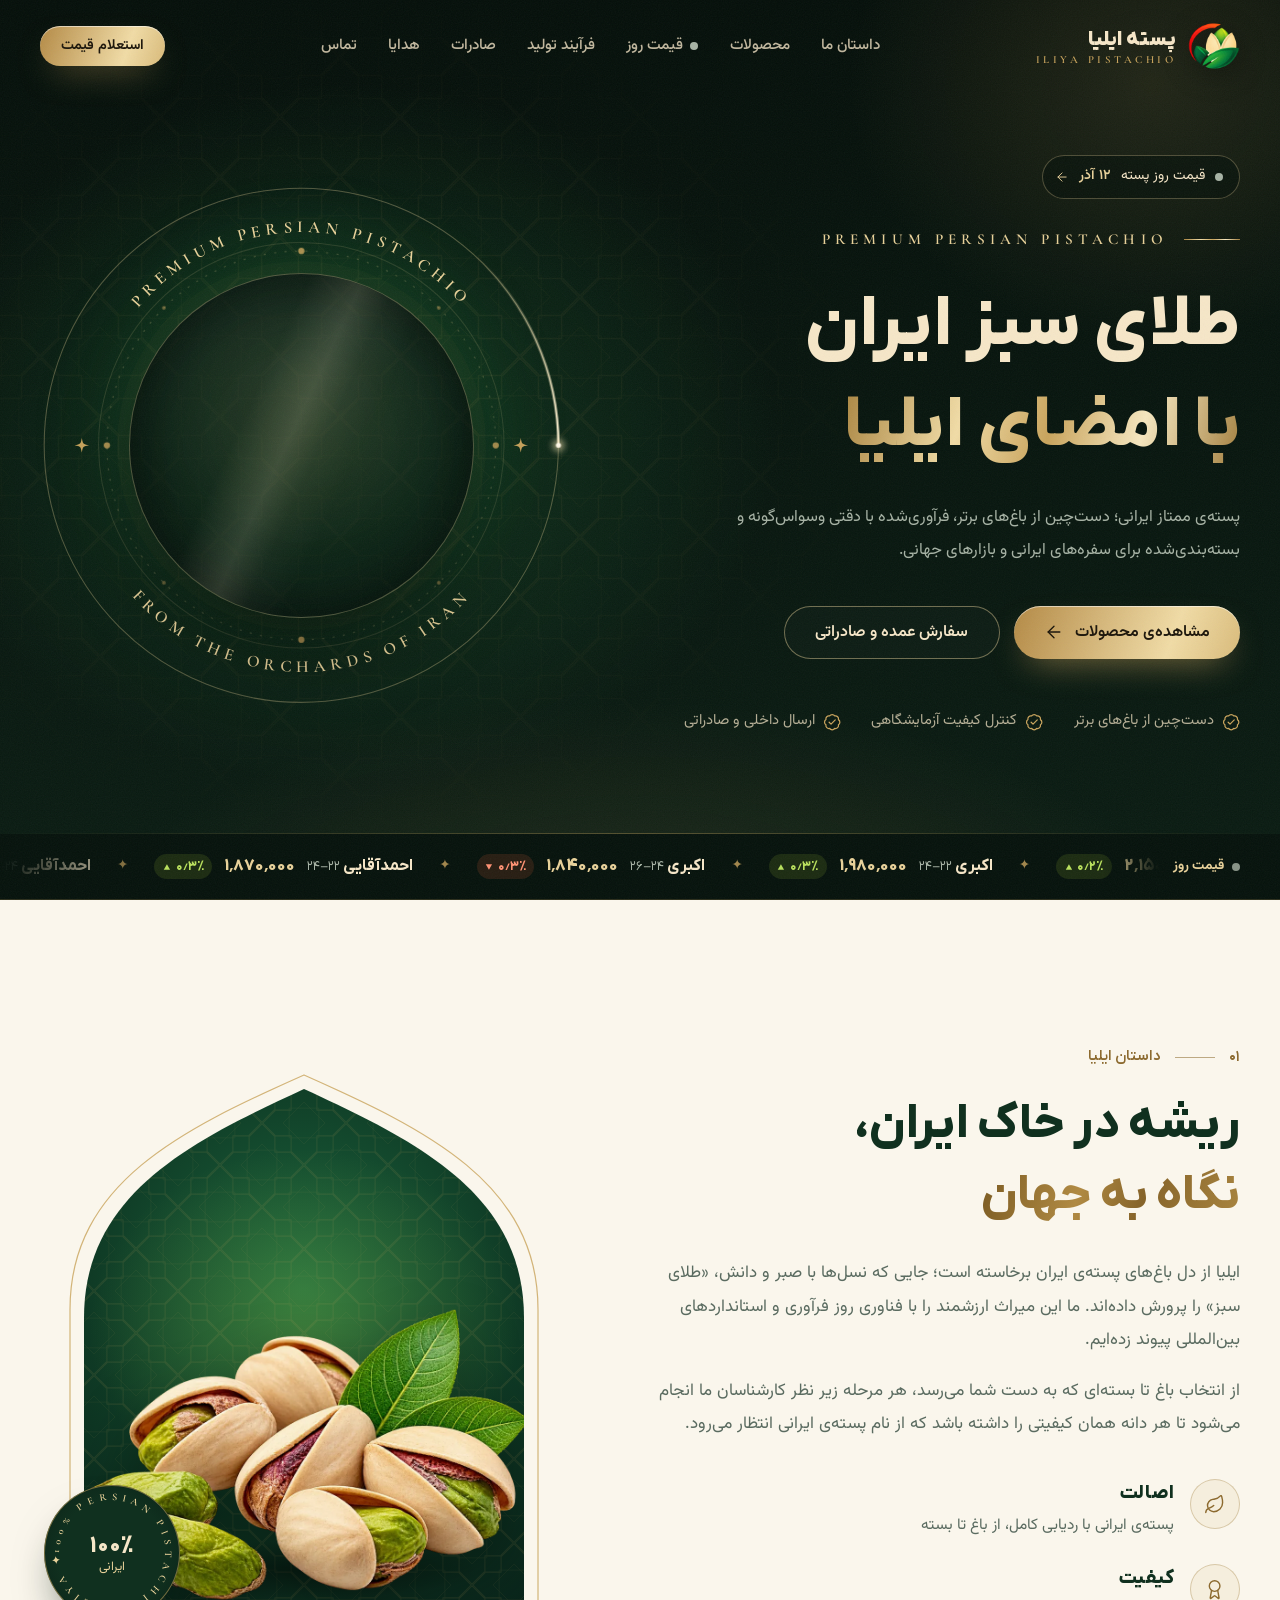
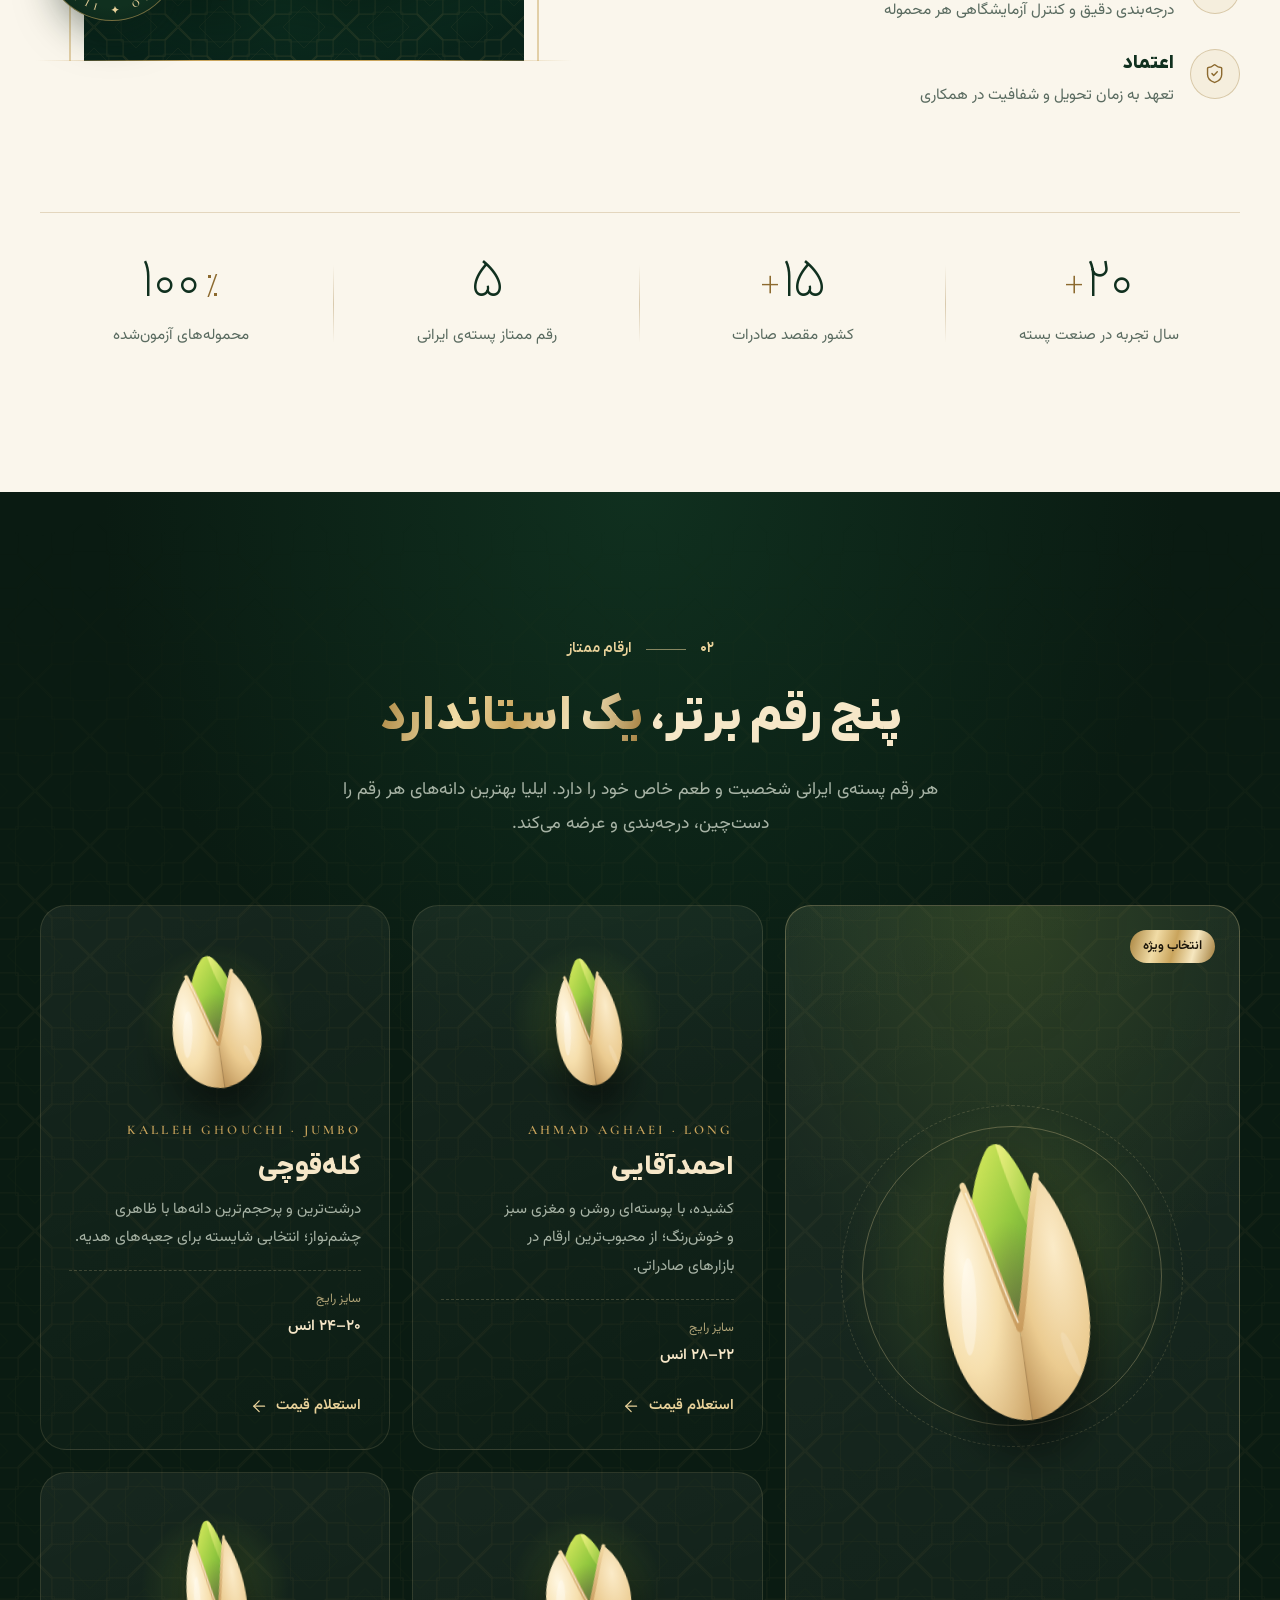
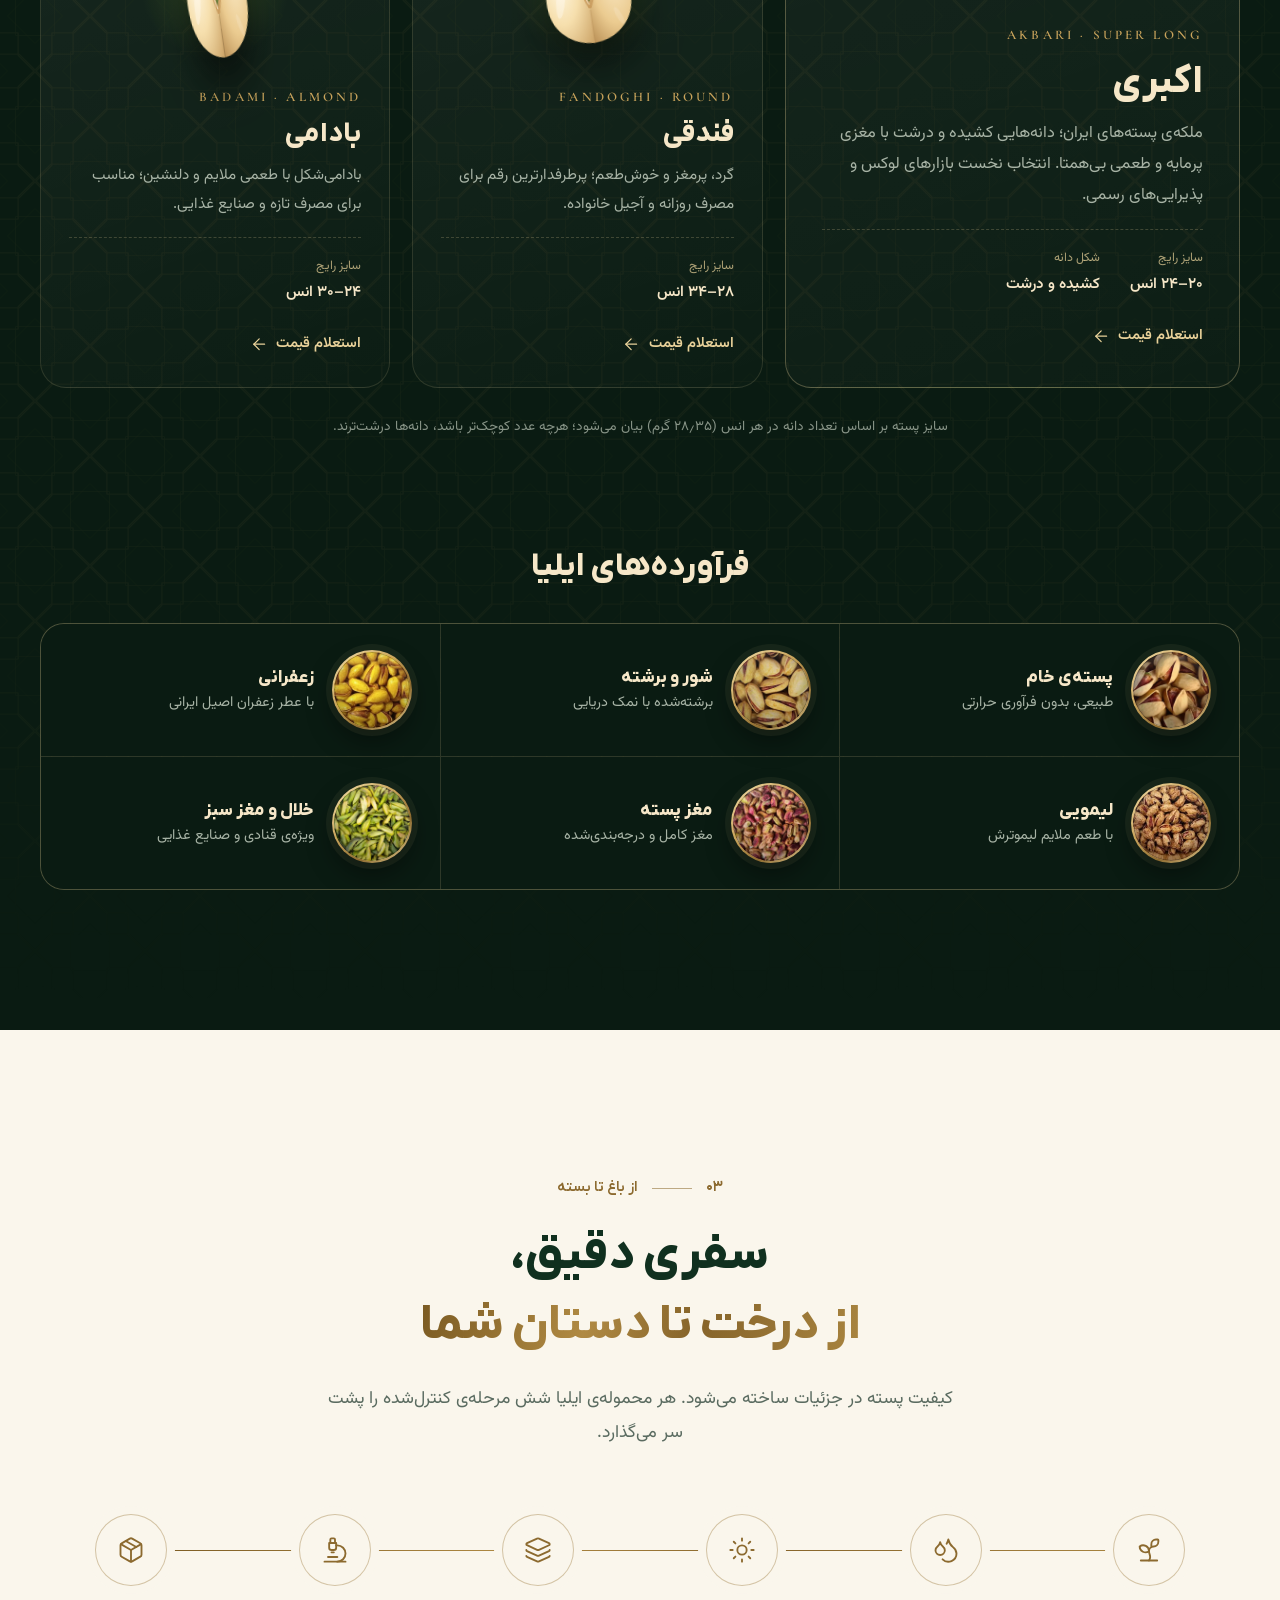
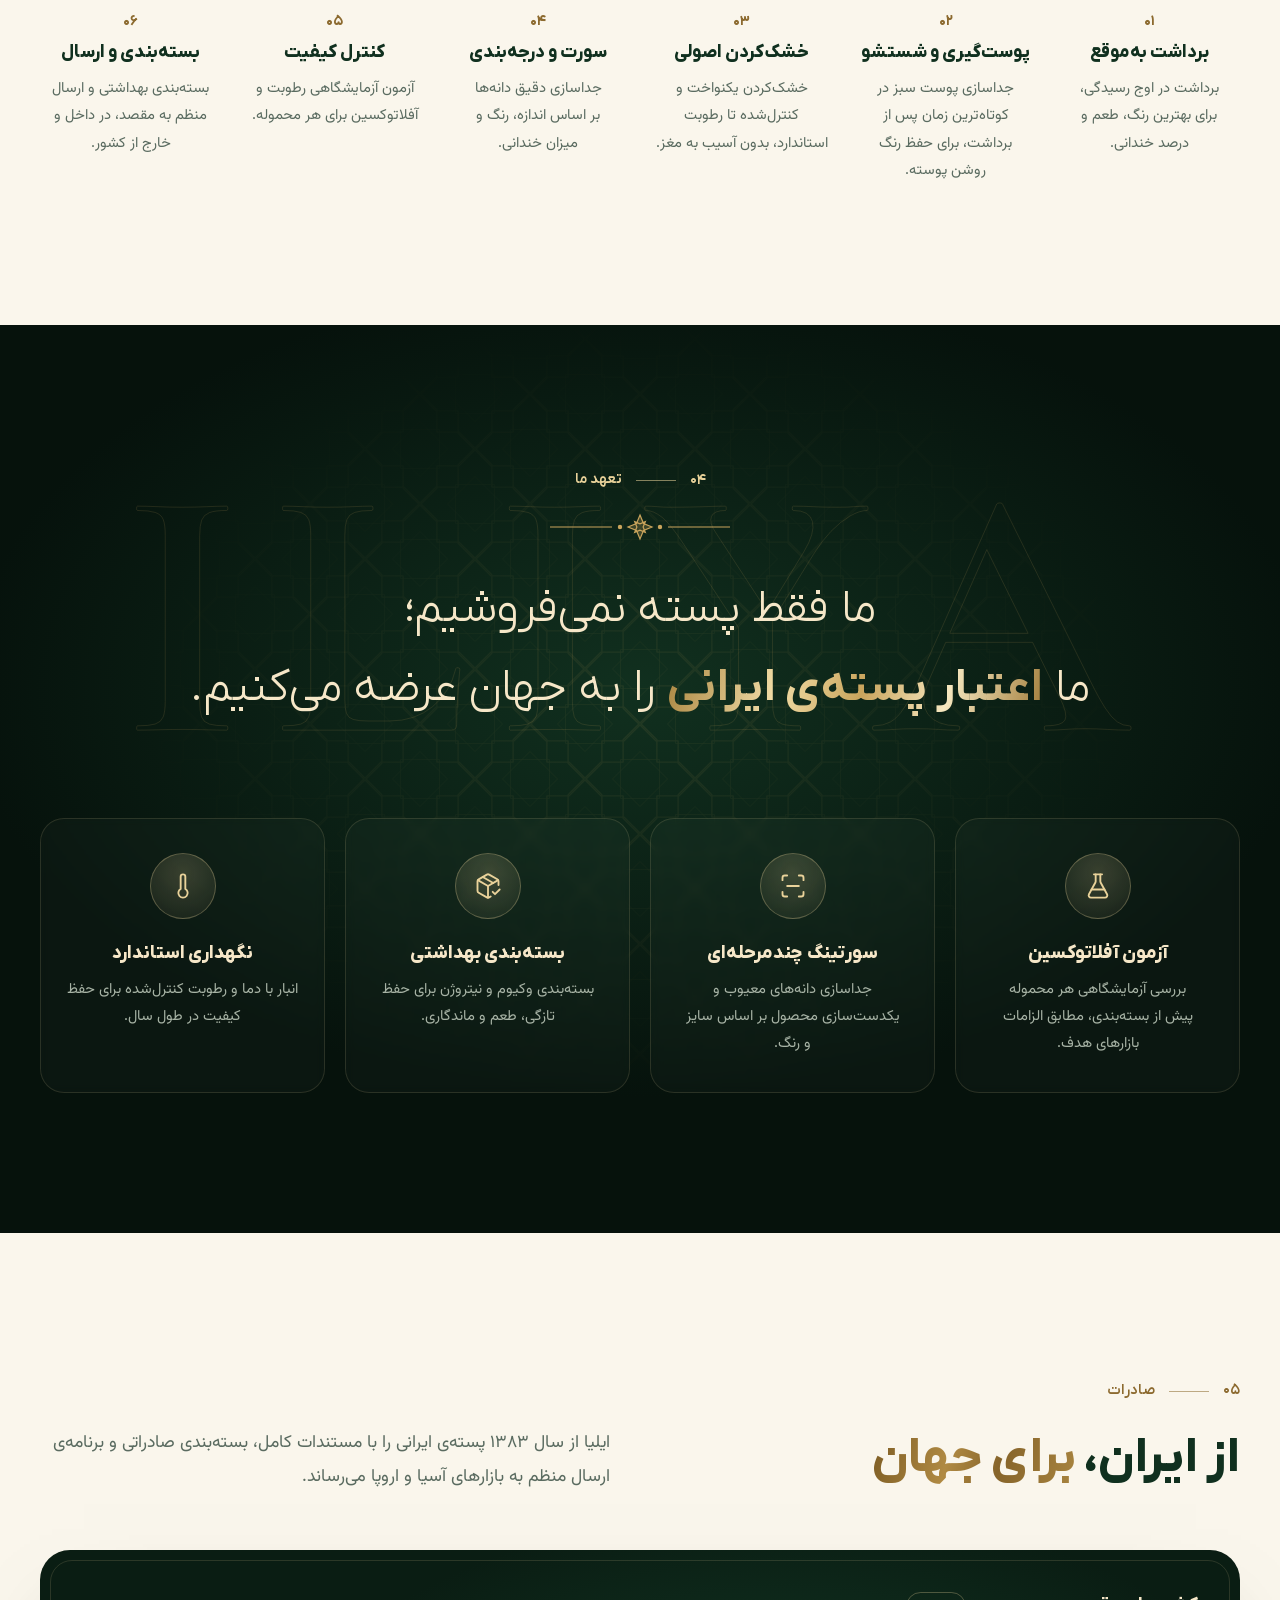
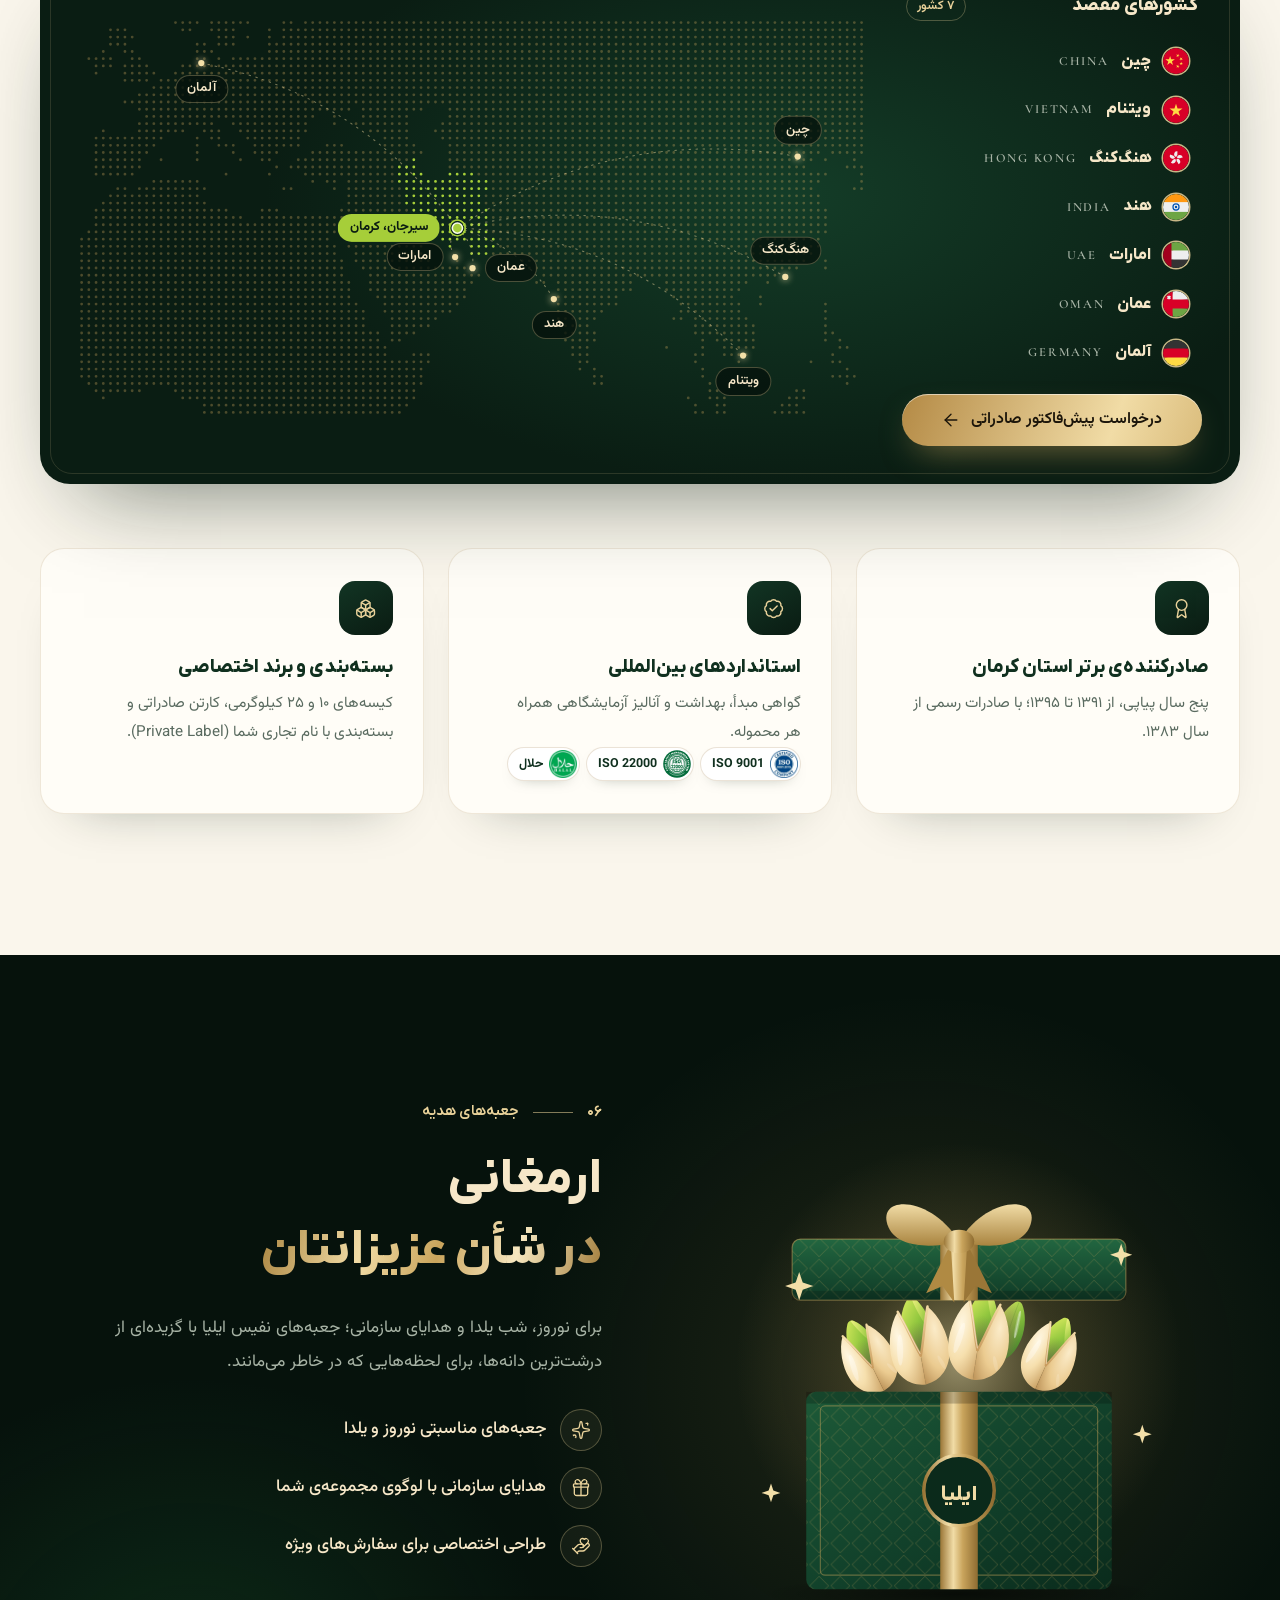
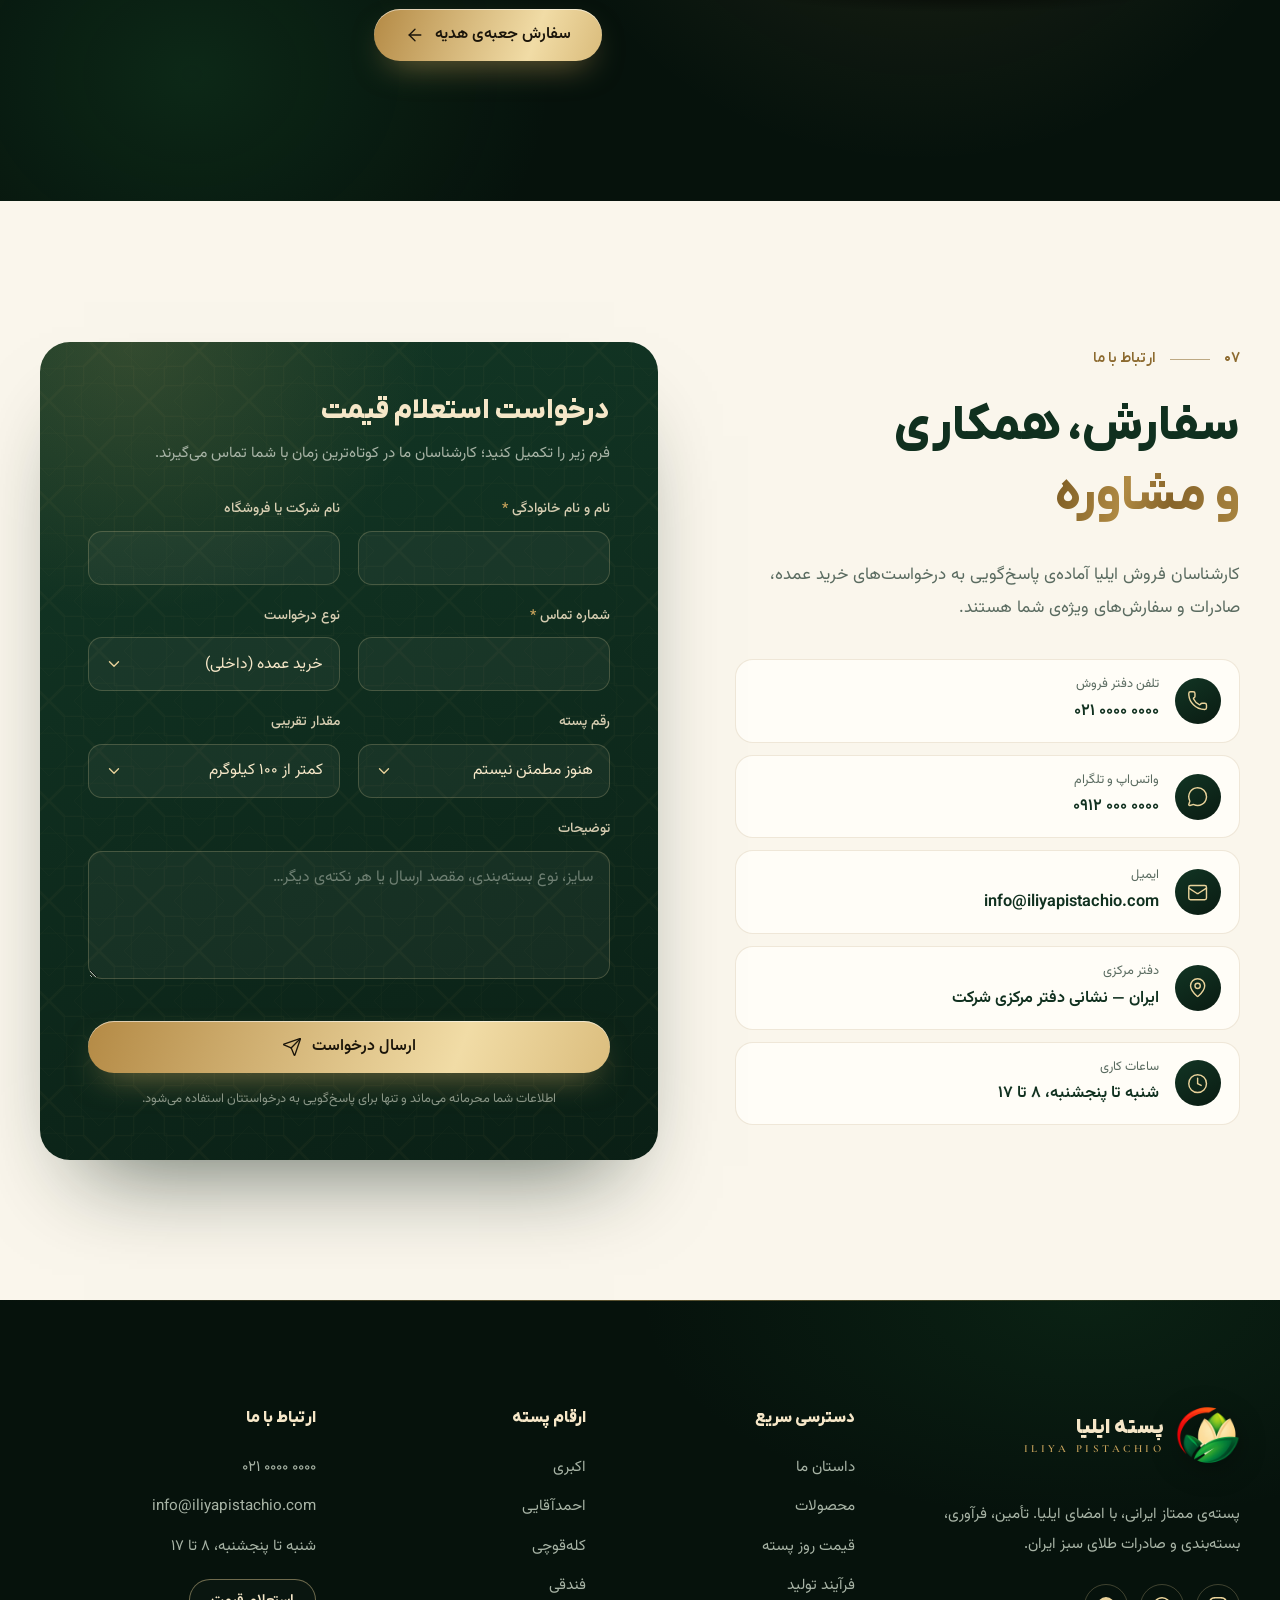
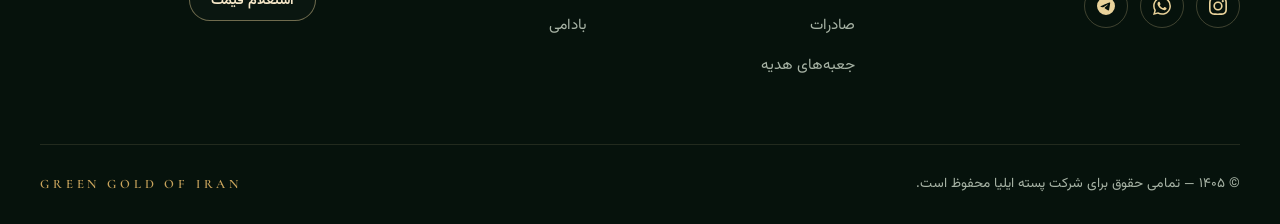
<file: index.html>
<!doctype html>
<html lang="fa" dir="rtl">
<head>
  <meta charset="utf-8">
  <meta name="viewport" content="width=device-width, initial-scale=1, viewport-fit=cover">
  <title>پسته ایلیا | پسته‌ی ممتاز ایرانی</title>
  <meta name="description" content="پسته ایلیا؛ تأمین، فرآوری، بسته‌بندی و صادرات پسته‌ی ممتاز ایرانی در ارقام اکبری، احمدآقایی، کله‌قوچی، فندقی و بادامی.">
  <meta name="theme-color" content="#07150E">
  <!-- نسخه‌ی نمایشی: تا رسمی‌شدن سایت در موتورهای جستجو نمایه نشود. هنگام انتشار رسمی حذف شود. -->
  <meta name="robots" content="noindex, nofollow">
  <meta property="og:type" content="website">
  <meta property="og:locale" content="fa_IR">
  <meta property="og:site_name" content="پسته ایلیا">
  <meta property="og:title" content="پسته ایلیا | پسته‌ی ممتاز ایرانی">
  <meta property="og:description" content="طلای سبز ایران، با امضای ایلیا. پسته‌ی دست‌چین، درجه‌بندی‌شده و آماده‌ی بازارهای داخلی و صادراتی.">
  <!-- آدرس نسخه‌ی نمایشی روی GitHub Pages؛ پس از اتصال دامنه‌ی رسمی، این آدرس‌ها را عوض کنید -->
  <meta property="og:url" content="https://boofkoor.github.io/iliya-demo/">
  <meta property="og:image" content="https://boofkoor.github.io/iliya-demo/assets/img/og-image.jpg">
  <meta name="twitter:card" content="summary_large_image">
  <link rel="icon" href="favicon.ico" sizes="any">
  <link rel="icon" href="assets/img/favicon.png" type="image/png">
  <link rel="apple-touch-icon" href="assets/img/apple-touch-icon.png">
  <link rel="preload" href="assets/fonts/vazirmatn-variable.woff2" as="font" type="font/woff2" crossorigin>
  <link rel="preload" href="assets/fonts/iranyekanx-variable-fanum.woff2" as="font" type="font/woff2" crossorigin>
  <link rel="stylesheet" href="assets/css/style.css?v=5af3b0c9">
  <script src="assets/js/prices-data.js?v=27fa54cf" defer></script>
  <script src="assets/js/prices.js?v=6ad2e6c9" defer></script>
  <script src="assets/js/main.js?v=412d3279" defer></script>
</head>
<body>
  <!-- Icons: Lucide (ISC License, lucide.dev) & Simple Icons (CC0) -->
  <svg class="sprite" xmlns="http://www.w3.org/2000/svg" aria-hidden="true" focusable="false">
  <symbol id="i-sprout" viewBox="0 0 24 24" fill="none" stroke="currentColor" stroke-linecap="round" stroke-linejoin="round"><path d="M14 9.536V7a4 4 0 0 1 4-4h1.5a.5.5 0 0 1 .5.5V5a4 4 0 0 1-4 4 4 4 0 0 0-4 4c0 2 1 3 1 5a5 5 0 0 1-1 3"/><path d="M4 9a5 5 0 0 1 8 4 5 5 0 0 1-8-4"/><path d="M5 21h14"/></symbol>
  <symbol id="i-droplets" viewBox="0 0 24 24" fill="none" stroke="currentColor" stroke-linecap="round" stroke-linejoin="round"><path d="M7 16.3c2.2 0 4-1.83 4-4.05 0-1.16-.57-2.26-1.71-3.19S7.29 6.75 7 5.3c-.29 1.45-1.14 2.84-2.29 3.76S3 11.1 3 12.25c0 2.22 1.8 4.05 4 4.05z"/><path d="M12.56 6.6A10.97 10.97 0 0 0 14 3.02c.5 2.5 2 4.9 4 6.5s3 3.5 3 5.5a6.98 6.98 0 0 1-11.91 4.97"/></symbol>
  <symbol id="i-sun" viewBox="0 0 24 24" fill="none" stroke="currentColor" stroke-linecap="round" stroke-linejoin="round"><circle cx="12" cy="12" r="4"/><path d="M12 2v2"/><path d="M12 20v2"/><path d="m4.93 4.93 1.41 1.41"/><path d="m17.66 17.66 1.41 1.41"/><path d="M2 12h2"/><path d="M20 12h2"/><path d="m6.34 17.66-1.41 1.41"/><path d="m19.07 4.93-1.41 1.41"/></symbol>
  <symbol id="i-layers" viewBox="0 0 24 24" fill="none" stroke="currentColor" stroke-linecap="round" stroke-linejoin="round"><path d="M12.83 2.18a2 2 0 0 0-1.66 0L2.6 6.08a1 1 0 0 0 0 1.83l8.58 3.91a2 2 0 0 0 1.66 0l8.58-3.9a1 1 0 0 0 0-1.83z"/><path d="M2 12a1 1 0 0 0 .58.91l8.6 3.91a2 2 0 0 0 1.65 0l8.58-3.9A1 1 0 0 0 22 12"/><path d="M2 17a1 1 0 0 0 .58.91l8.6 3.91a2 2 0 0 0 1.65 0l8.58-3.9A1 1 0 0 0 22 17"/></symbol>
  <symbol id="i-microscope" viewBox="0 0 24 24" fill="none" stroke="currentColor" stroke-linecap="round" stroke-linejoin="round"><path d="M6 18h8"/><path d="M3 22h18"/><path d="M14 22a7 7 0 1 0 0-14h-1"/><path d="M9 14h2"/><path d="M9 12a2 2 0 0 1-2-2V6h6v4a2 2 0 0 1-2 2Z"/><path d="M12 6V3a1 1 0 0 0-1-1H9a1 1 0 0 0-1 1v3"/></symbol>
  <symbol id="i-package" viewBox="0 0 24 24" fill="none" stroke="currentColor" stroke-linecap="round" stroke-linejoin="round"><path d="M11 21.73a2 2 0 0 0 2 0l7-4A2 2 0 0 0 21 16V8a2 2 0 0 0-1-1.73l-7-4a2 2 0 0 0-2 0l-7 4A2 2 0 0 0 3 8v8a2 2 0 0 0 1 1.73z"/><path d="M12 22V12"/><polyline points="3.29 7 12 12 20.71 7"/><path d="m7.5 4.27 9 5.15"/></symbol>
  <symbol id="i-flask-conical" viewBox="0 0 24 24" fill="none" stroke="currentColor" stroke-linecap="round" stroke-linejoin="round"><path d="M14 2v6a2 2 0 0 0 .245.96l5.51 10.08A2 2 0 0 1 18 22H6a2 2 0 0 1-1.755-2.96l5.51-10.08A2 2 0 0 0 10 8V2"/><path d="M6.453 15h11.094"/><path d="M8.5 2h7"/></symbol>
  <symbol id="i-scan-line" viewBox="0 0 24 24" fill="none" stroke="currentColor" stroke-linecap="round" stroke-linejoin="round"><path d="M3 7V5a2 2 0 0 1 2-2h2"/><path d="M17 3h2a2 2 0 0 1 2 2v2"/><path d="M21 17v2a2 2 0 0 1-2 2h-2"/><path d="M7 21H5a2 2 0 0 1-2-2v-2"/><path d="M7 12h10"/></symbol>
  <symbol id="i-package-check" viewBox="0 0 24 24" fill="none" stroke="currentColor" stroke-linecap="round" stroke-linejoin="round"><path d="M12 22V12"/><path d="m16 17 2 2 4-4"/><path d="M21 11.127V8a2 2 0 0 0-1-1.73l-7-4a2 2 0 0 0-2 0l-7 4A2 2 0 0 0 3 8v8a2 2 0 0 0 1 1.729l7 4a2 2 0 0 0 2 .001l1.32-.753"/><path d="M3.29 7 12 12l8.71-5"/><path d="m7.5 4.27 8.997 5.148"/></symbol>
  <symbol id="i-thermometer" viewBox="0 0 24 24" fill="none" stroke="currentColor" stroke-linecap="round" stroke-linejoin="round"><path d="M14 4v10.54a4 4 0 1 1-4 0V4a2 2 0 0 1 4 0Z"/></symbol>
  <symbol id="i-file-check" viewBox="0 0 24 24" fill="none" stroke="currentColor" stroke-linecap="round" stroke-linejoin="round"><path d="M6 22a2 2 0 0 1-2-2V4a2 2 0 0 1 2-2h8a2.4 2.4 0 0 1 1.704.706l3.588 3.588A2.4 2.4 0 0 1 20 8v12a2 2 0 0 1-2 2z"/><path d="M14 2v5a1 1 0 0 0 1 1h5"/><path d="m9 15 2 2 4-4"/></symbol>
  <symbol id="i-boxes" viewBox="0 0 24 24" fill="none" stroke="currentColor" stroke-linecap="round" stroke-linejoin="round"><path d="M2.97 12.92A2 2 0 0 0 2 14.63v3.24a2 2 0 0 0 .97 1.71l3 1.8a2 2 0 0 0 2.06 0L12 19v-5.5l-5-3-4.03 2.42Z"/><path d="m7 16.5-4.74-2.85"/><path d="m7 16.5 5-3"/><path d="M7 16.5v5.17"/><path d="M12 13.5V19l3.97 2.38a2 2 0 0 0 2.06 0l3-1.8a2 2 0 0 0 .97-1.71v-3.24a2 2 0 0 0-.97-1.71L17 10.5l-5 3Z"/><path d="m17 16.5-5-3"/><path d="m17 16.5 4.74-2.85"/><path d="M17 16.5v5.17"/><path d="M7.97 4.42A2 2 0 0 0 7 6.13v4.37l5 3 5-3V6.13a2 2 0 0 0-.97-1.71l-3-1.8a2 2 0 0 0-2.06 0l-3 1.8Z"/><path d="M12 8 7.26 5.15"/><path d="m12 8 4.74-2.85"/><path d="M12 13.5V8"/></symbol>
  <symbol id="i-tag" viewBox="0 0 24 24" fill="none" stroke="currentColor" stroke-linecap="round" stroke-linejoin="round"><path d="M12.586 2.586A2 2 0 0 0 11.172 2H4a2 2 0 0 0-2 2v7.172a2 2 0 0 0 .586 1.414l8.704 8.704a2.426 2.426 0 0 0 3.42 0l6.58-6.58a2.426 2.426 0 0 0 0-3.42z"/><circle cx="7.5" cy="7.5" r=".5" fill="currentColor"/></symbol>
  <symbol id="i-gift" viewBox="0 0 24 24" fill="none" stroke="currentColor" stroke-linecap="round" stroke-linejoin="round"><path d="M12 7v14"/><path d="M20 11v8a2 2 0 0 1-2 2H6a2 2 0 0 1-2-2v-8"/><path d="M7.5 7a1 1 0 0 1 0-5A4.8 8 0 0 1 12 7a4.8 8 0 0 1 4.5-5 1 1 0 0 1 0 5"/><rect x="3" y="7" width="18" height="4" rx="1"/></symbol>
  <symbol id="i-phone" viewBox="0 0 24 24" fill="none" stroke="currentColor" stroke-linecap="round" stroke-linejoin="round"><path d="M13.832 16.568a1 1 0 0 0 1.213-.303l.355-.465A2 2 0 0 1 17 15h3a2 2 0 0 1 2 2v3a2 2 0 0 1-2 2A18 18 0 0 1 2 4a2 2 0 0 1 2-2h3a2 2 0 0 1 2 2v3a2 2 0 0 1-.8 1.6l-.468.351a1 1 0 0 0-.292 1.233 14 14 0 0 0 6.392 6.384"/></symbol>
  <symbol id="i-mail" viewBox="0 0 24 24" fill="none" stroke="currentColor" stroke-linecap="round" stroke-linejoin="round"><path d="m22 7-8.991 5.727a2 2 0 0 1-2.009 0L2 7"/><rect x="2" y="4" width="20" height="16" rx="2"/></symbol>
  <symbol id="i-map-pin" viewBox="0 0 24 24" fill="none" stroke="currentColor" stroke-linecap="round" stroke-linejoin="round"><path d="M20 10c0 4.993-5.539 10.193-7.399 11.799a1 1 0 0 1-1.202 0C9.539 20.193 4 14.993 4 10a8 8 0 0 1 16 0"/><circle cx="12" cy="10" r="3"/></symbol>
  <symbol id="i-clock" viewBox="0 0 24 24" fill="none" stroke="currentColor" stroke-linecap="round" stroke-linejoin="round"><circle cx="12" cy="12" r="10"/><path d="M12 6v6l4 2"/></symbol>
  <symbol id="i-send" viewBox="0 0 24 24" fill="none" stroke="currentColor" stroke-linecap="round" stroke-linejoin="round"><path d="M14.536 21.686a.5.5 0 0 0 .937-.024l6.5-19a.496.496 0 0 0-.635-.635l-19 6.5a.5.5 0 0 0-.024.937l7.93 3.18a2 2 0 0 1 1.112 1.11z"/><path d="m21.854 2.147-10.94 10.939"/></symbol>
  <symbol id="i-message-circle" viewBox="0 0 24 24" fill="none" stroke="currentColor" stroke-linecap="round" stroke-linejoin="round"><path d="M2.992 16.342a2 2 0 0 1 .094 1.167l-1.065 3.29a1 1 0 0 0 1.236 1.168l3.413-.998a2 2 0 0 1 1.099.092 10 10 0 1 0-4.777-4.719"/></symbol>
  <symbol id="i-badge-check" viewBox="0 0 24 24" fill="none" stroke="currentColor" stroke-linecap="round" stroke-linejoin="round"><path d="M3.85 8.62a4 4 0 0 1 4.78-4.77 4 4 0 0 1 6.74 0 4 4 0 0 1 4.78 4.78 4 4 0 0 1 0 6.74 4 4 0 0 1-4.77 4.78 4 4 0 0 1-6.75 0 4 4 0 0 1-4.78-4.77 4 4 0 0 1 0-6.76Z"/><path d="m16 9-5.5 5.5L8 12"/></symbol>
  <symbol id="i-arrow-left" viewBox="0 0 24 24" fill="none" stroke="currentColor" stroke-linecap="round" stroke-linejoin="round"><path d="m12 19-7-7 7-7"/><path d="M19 12H5"/></symbol>
  <symbol id="i-arrow-up" viewBox="0 0 24 24" fill="none" stroke="currentColor" stroke-linecap="round" stroke-linejoin="round"><path d="m5 12 7-7 7 7"/><path d="M12 19V5"/></symbol>
  <symbol id="i-menu" viewBox="0 0 24 24" fill="none" stroke="currentColor" stroke-linecap="round" stroke-linejoin="round"><path d="M4 5h16"/><path d="M4 12h16"/><path d="M4 19h16"/></symbol>
  <symbol id="i-x" viewBox="0 0 24 24" fill="none" stroke="currentColor" stroke-linecap="round" stroke-linejoin="round"><path d="M18 6 6 18"/><path d="m6 6 12 12"/></symbol>
  <symbol id="i-check" viewBox="0 0 24 24" fill="none" stroke="currentColor" stroke-linecap="round" stroke-linejoin="round"><path d="M20 6 9 17l-5-5"/></symbol>
  <symbol id="i-leaf" viewBox="0 0 24 24" fill="none" stroke="currentColor" stroke-linecap="round" stroke-linejoin="round"><path d="M11 20a10 10 0 0010-10 25.9 25.9 0 00-1.04-7.281 1 1 0 00-1.755-.325C15.833 5.5 13 5.5 9.8 6.1A7 7 0 0011 20"/><path d="M2 21a5 5 0 012.911-4.544C7.613 15.212 8.351 15.24 11 13"/></symbol>
  <symbol id="i-award" viewBox="0 0 24 24" fill="none" stroke="currentColor" stroke-linecap="round" stroke-linejoin="round"><path d="m15.477 12.89 1.515 8.526a.5.5 0 0 1-.81.47l-3.58-2.687a1 1 0 0 0-1.197 0l-3.586 2.686a.5.5 0 0 1-.81-.469l1.514-8.526"/><circle cx="12" cy="8" r="6"/></symbol>
  <symbol id="i-shield-check" viewBox="0 0 24 24" fill="none" stroke="currentColor" stroke-linecap="round" stroke-linejoin="round"><path d="M20 13c0 5-3.5 7.5-7.66 8.95a1 1 0 0 1-.67-.01C7.5 20.5 4 18 4 13V6a1 1 0 0 1 1-1c2 0 4.5-1.2 6.24-2.72a1.17 1.17 0 0 1 1.52 0C14.51 3.81 17 5 19 5a1 1 0 0 1 1 1z"/><path d="m9 12 2 2 4-4"/></symbol>
  <symbol id="i-sparkles" viewBox="0 0 24 24" fill="none" stroke="currentColor" stroke-linecap="round" stroke-linejoin="round"><path d="M11.017 2.814a1 1 0 0 1 1.966 0l1.051 5.558a2 2 0 0 0 1.594 1.594l5.558 1.051a1 1 0 0 1 0 1.966l-5.558 1.051a2 2 0 0 0-1.594 1.594l-1.051 5.558a1 1 0 0 1-1.966 0l-1.051-5.558a2 2 0 0 0-1.594-1.594l-5.558-1.051a1 1 0 0 1 0-1.966l5.558-1.051a2 2 0 0 0 1.594-1.594z"/><path d="M20 2v4"/><path d="M22 4h-4"/><circle cx="4" cy="20" r="2"/></symbol>
  <symbol id="i-globe" viewBox="0 0 24 24" fill="none" stroke="currentColor" stroke-linecap="round" stroke-linejoin="round"><circle cx="12" cy="12" r="10"/><path d="M12 2a14.5 14.5 0 0 0 0 20 14.5 14.5 0 0 0 0-20"/><path d="M2 12h20"/></symbol>
  <symbol id="i-hand-heart" viewBox="0 0 24 24" fill="none" stroke="currentColor" stroke-linecap="round" stroke-linejoin="round"><path d="M11 14h2a2 2 0 0 0 0-4h-3c-.6 0-1.1.2-1.4.6L3 16"/><path d="m14.45 13.39 5.05-4.694C20.196 8 21 6.85 21 5.75a2.75 2.75 0 0 0-4.797-1.837.276.276 0 0 1-.406 0A2.75 2.75 0 0 0 11 5.75c0 1.2.802 2.248 1.5 2.946L16 11.95"/><path d="m2 15 6 6"/><path d="m7 20 1.6-1.4c.3-.4.8-.6 1.4-.6h4c1.1 0 2.1-.4 2.8-1.2l4.6-4.4a1 1 0 0 0-2.75-2.91"/></symbol>
  <symbol id="i-trending-up" viewBox="0 0 24 24" fill="none" stroke="currentColor" stroke-linecap="round" stroke-linejoin="round"><path d="M16 7h6v6"/><path d="m22 7-8.5 8.5-5-5L2 17"/></symbol>
  <symbol id="i-trending-down" viewBox="0 0 24 24" fill="none" stroke="currentColor" stroke-linecap="round" stroke-linejoin="round"><path d="M16 17h6v-6"/><path d="m22 17-8.5-8.5-5 5L2 7"/></symbol>
  <symbol id="i-calculator" viewBox="0 0 24 24" fill="none" stroke="currentColor" stroke-linecap="round" stroke-linejoin="round"><rect width="16" height="20" x="4" y="2" rx="2"/><line x1="8" x2="16" y1="6" y2="6"/><line x1="16" x2="16" y1="14" y2="18"/><path d="M16 10h.01"/><path d="M12 10h.01"/><path d="M8 10h.01"/><path d="M12 14h.01"/><path d="M8 14h.01"/><path d="M12 18h.01"/><path d="M8 18h.01"/></symbol>
  <symbol id="i-bell-ring" viewBox="0 0 24 24" fill="none" stroke="currentColor" stroke-linecap="round" stroke-linejoin="round"><path d="M10.268 21a2 2 0 0 0 3.464 0"/><path d="M22 8c0-2.3-.8-4.3-2-6"/><path d="M3.262 15.326A1 1 0 0 0 4 17h16a1 1 0 0 0 .74-1.673C19.41 13.956 18 12.499 18 8A6 6 0 0 0 6 8c0 4.499-1.411 5.956-2.738 7.326"/><path d="M4 2C2.8 3.7 2 5.7 2 8"/></symbol>
  <symbol id="i-share-2" viewBox="0 0 24 24" fill="none" stroke="currentColor" stroke-linecap="round" stroke-linejoin="round"><circle cx="18" cy="5" r="3"/><circle cx="6" cy="12" r="3"/><circle cx="18" cy="19" r="3"/><line x1="8.59" x2="15.42" y1="13.51" y2="17.49"/><line x1="15.41" x2="8.59" y1="6.51" y2="10.49"/></symbol>
  <symbol id="i-chart-spline" viewBox="0 0 24 24" fill="none" stroke="currentColor" stroke-linecap="round" stroke-linejoin="round"><path d="M3 3v16a2 2 0 0 0 2 2h16"/><path d="M7 16c.5-2 1.5-7 4-7 2 0 2 3 4 3 2.5 0 4.5-5 5-7"/></symbol>
  <symbol id="i-info" viewBox="0 0 24 24" fill="none" stroke="currentColor" stroke-linecap="round" stroke-linejoin="round"><circle cx="12" cy="12" r="10"/><path d="M12 16v-4"/><path d="M12 8h.01"/></symbol>
  <symbol id="i-scale" viewBox="0 0 24 24" fill="none" stroke="currentColor" stroke-linecap="round" stroke-linejoin="round"><path d="M12 3v18"/><path d="m19 8 3 8a5 5 0 0 1-6 0zV7"/><path d="M3 7h1a17 17 0 0 0 8-2 17 17 0 0 0 8 2h1"/><path d="m5 8 3 8a5 5 0 0 1-6 0zV7"/><path d="M7 21h10"/></symbol>
  <symbol id="i-calendar-days" viewBox="0 0 24 24" fill="none" stroke="currentColor" stroke-linecap="round" stroke-linejoin="round"><path d="M8 2v3"/><path d="M16 2v3"/><rect x="3" y="3" width="18" height="18" rx="2"/><path d="M3 9h18"/><path d="M8 13h.01"/><path d="M12 13h.01"/><path d="M16 13h.01"/><path d="M8 17h.01"/><path d="M12 17h.01"/><path d="M16 17h.01"/></symbol>
  <symbol id="i-handshake" viewBox="0 0 24 24" fill="none" stroke="currentColor" stroke-linecap="round" stroke-linejoin="round"><path d="m11 17 2 2a1 1 0 1 0 3-3"/><path d="m14 14 2.5 2.5a1 1 0 1 0 3-3l-3.88-3.88a3 3 0 0 0-4.24 0l-.88.88a1 1 0 1 1-3-3l2.81-2.81a5.79 5.79 0 0 1 7.06-.87l.47.28a2 2 0 0 0 1.42.25L21 4"/><path d="m21 3 1 11h-2"/><path d="M3 3 2 14l6.5 6.5a1 1 0 1 0 3-3"/><path d="M3 4h8"/></symbol>
  <symbol id="i-truck" viewBox="0 0 24 24" fill="none" stroke="currentColor" stroke-linecap="round" stroke-linejoin="round"><path d="M14 18V6a2 2 0 0 0-2-2H4a2 2 0 0 0-2 2v11a1 1 0 0 0 1 1h2"/><path d="M15 18H9"/><path d="M19 18h2a1 1 0 0 0 1-1v-3.65a1 1 0 0 0-.22-.624l-3.48-4.35A1 1 0 0 0 17.52 8H14"/><circle cx="17" cy="18" r="2"/><circle cx="7" cy="18" r="2"/></symbol>
  <symbol id="i-refresh-cw" viewBox="0 0 24 24" fill="none" stroke="currentColor" stroke-linecap="round" stroke-linejoin="round"><path d="M3 12a9 9 0 0 1 9-9 9.75 9.75 0 0 1 6.74 2.74L21 8"/><path d="M21 3v5h-5"/><path d="M21 12a9 9 0 0 1-9 9 9.75 9.75 0 0 1-6.74-2.74L3 16"/><path d="M8 16H3v5"/></symbol>
  <symbol id="i-instagram" viewBox="0 0 24 24" fill="currentColor"><path d="M7.0301.084c-1.2768.0602-2.1487.264-2.911.5634-.7888.3075-1.4575.72-2.1228 1.3877-.6652.6677-1.075 1.3368-1.3802 2.127-.2954.7638-.4956 1.6365-.552 2.914-.0564 1.2775-.0689 1.6882-.0626 4.947.0062 3.2586.0206 3.6671.0825 4.9473.061 1.2765.264 2.1482.5635 2.9107.308.7889.72 1.4573 1.388 2.1228.6679.6655 1.3365 1.0743 2.1285 1.38.7632.295 1.6361.4961 2.9134.552 1.2773.056 1.6884.069 4.9462.0627 3.2578-.0062 3.668-.0207 4.9478-.0814 1.28-.0607 2.147-.2652 2.9098-.5633.7889-.3086 1.4578-.72 2.1228-1.3881.665-.6682 1.0745-1.3378 1.3795-2.1284.2957-.7632.4966-1.636.552-2.9124.056-1.2809.0692-1.6898.063-4.948-.0063-3.2583-.021-3.6668-.0817-4.9465-.0607-1.2797-.264-2.1487-.5633-2.9117-.3084-.7889-.72-1.4568-1.3876-2.1228C21.2982 1.33 20.628.9208 19.8378.6165 19.074.321 18.2017.1197 16.9244.0645 15.6471.0093 15.236-.005 11.977.0014 8.718.0076 8.31.0215 7.0301.0839m.1402 21.6932c-1.17-.0509-1.8053-.2453-2.2287-.408-.5606-.216-.96-.4771-1.3819-.895-.422-.4178-.6811-.8186-.9-1.378-.1644-.4234-.3624-1.058-.4171-2.228-.0595-1.2645-.072-1.6442-.079-4.848-.007-3.2037.0053-3.583.0607-4.848.05-1.169.2456-1.805.408-2.2282.216-.5613.4762-.96.895-1.3816.4188-.4217.8184-.6814 1.3783-.9003.423-.1651 1.0575-.3614 2.227-.4171 1.2655-.06 1.6447-.072 4.848-.079 3.2033-.007 3.5835.005 4.8495.0608 1.169.0508 1.8053.2445 2.228.408.5608.216.96.4754 1.3816.895.4217.4194.6816.8176.9005 1.3787.1653.4217.3617 1.056.4169 2.2263.0602 1.2655.0739 1.645.0796 4.848.0058 3.203-.0055 3.5834-.061 4.848-.051 1.17-.245 1.8055-.408 2.2294-.216.5604-.4763.96-.8954 1.3814-.419.4215-.8181.6811-1.3783.9-.4224.1649-1.0577.3617-2.2262.4174-1.2656.0595-1.6448.072-4.8493.079-3.2045.007-3.5825-.006-4.848-.0608M16.953 5.5864A1.44 1.44 0 1 0 18.39 4.144a1.44 1.44 0 0 0-1.437 1.4424M5.8385 12.012c.0067 3.4032 2.7706 6.1557 6.173 6.1493 3.4026-.0065 6.157-2.7701 6.1506-6.1733-.0065-3.4032-2.771-6.1565-6.174-6.1498-3.403.0067-6.156 2.771-6.1496 6.1738M8 12.0077a4 4 0 1 1 4.008 3.9921A3.9996 3.9996 0 0 1 8 12.0077"/></symbol>
  <symbol id="i-whatsapp" viewBox="0 0 24 24" fill="currentColor"><path d="M17.472 14.382c-.297-.149-1.758-.867-2.03-.967-.273-.099-.471-.148-.67.15-.197.297-.767.966-.94 1.164-.173.199-.347.223-.644.075-.297-.15-1.255-.463-2.39-1.475-.883-.788-1.48-1.761-1.653-2.059-.173-.297-.018-.458.13-.606.134-.133.298-.347.446-.52.149-.174.198-.298.298-.497.099-.198.05-.371-.025-.52-.075-.149-.669-1.612-.916-2.207-.242-.579-.487-.5-.669-.51-.173-.008-.371-.01-.57-.01-.198 0-.52.074-.792.372-.272.297-1.04 1.016-1.04 2.479 0 1.462 1.065 2.875 1.213 3.074.149.198 2.096 3.2 5.077 4.487.709.306 1.262.489 1.694.625.712.227 1.36.195 1.871.118.571-.085 1.758-.719 2.006-1.413.248-.694.248-1.289.173-1.413-.074-.124-.272-.198-.57-.347m-5.421 7.403h-.004a9.87 9.87 0 01-5.031-1.378l-.361-.214-3.741.982.998-3.648-.235-.374a9.86 9.86 0 01-1.51-5.26c.001-5.45 4.436-9.884 9.888-9.884 2.64 0 5.122 1.03 6.988 2.898a9.825 9.825 0 012.893 6.994c-.003 5.45-4.437 9.884-9.885 9.884m8.413-18.297A11.815 11.815 0 0012.05 0C5.495 0 .16 5.335.157 11.892c0 2.096.547 4.142 1.588 5.945L.057 24l6.305-1.654a11.882 11.882 0 005.683 1.448h.005c6.554 0 11.89-5.335 11.893-11.893a11.821 11.821 0 00-3.48-8.413Z"/></symbol>
  <symbol id="i-telegram" viewBox="0 0 24 24" fill="currentColor"><path d="M11.944 0A12 12 0 0 0 0 12a12 12 0 0 0 12 12 12 12 0 0 0 12-12A12 12 0 0 0 12 0a12 12 0 0 0-.056 0zm4.962 7.224c.1-.002.321.023.465.14a.506.506 0 0 1 .171.325c.016.093.036.306.02.472-.18 1.898-.962 6.502-1.36 8.627-.168.9-.499 1.201-.82 1.23-.696.065-1.225-.46-1.9-.902-1.056-.693-1.653-1.124-2.678-1.8-1.185-.78-.417-1.21.258-1.91.177-.184 3.247-2.977 3.307-3.23.007-.032.014-.15-.056-.212s-.174-.041-.249-.024c-.106.024-1.793 1.14-5.061 3.345-.48.33-.913.49-1.302.48-.428-.008-1.252-.241-1.865-.44-.752-.245-1.349-.374-1.297-.789.027-.216.325-.437.893-.663 3.498-1.524 5.83-2.529 6.998-3.014 3.332-1.386 4.025-1.627 4.476-1.635z"/></symbol>
  </svg>
  <a class="skip-link" href="#main">پرش به محتوای اصلی</a>

  <!-- ============ Header ============ -->
  <header class="site-header" data-header>
    <div class="scroll-progress" data-progress></div>
    <div class="container header-inner">
      <a class="brand" href="#home" aria-label="پسته ایلیا — صفحه‌ی اصلی">
        <img class="brand-logo" src="assets/img/logo.webp" alt="" width="600" height="600">
        <span class="brand-text">
          <strong>پسته ایلیا</strong>
          <small lang="en" dir="ltr">ILIYA PISTACHIO</small>
        </span>
      </a>
      <nav class="nav" aria-label="منوی اصلی">
        <a href="#about">داستان ما</a>
        <a href="#products">محصولات</a>
        <a href="prices.html" class="nav-live"><i class="live-dot" aria-hidden="true"></i>قیمت روز</a>
        <a href="#process">فرآیند تولید</a>
        <a href="#export">صادرات</a>
        <a href="#gift">هدایا</a>
        <a href="#contact">تماس</a>
      </nav>
      <a class="btn btn-gold btn-sm header-cta" href="#contact">استعلام قیمت</a>
      <button class="menu-toggle" type="button" aria-label="منو" aria-expanded="false" aria-controls="mobile-menu" data-menu-toggle>
        <span></span><span></span>
      </button>
    </div>
  </header>

  <div class="mobile-menu" id="mobile-menu" data-menu inert>
    <nav class="mobile-nav" aria-label="منوی موبایل">
      <a href="#about" style="--i:0">داستان ما</a>
      <a href="#products" style="--i:1">محصولات</a>
      <a href="prices.html" style="--i:2">قیمت روز</a>
      <a href="#process" style="--i:3">فرآیند تولید</a>
      <a href="#export" style="--i:4">صادرات</a>
      <a href="#gift" style="--i:5">هدایا</a>
      <a href="#contact" style="--i:6">تماس با ما</a>
    </nav>
    <a class="btn btn-gold" href="#contact">استعلام قیمت</a>
    <p class="mobile-menu-note" lang="en" dir="ltr">ILIYA · PREMIUM PERSIAN PISTACHIO</p>
  </div>

  <main id="main">

    <!-- ============ First screen: the hero and the price ticker fill it together ============ -->
    <div class="first-screen">

      <!-- ============ Hero ============ -->
      <section class="hero" id="home">
        <div class="hero-bg" aria-hidden="true"></div>
        <div class="container hero-grid">
          <div class="hero-copy">
            <a class="price-pill" href="prices.html">
              <i class="live-dot" aria-hidden="true"></i>
              <span>قیمت روز پسته</span>
              <b data-price-pill-date>به‌روز شد</b>
              <svg class="icon" aria-hidden="true"><use href="#i-arrow-left"/></svg>
            </a>
            <p class="eyebrow"><span class="eyebrow-line"></span><span lang="en" dir="ltr">Premium Persian Pistachio</span></p>
            <h1 class="hero-title">
              <span class="line"><span>طلای سبز ایران</span></span>
              <span class="line"><span class="gold-text">با امضای ایلیا</span></span>
            </h1>
            <p class="hero-lead">پسته‌ی ممتاز ایرانی؛ دست‌چین از باغ‌های برتر، فرآوری‌شده با دقتی وسواس‌گونه و بسته‌بندی‌شده برای سفره‌های ایرانی و بازارهای جهانی.</p>
            <div class="hero-actions">
              <a class="btn btn-gold" href="#products">
                مشاهده‌ی محصولات
                <svg class="icon" aria-hidden="true"><use href="#i-arrow-left"/></svg>
              </a>
              <a class="btn btn-ghost" href="#contact" data-request="export">سفارش عمده و صادراتی</a>
            </div>
            <ul class="hero-badges">
              <li><svg class="icon" aria-hidden="true"><use href="#i-badge-check"/></svg>دست‌چین از باغ‌های برتر</li>
              <li><svg class="icon" aria-hidden="true"><use href="#i-badge-check"/></svg>کنترل کیفیت آزمایشگاهی</li>
              <li><svg class="icon" aria-hidden="true"><use href="#i-badge-check"/></svg>ارسال داخلی و صادراتی</li>
            </ul>
          </div>

          <div class="hero-visual" aria-hidden="true">
            <div class="medallion">
              <div class="medallion-glow"></div>
              <svg class="medallion-ring" viewBox="0 0 500 500">
                <defs>
                  <path id="ring-arc-top" d="M46 250A204 204 0 0 1 454 250"/>
                  <path id="ring-arc-bottom" d="M33 250A217 217 0 0 0 467 250"/>
                  <linearGradient id="ring-comet-fade" gradientUnits="userSpaceOnUse" x1="414.61" y1="67.19" x2="496" y2="250"><stop offset="0" stop-color="#F6E3B0" stop-opacity="0"/><stop offset="1" stop-color="#FFF4D6"/></linearGradient>
                  <filter id="ring-comet-glow" x="-200%" y="-200%" width="500%" height="500%"><feGaussianBlur stdDeviation="3"/></filter>
                </defs>
                <circle class="ring-line ring-draw" cx="250" cy="250" r="246" pathLength="1"/>
                <circle class="ring-line ring-line--fine ring-draw" cx="250" cy="250" r="194" pathLength="1"/>
                <g class="ring-comet">
                  <path d="M414.61 67.19A246 246 0 0 1 496 250" fill="none" stroke="url(#ring-comet-fade)" stroke-width="2.2" stroke-linecap="round"/>
                  <circle cx="496" cy="250" r="6" fill="#F6E3B0" opacity=".55" filter="url(#ring-comet-glow)"/>
                  <circle cx="496" cy="250" r="2.4" fill="#FFF8E6"/>
                </g>
                <g class="ring-deco">
                  <circle class="ring-line ring-line--dashed" cx="250" cy="250" r="186"/>
                  <circle class="ring-bead" cx="436" cy="250" r="3"/>
                  <circle class="ring-bead" cx="250" cy="436" r="3"/>
                  <circle class="ring-bead" cx="64" cy="250" r="3"/>
                  <circle class="ring-bead" cx="250" cy="64" r="3"/>
                  <circle class="ring-bead ring-bead--sm" cx="381.52" cy="381.52" r="1.8"/>
                  <circle class="ring-bead ring-bead--sm" cx="118.48" cy="381.52" r="1.8"/>
                  <circle class="ring-bead ring-bead--sm" cx="118.48" cy="118.48" r="1.8"/>
                  <circle class="ring-bead ring-bead--sm" cx="381.52" cy="118.48" r="1.8"/>
                </g>
                <g class="ring-words">
                  <text class="ring-text"><textPath href="#ring-arc-top" startOffset="50%" text-anchor="middle">PREMIUM PERSIAN PISTACHIO</textPath></text>
                  <text class="ring-text"><textPath href="#ring-arc-bottom" startOffset="50%" text-anchor="middle">FROM THE ORCHARDS OF IRAN</textPath></text>
                  <g class="ring-stars"><path d="M40 243C41.12 248.88 41.12 248.88 47 250C41.12 251.12 41.12 251.12 40 257C38.88 251.12 38.88 251.12 33 250C38.88 248.88 38.88 248.88 40 243Z"/><path d="M460 243C461.12 248.88 461.12 248.88 467 250C461.12 251.12 461.12 251.12 460 257C458.88 251.12 458.88 251.12 453 250C458.88 248.88 458.88 248.88 460 243Z"/></g>
                </g>
                <g class="ring-spark" style="--k:0"><path d="M461.19 77C462.47 83.72 462.47 83.72 469.19 85C462.47 86.28 462.47 86.28 461.19 93C459.91 86.28 459.91 86.28 453.19 85C459.91 83.72 459.91 83.72 461.19 77Z"/></g>
                <g class="ring-spark" style="--k:1"><path d="M417.46 458.34C418.42 463.38 418.42 463.38 423.46 464.34C418.42 465.3 418.42 465.3 417.46 470.34C416.5 465.3 416.5 465.3 411.46 464.34C416.5 463.38 416.5 463.38 417.46 458.34Z"/></g>
                <g class="ring-spark" style="--k:2"><path d="M83.77 455.76C84.89 461.64 84.89 461.64 90.77 462.76C84.89 463.88 84.89 463.88 83.77 469.76C82.65 463.88 82.65 463.88 76.77 462.76C82.65 461.64 82.65 461.64 83.77 455.76Z"/></g>
                <g class="ring-spark" style="--k:3"><path d="M29.48 95.75C30.36 100.37 30.36 100.37 34.98 101.25C30.36 102.13 30.36 102.13 29.48 106.75C28.6 102.13 28.6 102.13 23.98 101.25C28.6 100.37 28.6 100.37 29.48 95.75Z"/></g>
              </svg>
              <div class="medallion-core">
                <img class="medallion-logo" src="assets/img/logo.webp" alt="" width="600" height="600">
                <i class="core-shine"></i>
              </div>
            </div>
          </div>
        </div>
        <a class="scroll-cue" href="#about"><span>کشف کنید</span><i aria-hidden="true"></i></a>
      </section>

      <!-- ============ Price ticker (filled from the daily price data; variety names are the fallback). The whole strip links to the price board. ============ -->
      <a class="marquee marquee--ticker" href="prices.html" data-price-ticker>
        <span class="ticker-label"><i class="live-dot" aria-hidden="true"></i>قیمت روز</span>
        <div class="marquee-track" aria-hidden="true">
          <div class="marquee-group">
            <span class="mq-fa">اکبری</span><span class="mq-en">Akbari</span><i>✦</i>
            <span class="mq-fa">احمدآقایی</span><span class="mq-en">Ahmad Aghaei</span><i>✦</i>
            <span class="mq-fa">کله‌قوچی</span><span class="mq-en">Kalleh Ghouchi</span><i>✦</i>
            <span class="mq-fa">فندقی</span><span class="mq-en">Fandoghi</span><i>✦</i>
            <span class="mq-fa">بادامی</span><span class="mq-en">Badami</span><i>✦</i>
          </div>
          <div class="marquee-group">
            <span class="mq-fa">اکبری</span><span class="mq-en">Akbari</span><i>✦</i>
            <span class="mq-fa">احمدآقایی</span><span class="mq-en">Ahmad Aghaei</span><i>✦</i>
            <span class="mq-fa">کله‌قوچی</span><span class="mq-en">Kalleh Ghouchi</span><i>✦</i>
            <span class="mq-fa">فندقی</span><span class="mq-en">Fandoghi</span><i>✦</i>
            <span class="mq-fa">بادامی</span><span class="mq-en">Badami</span><i>✦</i>
          </div>
        </div>
      </a>
    </div>

    <!-- ============ About ============ -->
    <section class="section section--light about" id="about">
      <div class="container about-grid">
        <div class="about-copy">
          <header class="section-head" data-reveal>
            <p class="kicker"><span class="kicker-num">۰۱</span><span class="kicker-line"></span>داستان ایلیا</p>
            <h2 class="title">ریشه در خاک ایران،<br><em>نگاه به جهان</em></h2>
          </header>
          <p data-reveal style="--d:1">ایلیا از دل باغ‌های پسته‌ی ایران برخاسته است؛ جایی که نسل‌ها با صبر و دانش، «طلای سبز» را پرورش داده‌اند. ما این میراث ارزشمند را با فناوری روز فرآوری و استانداردهای بین‌المللی پیوند زده‌ایم.</p>
          <p data-reveal style="--d:2">از انتخاب باغ تا بسته‌ای که به دست شما می‌رسد، هر مرحله زیر نظر کارشناسان ما انجام می‌شود تا هر دانه همان کیفیتی را داشته باشد که از نام پسته‌ی ایرانی انتظار می‌رود.</p>
          <ul class="values">
            <li data-reveal style="--d:3">
              <span class="value-icon"><svg class="icon" aria-hidden="true"><use href="#i-leaf"/></svg></span>
              <div><h3>اصالت</h3><p>پسته‌ی ایرانی با ردیابی کامل، از باغ تا بسته</p></div>
            </li>
            <li data-reveal style="--d:4">
              <span class="value-icon"><svg class="icon" aria-hidden="true"><use href="#i-award"/></svg></span>
              <div><h3>کیفیت</h3><p>درجه‌بندی دقیق و کنترل آزمایشگاهی هر محموله</p></div>
            </li>
            <li data-reveal style="--d:5">
              <span class="value-icon"><svg class="icon" aria-hidden="true"><use href="#i-shield-check"/></svg></span>
              <div><h3>اعتماد</h3><p>تعهد به زمان تحویل و شفافیت در همکاری</p></div>
            </li>
          </ul>
        </div>

        <div class="about-visual" data-reveal style="--d:2" aria-hidden="true">
          <div class="arch">
            <svg class="arch-frame arch-frame--outer" viewBox="0 0 100 130" preserveAspectRatio="none"><path d="M0 130V52C0 24 24 12 50 0C76 12 100 24 100 52V130"/></svg>
            <div class="arch-inner">
              <img class="about-photo" src="assets/img/about-pistachios.webp" alt="" width="1000" height="646" loading="lazy" decoding="async">
            </div>
          </div>
          <div class="seal">
            <svg viewBox="0 0 200 200">
              <defs><path id="seal-path" d="M100 100m-78 0a78 78 0 1 1 156 0a78 78 0 1 1-156 0"/></defs>
              <text><textPath href="#seal-path" textLength="485" lengthAdjust="spacing">100% PERSIAN PISTACHIO ✦ ILIYA ✦</textPath></text>
            </svg>
            <span class="seal-center"><b>۱۰۰٪</b><small>ایرانی</small></span>
          </div>
        </div>
      </div>

      <!-- اعداد زیر نمونه هستند؛ با آمار واقعی شرکت جایگزین شوند -->
      <div class="container">
        <ul class="stats">
          <li data-reveal><span class="stat-num" dir="ltr"><span class="stat-plus">+</span><span data-count="20">۲۰</span></span><span class="stat-label">سال تجربه در صنعت پسته</span></li>
          <li data-reveal style="--d:1"><span class="stat-num" dir="ltr"><span class="stat-plus">+</span><span data-count="15">۱۵</span></span><span class="stat-label">کشور مقصد صادرات</span></li>
          <li data-reveal style="--d:2"><span class="stat-num" dir="ltr"><span data-count="5">۵</span></span><span class="stat-label">رقم ممتاز پسته‌ی ایرانی</span></li>
          <li data-reveal style="--d:3"><span class="stat-num" dir="ltr"><span data-count="100">۱۰۰</span><span class="stat-plus">٪</span></span><span class="stat-label">محموله‌های آزمون‌شده</span></li>
        </ul>
      </div>
    </section>

    <!-- ============ Varieties ============ -->
    <section class="section section--dark varieties" id="products">
      <div class="section-bg-pattern" aria-hidden="true"></div>
      <div class="container">
        <header class="section-head section-head--center" data-reveal>
          <p class="kicker"><span class="kicker-num">۰۲</span><span class="kicker-line"></span>ارقام ممتاز</p>
          <h2 class="title">پنج رقم برتر، <em>یک استاندارد</em></h2>
          <p class="lead">هر رقم پسته‌ی ایرانی شخصیت و طعم خاص خود را دارد. ایلیا بهترین دانه‌های هر رقم را دست‌چین، درجه‌بندی و عرضه می‌کند.</p>
        </header>

        <div class="varieties-grid">
          <article class="variety variety--featured spot" data-reveal>
            <span class="variety-badge">انتخاب ویژه</span>
            <div class="variety-visual"><img src="assets/img/pistachio.svg" alt="پسته‌ی اکبری" style="--sx:.82;--sy:1.06"></div>
            <div class="variety-body">
              <span class="variety-en" lang="en" dir="ltr">Akbari · Super Long</span>
              <h3>اکبری</h3>
              <p>ملکه‌ی پسته‌های ایران؛ دانه‌هایی کشیده و درشت با مغزی پرمایه و طعمی بی‌همتا. انتخاب نخست بازارهای لوکس و پذیرایی‌های رسمی.</p>
              <dl class="variety-specs">
                <div><dt>سایز رایج</dt><dd>۲۰–۲۴ انس</dd></div>
                <div><dt>شکل دانه</dt><dd>کشیده و درشت</dd></div>
              </dl>
              <a class="variety-link" href="#contact" data-product="akbari">استعلام قیمت<svg class="icon" aria-hidden="true"><use href="#i-arrow-left"/></svg></a>
            </div>
          </article>

          <article class="variety spot" data-reveal style="--d:1">
            <div class="variety-visual"><img src="assets/img/pistachio.svg" alt="پسته‌ی احمدآقایی" style="--sx:.76;--sy:1"></div>
            <div class="variety-body">
              <span class="variety-en" lang="en" dir="ltr">Ahmad Aghaei · Long</span>
              <h3>احمدآقایی</h3>
              <p>کشیده، با پوسته‌ای روشن و مغزی سبز و خوش‌رنگ؛ از محبوب‌ترین ارقام در بازارهای صادراتی.</p>
              <dl class="variety-specs"><div><dt>سایز رایج</dt><dd>۲۲–۲۸ انس</dd></div></dl>
              <a class="variety-link" href="#contact" data-product="ahmad-aghaei">استعلام قیمت<svg class="icon" aria-hidden="true"><use href="#i-arrow-left"/></svg></a>
            </div>
          </article>

          <article class="variety spot" data-reveal style="--d:2">
            <div class="variety-visual"><img src="assets/img/pistachio.svg" alt="پسته‌ی کله‌قوچی" style="--sx:1.04;--sy:1.04"></div>
            <div class="variety-body">
              <span class="variety-en" lang="en" dir="ltr">Kalleh Ghouchi · Jumbo</span>
              <h3>کله‌قوچی</h3>
              <p>درشت‌ترین و پرحجم‌ترین دانه‌ها با ظاهری چشم‌نواز؛ انتخابی شایسته برای جعبه‌های هدیه.</p>
              <dl class="variety-specs"><div><dt>سایز رایج</dt><dd>۲۰–۲۴ انس</dd></div></dl>
              <a class="variety-link" href="#contact" data-product="kalleh-ghouchi">استعلام قیمت<svg class="icon" aria-hidden="true"><use href="#i-arrow-left"/></svg></a>
            </div>
          </article>

          <article class="variety spot" data-reveal style="--d:3">
            <div class="variety-visual"><img src="assets/img/pistachio.svg" alt="پسته‌ی فندقی" style="--sx:1;--sy:.86"></div>
            <div class="variety-body">
              <span class="variety-en" lang="en" dir="ltr">Fandoghi · Round</span>
              <h3>فندقی</h3>
              <p>گرد، پرمغز و خوش‌طعم؛ پرطرفدارترین رقم برای مصرف روزانه و آجیل خانواده.</p>
              <dl class="variety-specs"><div><dt>سایز رایج</dt><dd>۲۸–۳۴ انس</dd></div></dl>
              <a class="variety-link" href="#contact" data-product="fandoghi">استعلام قیمت<svg class="icon" aria-hidden="true"><use href="#i-arrow-left"/></svg></a>
            </div>
          </article>

          <article class="variety spot" data-reveal style="--d:4">
            <div class="variety-visual"><img src="assets/img/pistachio.svg" alt="پسته‌ی بادامی" style="--sx:.7;--sy:1.08"></div>
            <div class="variety-body">
              <span class="variety-en" lang="en" dir="ltr">Badami · Almond</span>
              <h3>بادامی</h3>
              <p>بادامی‌شکل با طعمی ملایم و دلنشین؛ مناسب برای مصرف تازه و صنایع غذایی.</p>
              <dl class="variety-specs"><div><dt>سایز رایج</dt><dd>۲۴–۳۰ انس</dd></div></dl>
              <a class="variety-link" href="#contact" data-product="badami">استعلام قیمت<svg class="icon" aria-hidden="true"><use href="#i-arrow-left"/></svg></a>
            </div>
          </article>
        </div>
        <p class="footnote" data-reveal>سایز پسته بر اساس تعداد دانه در هر انس (۲۸٫۳۵ گرم) بیان می‌شود؛ هرچه عدد کوچک‌تر باشد، دانه‌ها درشت‌ترند.</p>

        <div class="forms">
          <h3 class="forms-title" data-reveal>فرآورده‌های ایلیا</h3>
          <ul class="forms-grid">
            <li data-reveal style="--d:0"><span class="form-photo"><img src="assets/img/products/raw.webp" alt="" width="80" height="80" loading="lazy" decoding="async"></span><div><h4>پسته‌ی خام</h4><p>طبیعی، بدون فرآوری حرارتی</p></div></li>
            <li data-reveal style="--d:1"><span class="form-photo"><img src="assets/img/products/roasted.webp" alt="" width="80" height="80" loading="lazy" decoding="async"></span><div><h4>شور و برشته</h4><p>برشته‌شده با نمک دریایی</p></div></li>
            <li data-reveal style="--d:2"><span class="form-photo"><img src="assets/img/products/saffron.webp" alt="" width="80" height="80" loading="lazy" decoding="async"></span><div><h4>زعفرانی</h4><p>با عطر زعفران اصیل ایرانی</p></div></li>
            <li data-reveal style="--d:3"><span class="form-photo"><img src="assets/img/products/lemon.webp" alt="" width="80" height="80" loading="lazy" decoding="async"></span><div><h4>لیمویی</h4><p>با طعم ملایم لیموترش</p></div></li>
            <li data-reveal style="--d:4"><span class="form-photo"><img src="assets/img/products/kernel.webp" alt="" width="80" height="80" loading="lazy" decoding="async"></span><div><h4>مغز پسته</h4><p>مغز کامل و درجه‌بندی‌شده</p></div></li>
            <li data-reveal style="--d:5"><span class="form-photo"><img src="assets/img/products/sliver.webp" alt="" width="80" height="80" loading="lazy" decoding="async"></span><div><h4>خلال و مغز سبز</h4><p>ویژه‌ی قنادی و صنایع غذایی</p></div></li>
          </ul>
        </div>
      </div>
    </section>

    <!-- ============ Process ============ -->
    <section class="section section--light process" id="process">
      <div class="container">
        <header class="section-head section-head--center" data-reveal>
          <p class="kicker"><span class="kicker-num">۰۳</span><span class="kicker-line"></span>از باغ تا بسته</p>
          <h2 class="title">سفری دقیق،<br><em>از درخت تا دستان شما</em></h2>
          <p class="lead">کیفیت پسته در جزئیات ساخته می‌شود. هر محموله‌ی ایلیا شش مرحله‌ی کنترل‌شده را پشت سر می‌گذارد.</p>
        </header>
        <ol class="steps" data-steps>
          <li class="step" data-reveal style="--d:0">
            <span class="step-node"><svg class="icon" aria-hidden="true"><use href="#i-sprout"/></svg></span>
            <span class="step-num">۰۱</span>
            <h3>برداشت به‌موقع</h3>
            <p>برداشت در اوج رسیدگی، برای بهترین رنگ، طعم و درصد خندانی.</p>
          </li>
          <li class="step" data-reveal style="--d:1">
            <span class="step-node"><svg class="icon" aria-hidden="true"><use href="#i-droplets"/></svg></span>
            <span class="step-num">۰۲</span>
            <h3>پوست‌گیری و شستشو</h3>
            <p>جداسازی پوست سبز در کوتاه‌ترین زمان پس از برداشت، برای حفظ رنگ روشن پوسته.</p>
          </li>
          <li class="step" data-reveal style="--d:2">
            <span class="step-node"><svg class="icon" aria-hidden="true"><use href="#i-sun"/></svg></span>
            <span class="step-num">۰۳</span>
            <h3>خشک‌کردن اصولی</h3>
            <p>خشک‌کردن یکنواخت و کنترل‌شده تا رطوبت استاندارد، بدون آسیب به مغز.</p>
          </li>
          <li class="step" data-reveal style="--d:3">
            <span class="step-node"><svg class="icon" aria-hidden="true"><use href="#i-layers"/></svg></span>
            <span class="step-num">۰۴</span>
            <h3>سورت و درجه‌بندی</h3>
            <p>جداسازی دقیق دانه‌ها بر اساس اندازه، رنگ و میزان خندانی.</p>
          </li>
          <li class="step" data-reveal style="--d:4">
            <span class="step-node"><svg class="icon" aria-hidden="true"><use href="#i-microscope"/></svg></span>
            <span class="step-num">۰۵</span>
            <h3>کنترل کیفیت</h3>
            <p>آزمون آزمایشگاهی رطوبت و آفلاتوکسین برای هر محموله.</p>
          </li>
          <li class="step" data-reveal style="--d:5">
            <span class="step-node"><svg class="icon" aria-hidden="true"><use href="#i-package"/></svg></span>
            <span class="step-num">۰۶</span>
            <h3>بسته‌بندی و ارسال</h3>
            <p>بسته‌بندی بهداشتی و ارسال منظم به مقصد، در داخل و خارج از کشور.</p>
          </li>
        </ol>
      </div>
    </section>

    <!-- ============ Quality ============ -->
    <section class="section section--dark quality" id="quality">
      <div class="section-bg-pattern section-bg-pattern--center" aria-hidden="true"></div>
      <svg class="quality-watermark" viewBox="0 0 2892 1000" aria-hidden="true" focusable="false"><path d="M217.4 737.5Q217.4 766.5 222.6 781.5Q227.9 796.5 244.2 801.5Q260.4 806.5 293.3 806.5Q296 806.5 296 812.5Q296 818.5 293.3 818.5Q267.7 818.5 236.7 817.5Q205.7 816.5 168.3 816.5Q132.9 816.5 101.2 817.5Q69.5 818.5 43.7 818.5Q41.4 818.5 41.4 812.5Q41.4 806.5 43.9 806.5Q76.4 806.5 93.1 801.5Q109.8 796.5 115.6 781.5Q121.3 766.5 121.3 737.5V274.5Q121.3 245.5 115.7 231Q110.1 216.5 93.3 211Q76.4 205.5 43.7 205.5Q41.4 205.5 41.4 199.5Q41.4 193.5 43.7 193.5Q69.5 193.5 101.2 195Q132.9 196.5 168.3 196.5Q205.7 196.5 237.2 195Q268.8 193.5 293.3 193.5Q296 193.5 296 199.5Q296 205.5 293.3 205.5Q260.9 205.5 244.7 211.5Q228.5 217.5 222.9 232.5Q217.4 247.5 217.4 276.5ZM622.4 275.5V733.5Q622.4 759 627.1 771.7Q631.7 784.4 645.8 788.7Q659.9 793 687.3 793H747.2Q818.3 793 867.4 752.9Q916.4 712.8 932.3 646.4Q933.1 643.4 938.2 644.3Q943.3 645.1 943.3 648.1Q940.3 679.2 937.3 722.8Q934.3 766.4 934.3 803.5Q934.3 818.5 919.1 818.5H450.7Q448.7 818.5 448.7 812.5Q448.7 806.5 450.7 806.5Q483.4 806.5 499.8 801.5Q516.1 796.5 521.7 781.5Q527.3 766.5 527.3 737.5V274.5Q527.3 245.5 521.7 231Q516.1 216.5 499.8 211Q483.4 205.5 450.7 205.5Q448.7 205.5 448.7 199.5Q448.7 193.5 450.7 193.5Q474.7 193.5 506.9 195Q539.1 196.5 574.1 196.5Q611.2 196.5 642.6 195Q673.9 193.5 698.3 193.5Q701 193.5 701 199.5Q701 205.5 698.3 205.5Q665.9 205.5 649.7 211Q633.5 216.5 627.9 231.5Q622.4 246.5 622.4 275.5ZM1257.4 737.5Q1257.4 766.5 1262.6 781.5Q1267.9 796.5 1284.2 801.5Q1300.4 806.5 1333.3 806.5Q1336 806.5 1336 812.5Q1336 818.5 1333.3 818.5Q1307.7 818.5 1276.7 817.5Q1245.7 816.5 1208.3 816.5Q1172.9 816.5 1141.2 817.5Q1109.5 818.5 1083.7 818.5Q1081.4 818.5 1081.4 812.5Q1081.4 806.5 1083.9 806.5Q1116.4 806.5 1133.1 801.5Q1149.8 796.5 1155.6 781.5Q1161.3 766.5 1161.3 737.5V274.5Q1161.3 245.5 1155.7 231Q1150.1 216.5 1133.3 211Q1116.4 205.5 1083.7 205.5Q1081.4 205.5 1081.4 199.5Q1081.4 193.5 1083.7 193.5Q1109.5 193.5 1141.2 195Q1172.9 196.5 1208.3 196.5Q1245.7 196.5 1277.2 195Q1308.8 193.5 1333.3 193.5Q1336 193.5 1336 199.5Q1336 205.5 1333.3 205.5Q1300.9 205.5 1284.7 211.5Q1268.5 217.5 1262.9 232.5Q1257.4 247.5 1257.4 276.5ZM1815.7 513V737.5Q1815.7 766.5 1821 781.5Q1826.3 796.5 1842.4 801.5Q1858.5 806.5 1891.4 806.5Q1894.4 806.5 1894.4 812.5Q1894.4 818.5 1891.4 818.5Q1866.2 818.5 1835.4 817.5Q1804.6 816.5 1767.7 816.5Q1732.6 816.5 1700.4 817.5Q1668.2 818.5 1643 818.5Q1640.8 818.5 1640.8 812.5Q1640.8 806.5 1643 806.5Q1676 806.5 1692.6 801.5Q1709.2 796.5 1714.9 781.5Q1720.7 766.5 1720.7 737.5V532L1567.8 299.7Q1531.7 244 1507.8 224.8Q1483.9 205.5 1462.1 205.5Q1459.1 205.5 1459.1 199.5Q1459.1 193.5 1462.1 193.5Q1477.6 193.5 1494.6 195Q1511.6 196.5 1527.1 196.5Q1554.8 196.5 1584.5 196Q1614.1 195.5 1640.6 194.5Q1667 193.5 1684.7 193.5Q1686.7 193.5 1686.7 199.5Q1686.7 205.5 1684.7 205.5Q1652.4 205.5 1645.4 222.5Q1638.4 239.4 1655.9 265.1L1801.3 487.9L1903.3 320.8Q1934.9 268.1 1927.3 236.8Q1919.7 205.5 1873.5 205.5Q1870.8 205.5 1870.8 199.5Q1870.8 193.5 1873.5 193.5Q1903.8 193.5 1930.7 195Q1957.6 196.5 2002.1 196.5Q2027.1 196.5 2042.6 195Q2058.1 193.5 2080.1 193.5Q2082.1 193.5 2082.1 199.5Q2082.1 205.5 2080.1 205.5Q2058.8 205.5 2031.9 221.1Q2005 236.6 1978.8 263.9Q1952.6 291.1 1929.9 328.1L1815.7 513ZM2811.7 806.5Q2816.4 806.5 2816.4 812.5Q2816.4 818.5 2811.7 818.5Q2782.2 818.5 2750.5 816.5Q2718.9 814.5 2689.7 814.5Q2656.5 814.5 2632.2 816.5Q2607.9 818.5 2578 818.5Q2574 818.5 2574 812.5Q2574 806.5 2578 806.5Q2623.1 806.5 2631.8 790.4Q2640.5 774.3 2617.2 727.3L2541.4 573.5H2299.1L2251.2 681.7Q2224.8 742 2249.4 774.3Q2274 806.5 2333.3 806.5Q2338.3 806.5 2338.3 812.5Q2338.3 818.5 2333.3 818.5Q2303.3 818.5 2278.3 816.5Q2253.3 814.5 2215.3 814.5Q2177.4 814.5 2154.5 816.5Q2131.6 818.5 2098.7 818.5Q2094.7 818.5 2094.7 812.5Q2094.7 806.5 2098.7 806.5Q2125.7 806.5 2145.3 795.4Q2164.9 784.3 2183.9 755.1Q2202.8 725.8 2226.4 672L2441.2 187.8Q2442.5 184.8 2449.6 184.5Q2456.6 184.1 2457.6 187.8L2702.6 681.5Q2726.4 729.3 2744 756.8Q2761.6 784.3 2777.8 795.4Q2794 806.5 2811.7 806.5ZM2528.9 548.3 2413.7 314.7 2310.3 548.3H2528.9Z"/></svg>
      <div class="container">
        <p class="kicker kicker--center" data-reveal><span class="kicker-num">۰۴</span><span class="kicker-line"></span>تعهد ما</p>
        <blockquote class="statement" data-reveal style="--d:1">
          <p>ما فقط پسته نمی‌فروشیم؛<br>ما <em>اعتبار پسته‌ی ایرانی</em> را به جهان عرضه می‌کنیم.</p>
        </blockquote>
        <ul class="features">
          <li data-reveal style="--d:0">
            <span class="feature-icon"><svg class="icon" aria-hidden="true"><use href="#i-flask-conical"/></svg></span>
            <h3>آزمون آفلاتوکسین</h3>
            <p>بررسی آزمایشگاهی هر محموله پیش از بسته‌بندی، مطابق الزامات بازارهای هدف.</p>
          </li>
          <li data-reveal style="--d:1">
            <span class="feature-icon"><svg class="icon" aria-hidden="true"><use href="#i-scan-line"/></svg></span>
            <h3>سورتینگ چندمرحله‌ای</h3>
            <p>جداسازی دانه‌های معیوب و یکدست‌سازی محصول بر اساس سایز و رنگ.</p>
          </li>
          <li data-reveal style="--d:2">
            <span class="feature-icon"><svg class="icon" aria-hidden="true"><use href="#i-package-check"/></svg></span>
            <h3>بسته‌بندی بهداشتی</h3>
            <p>بسته‌بندی وکیوم و نیتروژن برای حفظ تازگی، طعم و ماندگاری.</p>
          </li>
          <li data-reveal style="--d:3">
            <span class="feature-icon"><svg class="icon" aria-hidden="true"><use href="#i-thermometer"/></svg></span>
            <h3>نگهداری استاندارد</h3>
            <p>انبار با دما و رطوبت کنترل‌شده برای حفظ کیفیت در طول سال.</p>
          </li>
        </ul>
      </div>
    </section>

    <!-- ============ Export ============ -->
    <section class="section section--light export" id="export">
      <div class="container">
        <div class="export-head">
          <header class="section-head" data-reveal>
            <p class="kicker"><span class="kicker-num">۰۵</span><span class="kicker-line"></span>صادرات</p>
            <h2 class="title">از ایران، <em>برای جهان</em></h2>
          </header>
          <p class="lead" data-reveal style="--d:1">ایلیا از سال ۱۳۸۳ پسته‌ی ایرانی را با مستندات کامل، بسته‌بندی صادراتی و برنامه‌ی ارسال منظم به بازارهای آسیا و اروپا می‌رساند.</p>
        </div>

        <!-- بازارهای صادراتی بر پایه‌ی معرفی شرکت؛ مبدأ: سیرجان -->
        <div class="export-card" data-export-map data-reveal>
          <div class="map">
            <img class="map-dots" src="assets/img/export-map.svg" alt="نقشه‌ی صادرات پسته ایلیا از سیرجان به چین، ویتنام، هنگ‌کنگ، هند، امارات، عمان، آلمان" width="1000" height="506" loading="lazy">
            <svg class="map-routes" viewBox="0 0 1000 506" aria-hidden="true">
              <g class="routes">
                <path data-c="cn" d="M483.4 266.4Q682.1 134.1 917.1 175.3"/>
                <path data-c="vn" d="M483.4 266.4Q697.9 274.8 847.4 428.8"/>
                <path data-c="hk" d="M483.4 266.4Q704.8 213.9 901.2 328.6"/>
                <path data-c="in" d="M483.4 266.4Q562.9 287.0 606.3 356.8"/>
                <path data-c="ae" d="M483.4 266.4Q468.0 283.8 480.5 303.4"/>
                <path data-c="om" d="M483.4 266.4Q506.2 287.0 502.7 317.5"/>
                <path data-c="de" d="M483.4 266.4Q362.3 96.0 157.1 56.2"/>
              </g>
              <g class="comets">
                <path data-c="cn" pathLength="1000" style="--t:0.00s" d="M483.4 266.4Q682.1 134.1 917.1 175.3"/>
                <path data-c="vn" pathLength="1000" style="--t:0.55s" d="M483.4 266.4Q697.9 274.8 847.4 428.8"/>
                <path data-c="hk" pathLength="1000" style="--t:1.10s" d="M483.4 266.4Q704.8 213.9 901.2 328.6"/>
                <path data-c="in" pathLength="1000" style="--t:1.65s" d="M483.4 266.4Q562.9 287.0 606.3 356.8"/>
                <path data-c="ae" pathLength="1000" style="--t:2.20s" d="M483.4 266.4Q468.0 283.8 480.5 303.4"/>
                <path data-c="om" pathLength="1000" style="--t:2.75s" d="M483.4 266.4Q506.2 287.0 502.7 317.5"/>
                <path data-c="de" pathLength="1000" style="--t:3.30s" d="M483.4 266.4Q362.3 96.0 157.1 56.2"/>
              </g>
              <g class="dests">
                <circle data-c="cn" cx="917.1" cy="175.3" r="4"/><circle data-c="vn" cx="847.4" cy="428.8" r="4"/><circle data-c="hk" cx="901.2" cy="328.6" r="4"/><circle data-c="in" cx="606.3" cy="356.8" r="4"/><circle data-c="ae" cx="480.5" cy="303.4" r="4"/><circle data-c="om" cx="502.7" cy="317.5" r="4"/><circle data-c="de" cx="157.1" cy="56.2" r="4"/>
              </g>
              <g class="origin">
                <circle class="origin-pulse" cx="483.4" cy="266.4" r="10"/>
                <circle class="origin-pulse origin-pulse--late" cx="483.4" cy="266.4" r="10"/>
                <circle class="origin-dot" cx="483.4" cy="266.4" r="6.5"/>
              </g>
            </svg>
            <span class="map-label map-label--origin" style="--x:48.34%;--y:52.65%">سیرجان، کرمان</span>
            <span class="map-label" data-c="cn" style="--x:91.71%;--y:34.64%">چین</span>
            <span class="map-label map-label--below" data-c="vn" style="--x:84.74%;--y:84.75%">ویتنام</span>
            <span class="map-label" data-c="hk" style="--x:90.12%;--y:64.93%">هنگ‌کنگ</span>
            <span class="map-label map-label--below" data-c="in" style="--x:60.63%;--y:70.52%">هند</span>
            <span class="map-label map-label--left" data-c="ae" style="--x:48.05%;--y:59.97%">امارات</span>
            <span class="map-label map-label--right" data-c="om" style="--x:50.27%;--y:62.74%">عمان</span>
            <span class="map-label map-label--below" data-c="de" style="--x:15.71%;--y:11.12%">آلمان</span>
          </div>
          <div class="export-panel">
            <p class="export-panel-title">کشورهای مقصد<span>۷ کشور</span></p>
            <ul class="country-list">
              <li><button type="button" data-c="cn" aria-pressed="false"><img class="flag" src="assets/img/flags/cn.svg" alt="" width="26" height="26"><b>چین</b><small lang="en" dir="ltr">China</small></button></li>
              <li><button type="button" data-c="vn" aria-pressed="false"><img class="flag" src="assets/img/flags/vn.svg" alt="" width="26" height="26"><b>ویتنام</b><small lang="en" dir="ltr">Vietnam</small></button></li>
              <li><button type="button" data-c="hk" aria-pressed="false"><img class="flag" src="assets/img/flags/hk.svg" alt="" width="26" height="26"><b>هنگ‌کنگ</b><small lang="en" dir="ltr">Hong Kong</small></button></li>
              <li><button type="button" data-c="in" aria-pressed="false"><img class="flag" src="assets/img/flags/in.svg" alt="" width="26" height="26"><b>هند</b><small lang="en" dir="ltr">India</small></button></li>
              <li><button type="button" data-c="ae" aria-pressed="false"><img class="flag" src="assets/img/flags/ae.svg" alt="" width="26" height="26"><b>امارات</b><small lang="en" dir="ltr">UAE</small></button></li>
              <li><button type="button" data-c="om" aria-pressed="false"><img class="flag" src="assets/img/flags/om.svg" alt="" width="26" height="26"><b>عمان</b><small lang="en" dir="ltr">Oman</small></button></li>
              <li><button type="button" data-c="de" aria-pressed="false"><img class="flag" src="assets/img/flags/de.svg" alt="" width="26" height="26"><b>آلمان</b><small lang="en" dir="ltr">Germany</small></button></li>
            </ul>
            <a class="btn btn-gold" href="#contact" data-request="export">درخواست پیش‌فاکتور صادراتی<svg class="icon" aria-hidden="true"><use href="#i-arrow-left"/></svg></a>
          </div>
        </div>

        <ul class="export-points">
          <li data-reveal style="--d:0">
            <span class="ep-icon"><svg class="icon" aria-hidden="true"><use href="#i-award"/></svg></span>
            <h3>صادرکننده‌ی برتر استان کرمان</h3>
            <p>پنج سال پیاپی، از ۱۳۹۱ تا ۱۳۹۵؛ با صادرات رسمی از سال ۱۳۸۳.</p>
          </li>
          <li data-reveal style="--d:1">
            <span class="ep-icon"><svg class="icon" aria-hidden="true"><use href="#i-badge-check"/></svg></span>
            <h3>استانداردهای بین‌المللی</h3>
            <p>گواهی مبدأ، بهداشت و آنالیز آزمایشگاهی همراه هر محموله.</p>
            <p class="ep-badges"><span><img src="assets/img/certs/iso-9001.webp" alt="" width="28" height="28" loading="lazy" decoding="async"><span lang="en" dir="ltr">ISO 9001</span></span><span><img src="assets/img/certs/iso-22000.svg" alt="" width="28" height="28" loading="lazy" decoding="async"><span lang="en" dir="ltr">ISO 22000</span></span><span><img src="assets/img/certs/halal.webp" alt="" width="28" height="28" loading="lazy" decoding="async">حلال</span></p>
          </li>
          <li data-reveal style="--d:2">
            <span class="ep-icon"><svg class="icon" aria-hidden="true"><use href="#i-boxes"/></svg></span>
            <h3>بسته‌بندی و برند اختصاصی</h3>
            <p>کیسه‌های ۱۰ و ۲۵ کیلوگرمی، کارتن صادراتی و بسته‌بندی با نام تجاری شما <span lang="en" dir="ltr">(Private Label)</span>.</p>
          </li>
        </ul>
      </div>
    </section>

    <!-- ============ Gift ============ -->
    <section class="section section--dark gift" id="gift">
      <div class="container gift-grid">
        <div class="gift-visual" data-reveal aria-hidden="true">
          <svg class="giftbox" viewBox="0 0 400 420">
            <defs>
              <radialGradient id="gb-glow" cx=".5" cy=".5" r=".5">
                <stop offset="0" stop-color="#F3DFA8" stop-opacity=".55"/>
                <stop offset=".45" stop-color="#C9A45C" stop-opacity=".18"/>
                <stop offset="1" stop-color="#C9A45C" stop-opacity="0"/>
              </radialGradient>
              <linearGradient id="gb-body" x1="0" y1="0" x2="1" y2="1">
                <stop offset="0" stop-color="#1D5A38"/>
                <stop offset=".55" stop-color="#11402A"/>
                <stop offset="1" stop-color="#0A2B1C"/>
              </linearGradient>
              <linearGradient id="gb-lid" x1="0" y1="0" x2="0" y2="1">
                <stop offset="0" stop-color="#226640"/>
                <stop offset="1" stop-color="#0F3A26"/>
              </linearGradient>
              <linearGradient id="gb-gold" x1="0" y1="0" x2="1" y2="0">
                <stop offset="0" stop-color="#9A7637"/>
                <stop offset=".35" stop-color="#F1DCA6"/>
                <stop offset=".6" stop-color="#C9A45C"/>
                <stop offset="1" stop-color="#8E6C31"/>
              </linearGradient>
              <linearGradient id="gb-gold-v" x1="0" y1="0" x2="0" y2="1">
                <stop offset="0" stop-color="#F1DCA6"/>
                <stop offset="1" stop-color="#A9843F"/>
              </linearGradient>
              <pattern id="gb-diamonds" width="18" height="18" patternUnits="userSpaceOnUse">
                <path d="M9 1L17 9L9 17L1 9Z" fill="none" stroke="#C9A45C" stroke-width=".6" opacity=".35"/>
              </pattern>
              <radialGradient id="gb-shadow" cx=".5" cy=".5" r=".5">
                <stop offset="0" stop-color="#000" stop-opacity=".55"/>
                <stop offset="1" stop-color="#000" stop-opacity="0"/>
              </radialGradient>
            </defs>
            <circle class="gb-glow" cx="200" cy="200" r="190" fill="url(#gb-glow)"/>
            <ellipse cx="200" cy="394" rx="170" ry="16" fill="url(#gb-shadow)"/>
            <g class="gb-contents">
              <image href="assets/img/pistachio.svg" x="92" y="152" width="58" height="76" transform="rotate(-26 121 190)"/>
              <image href="assets/img/pistachio.svg" x="250" y="150" width="58" height="76" transform="rotate(24 279 188)"/>
              <image href="assets/img/kernel.svg" x="226" y="140" width="34" height="58" transform="rotate(18 243 169)"/>
              <image href="assets/img/pistachio.svg" x="132" y="134" width="66" height="86" transform="rotate(-10 165 177)"/>
              <image href="assets/img/pistachio.svg" x="184" y="128" width="68" height="88" transform="rotate(9 218 172)"/>
            </g>
            <g class="gb-body">
              <rect x="70" y="222" width="260" height="168" rx="8" fill="url(#gb-body)"/>
              <rect x="70" y="222" width="260" height="168" rx="8" fill="url(#gb-diamonds)"/>
              <rect x="82" y="234" width="236" height="144" rx="4" fill="none" stroke="#C9A45C" stroke-opacity=".45"/>
              <rect x="184" y="222" width="32" height="168" fill="url(#gb-gold)"/>
              <rect x="70" y="222" width="260" height="10" fill="#000" opacity=".22"/>
              <circle cx="200" cy="306" r="30" fill="#0B2A1B" stroke="url(#gb-gold)" stroke-width="3"/>
              <text x="200" y="314" text-anchor="middle" class="gb-seal-text">ایلیا</text>
            </g>
            <g class="gb-lid">
              <rect x="58" y="92" width="284" height="52" rx="7" fill="url(#gb-lid)"/>
              <rect x="58" y="92" width="284" height="52" rx="7" fill="url(#gb-diamonds)"/>
              <rect x="58" y="92" width="284" height="52" rx="7" fill="none" stroke="#C9A45C" stroke-opacity=".5"/>
              <rect x="58" y="136" width="284" height="8" fill="#000" opacity=".18"/>
              <rect x="184" y="92" width="32" height="52" fill="url(#gb-gold)"/>
              <path d="M200 94C176 54 128 54 140 82C148 100 178 100 200 94Z" fill="url(#gb-gold-v)"/>
              <path d="M200 94C224 54 272 54 260 82C252 100 222 100 200 94Z" fill="url(#gb-gold-v)"/>
              <path d="M193 96L172 138L186 132L196 146Z" fill="#B08A43"/>
              <path d="M207 96L228 138L214 132L204 146Z" fill="#9A7637"/>
              <ellipse cx="200" cy="94" rx="13" ry="10" fill="url(#gb-gold)"/>
            </g>
            <g class="gb-sparkles" fill="#F3DFA8">
              <path class="sp sp1" d="M64 120l3 9 9 3-9 3-3 9-3-9-9-3 9-3z"/>
              <path class="sp sp2" d="M338 96l2.4 7 7 2.4-7 2.4-2.4 7-2.4-7-7-2.4 7-2.4z"/>
              <path class="sp sp3" d="M356 250l2 6 6 2-6 2-2 6-2-6-6-2 6-2z"/>
              <path class="sp sp4" d="M40 300l2 6 6 2-6 2-2 6-2-6-6-2 6-2z"/>
            </g>
          </svg>
        </div>
        <div class="gift-copy">
          <header class="section-head" data-reveal>
            <p class="kicker"><span class="kicker-num">۰۶</span><span class="kicker-line"></span>جعبه‌های هدیه</p>
            <h2 class="title">ارمغانی<br><em>در شأن عزیزانتان</em></h2>
          </header>
          <p data-reveal style="--d:1">برای نوروز، شب یلدا و هدایای سازمانی؛ جعبه‌های نفیس ایلیا با گزیده‌ای از درشت‌ترین دانه‌ها، برای لحظه‌هایی که در خاطر می‌مانند.</p>
          <ul class="checklist">
            <li data-reveal style="--d:2"><svg class="icon" aria-hidden="true"><use href="#i-sparkles"/></svg>جعبه‌های مناسبتی نوروز و یلدا</li>
            <li data-reveal style="--d:3"><svg class="icon" aria-hidden="true"><use href="#i-gift"/></svg>هدایای سازمانی با لوگوی مجموعه‌ی شما</li>
            <li data-reveal style="--d:4"><svg class="icon" aria-hidden="true"><use href="#i-hand-heart"/></svg>طراحی اختصاصی برای سفارش‌های ویژه</li>
          </ul>
          <a class="btn btn-gold" href="#contact" data-request="gift" data-reveal style="--d:5">
            سفارش جعبه‌ی هدیه
            <svg class="icon" aria-hidden="true"><use href="#i-arrow-left"/></svg>
          </a>
        </div>
      </div>
    </section>

    <!-- ============ Contact ============ -->
    <section class="section section--light contact" id="contact">
      <div class="container contact-grid">
        <div class="contact-copy">
          <header class="section-head" data-reveal>
            <p class="kicker"><span class="kicker-num">۰۷</span><span class="kicker-line"></span>ارتباط با ما</p>
            <h2 class="title">سفارش، همکاری <em>و مشاوره</em></h2>
          </header>
          <p data-reveal style="--d:1">کارشناسان فروش ایلیا آماده‌ی پاسخ‌گویی به درخواست‌های خرید عمده، صادرات و سفارش‌های ویژه‌ی شما هستند.</p>
          <!-- اطلاعات تماس نمونه هستند؛ با اطلاعات واقعی شرکت جایگزین شوند -->
          <ul class="contact-list">
            <li data-reveal style="--d:2">
              <span class="ci"><svg class="icon" aria-hidden="true"><use href="#i-phone"/></svg></span>
              <div><small>تلفن دفتر فروش</small><a href="tel:+982100000000" dir="ltr">۰۲۱ ۰۰۰۰ ۰۰۰۰</a></div>
            </li>
            <li data-reveal style="--d:3">
              <span class="ci"><svg class="icon" aria-hidden="true"><use href="#i-message-circle"/></svg></span>
              <div><small>واتس‌اپ و تلگرام</small><a href="tel:+989120000000" dir="ltr">۰۹۱۲ ۰۰۰ ۰۰۰۰</a></div>
            </li>
            <li data-reveal style="--d:4">
              <span class="ci"><svg class="icon" aria-hidden="true"><use href="#i-mail"/></svg></span>
              <div><small>ایمیل</small><a href="mailto:info@iliyapistachio.com" dir="ltr">info@iliyapistachio.com</a></div>
            </li>
            <li data-reveal style="--d:5">
              <span class="ci"><svg class="icon" aria-hidden="true"><use href="#i-map-pin"/></svg></span>
              <div><small>دفتر مرکزی</small><span>ایران — نشانی دفتر مرکزی شرکت</span></div>
            </li>
            <li data-reveal style="--d:6">
              <span class="ci"><svg class="icon" aria-hidden="true"><use href="#i-clock"/></svg></span>
              <div><small>ساعات کاری</small><span>شنبه تا پنجشنبه، ۸ تا ۱۷</span></div>
            </li>
          </ul>
        </div>

        <div class="form-card" data-reveal style="--d:1">
          <form class="quote-form" data-form novalidate>
            <h3>درخواست استعلام قیمت</h3>
            <p class="form-intro">فرم زیر را تکمیل کنید؛ کارشناسان ما در کوتاه‌ترین زمان با شما تماس می‌گیرند.</p>
            <div class="form-grid">
              <div class="field">
                <label for="f-name">نام و نام خانوادگی <b aria-hidden="true">*</b></label>
                <input id="f-name" name="name" type="text" autocomplete="name" required>
                <small class="field-error">لطفاً نام خود را وارد کنید.</small>
              </div>
              <div class="field">
                <label for="f-company">نام شرکت یا فروشگاه</label>
                <input id="f-company" name="company" type="text" autocomplete="organization">
              </div>
              <div class="field">
                <label for="f-phone">شماره تماس <b aria-hidden="true">*</b></label>
                <input id="f-phone" name="phone" type="tel" inputmode="tel" autocomplete="tel" dir="ltr" required data-phone>
                <small class="field-error">لطفاً یک شماره‌ی تماس معتبر وارد کنید.</small>
              </div>
              <div class="field">
                <label for="f-request">نوع درخواست</label>
                <select id="f-request" name="request" data-request-select>
                  <option value="wholesale">خرید عمده (داخلی)</option>
                  <option value="sell">فروش محصول (باغداران)</option>
                  <option value="export">صادرات</option>
                  <option value="gift">جعبه‌ی هدیه و سفارش سازمانی</option>
                  <option value="partner">همکاری و نمایندگی</option>
                </select>
              </div>
              <div class="field">
                <label for="f-product">رقم پسته</label>
                <select id="f-product" name="product" data-product-select>
                  <option value="any">هنوز مطمئن نیستم</option>
                  <option value="akbari">اکبری</option>
                  <option value="ahmad-aghaei">احمدآقایی</option>
                  <option value="kalleh-ghouchi">کله‌قوچی</option>
                  <option value="fandoghi">فندقی</option>
                  <option value="badami">بادامی</option>
                  <option value="processed">فرآورده‌ها (مغز، خلال، طعم‌دار)</option>
                </select>
              </div>
              <div class="field">
                <label for="f-amount">مقدار تقریبی</label>
                <select id="f-amount" name="amount" data-amount-select>
                  <option value="lt100">کمتر از ۱۰۰ کیلوگرم</option>
                  <option value="100-500">۱۰۰ تا ۵۰۰ کیلوگرم</option>
                  <option value="500-5000">۵۰۰ کیلوگرم تا ۵ تن</option>
                  <option value="gt5000">بیش از ۵ تن</option>
                </select>
              </div>
              <div class="field field--full">
                <label for="f-message">توضیحات</label>
                <textarea id="f-message" name="message" rows="4" placeholder="سایز، نوع بسته‌بندی، مقصد ارسال یا هر نکته‌ی دیگر…" data-message></textarea>
              </div>
            </div>
            <button class="btn btn-gold btn-block" type="submit">
              ارسال درخواست
              <svg class="icon" aria-hidden="true"><use href="#i-send"/></svg>
            </button>
            <p class="form-note">اطلاعات شما محرمانه می‌ماند و تنها برای پاسخ‌گویی به درخواستتان استفاده می‌شود.</p>
          </form>
          <div class="form-success" data-form-success hidden tabindex="-1">
            <span class="success-icon"><svg class="icon" aria-hidden="true"><use href="#i-check"/></svg></span>
            <h3>درخواست شما ثبت شد</h3>
            <p>از اعتماد شما سپاسگزاریم. کارشناسان فروش ایلیا به‌زودی با شما تماس خواهند گرفت.</p>
            <button class="btn btn-ghost" type="button" data-form-reset>ثبت درخواست جدید</button>
          </div>
        </div>
      </div>
    </section>
  </main>

  <!-- ============ Footer ============ -->
  <footer class="site-footer">
    <div class="container footer-grid">
      <div class="footer-brand">
        <a class="brand brand--footer" href="#home">
          <img class="brand-logo" src="assets/img/logo.webp" alt="" width="600" height="600" loading="lazy">
          <span class="brand-text"><strong>پسته ایلیا</strong><small lang="en" dir="ltr">ILIYA PISTACHIO</small></span>
        </a>
        <p>پسته‌ی ممتاز ایرانی، با امضای ایلیا. تأمین، فرآوری، بسته‌بندی و صادرات طلای سبز ایران.</p>
        <!-- لینک شبکه‌های اجتماعی را با آدرس‌های واقعی جایگزین کنید -->
        <div class="socials">
          <a href="#" aria-label="اینستاگرام"><svg class="icon" aria-hidden="true"><use href="#i-instagram"/></svg></a>
          <a href="#" aria-label="واتس‌اپ"><svg class="icon" aria-hidden="true"><use href="#i-whatsapp"/></svg></a>
          <a href="#" aria-label="تلگرام"><svg class="icon" aria-hidden="true"><use href="#i-telegram"/></svg></a>
        </div>
      </div>
      <nav class="footer-col" aria-label="دسترسی سریع">
        <h4>دسترسی سریع</h4>
        <a href="#about">داستان ما</a>
        <a href="#products">محصولات</a>
        <a href="prices.html">قیمت روز پسته</a>
        <a href="#process">فرآیند تولید</a>
        <a href="#export">صادرات</a>
        <a href="#gift">جعبه‌های هدیه</a>
      </nav>
      <div class="footer-col">
        <h4>ارقام پسته</h4>
        <a href="#products">اکبری</a>
        <a href="#products">احمدآقایی</a>
        <a href="#products">کله‌قوچی</a>
        <a href="#products">فندقی</a>
        <a href="#products">بادامی</a>
      </div>
      <div class="footer-col">
        <h4>ارتباط با ما</h4>
        <a href="tel:+982100000000" dir="ltr">۰۲۱ ۰۰۰۰ ۰۰۰۰</a>
        <a href="mailto:info@iliyapistachio.com" dir="ltr">info@iliyapistachio.com</a>
        <span>شنبه تا پنجشنبه، ۸ تا ۱۷</span>
        <a class="btn btn-ghost btn-sm" href="#contact">استعلام قیمت</a>
      </div>
    </div>
    <div class="container footer-bottom">
      <p>© <span data-year>۱۴۰۵</span> — تمامی حقوق برای شرکت پسته ایلیا محفوظ است.</p>
      <p lang="en" dir="ltr" class="footer-motto">Green Gold of Iran</p>
    </div>
  </footer>

  <button class="to-top" type="button" aria-label="بازگشت به بالای صفحه" data-to-top>
    <svg class="icon" aria-hidden="true"><use href="#i-arrow-up"/></svg>
  </button>
</body>
</html>
</file>
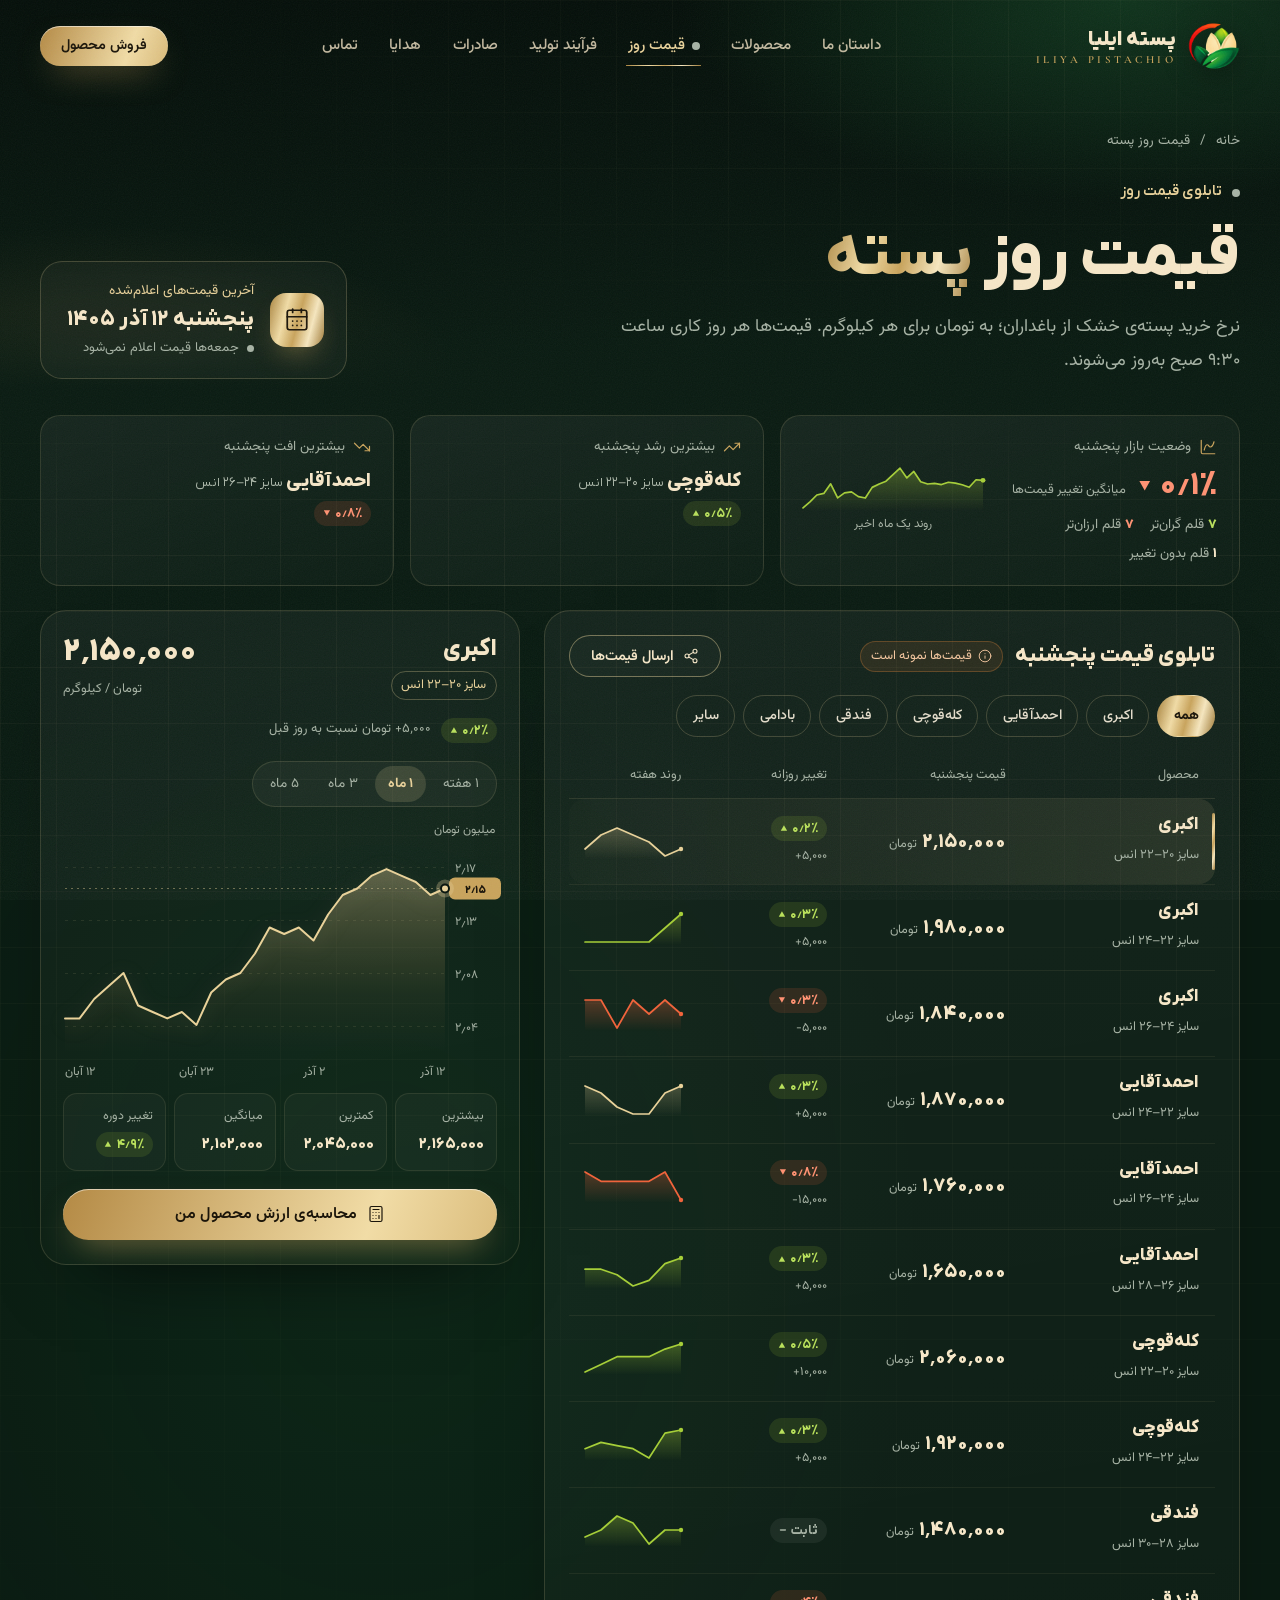
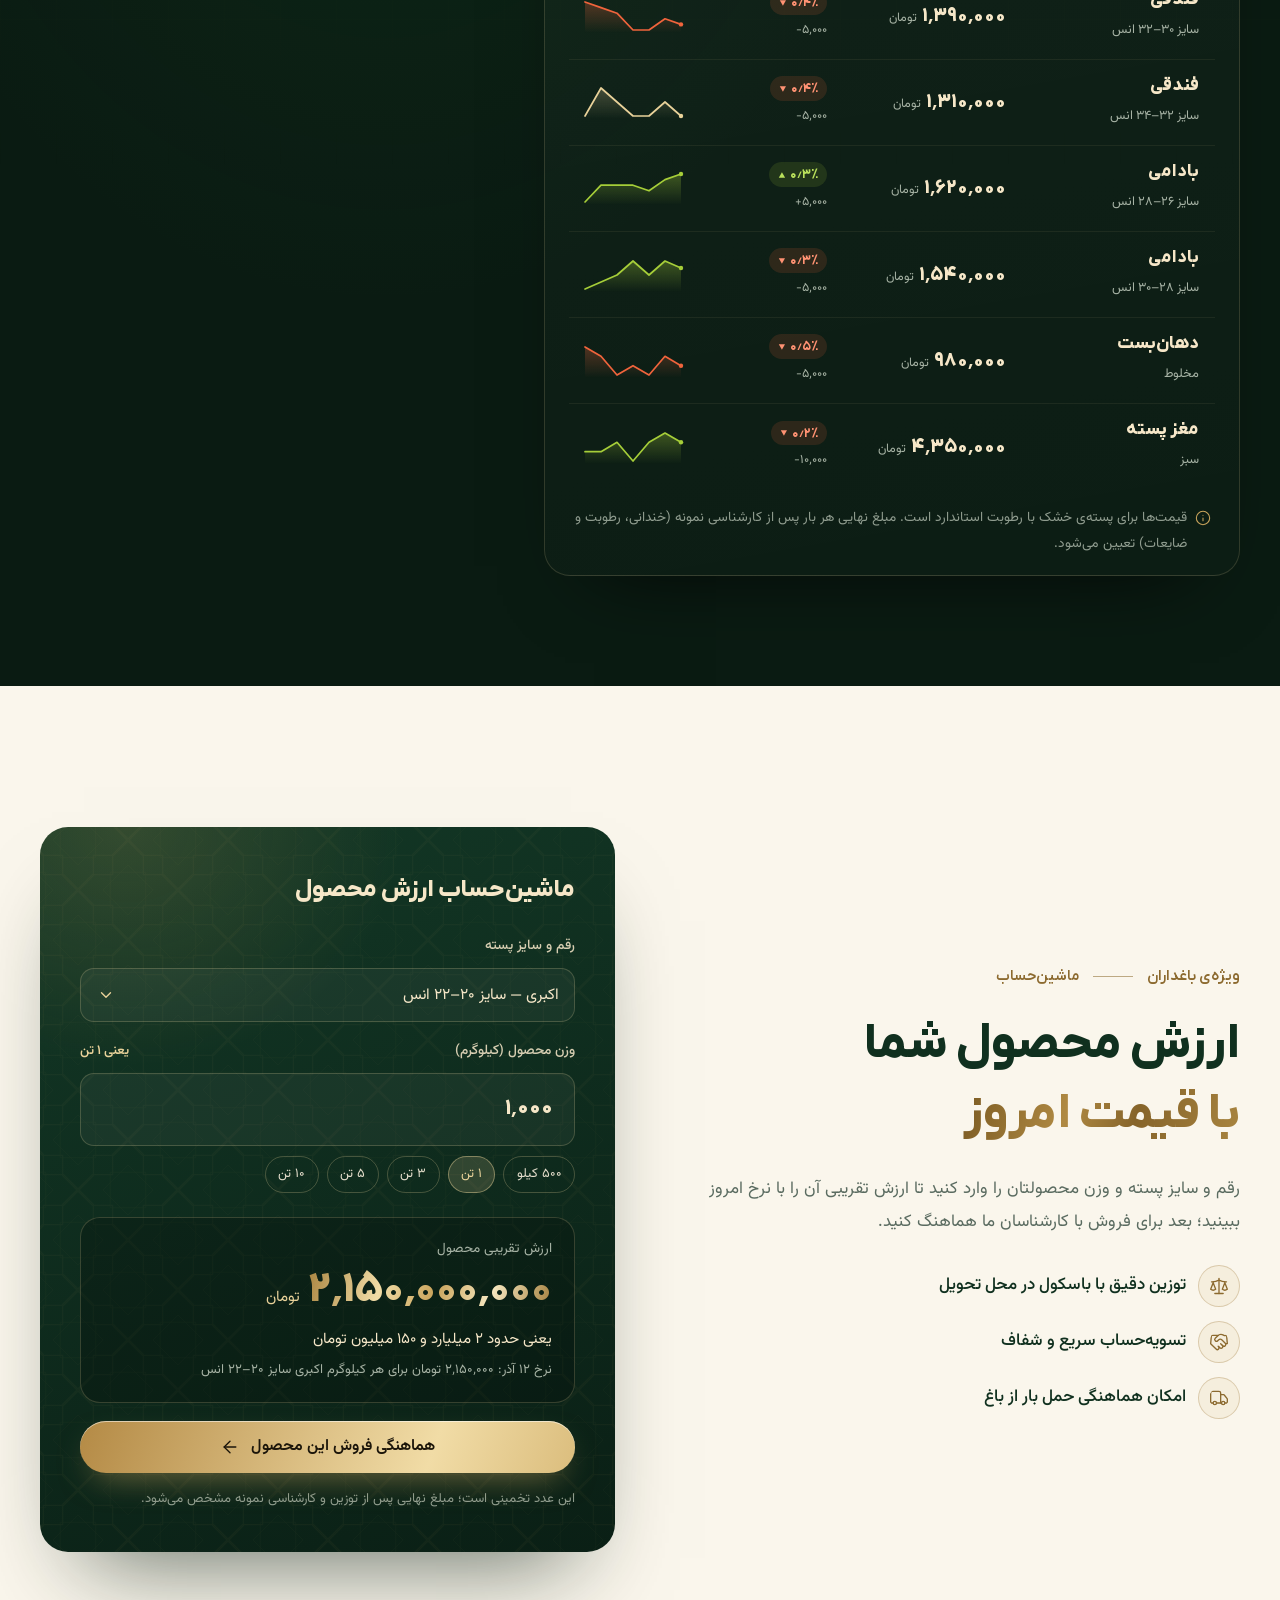
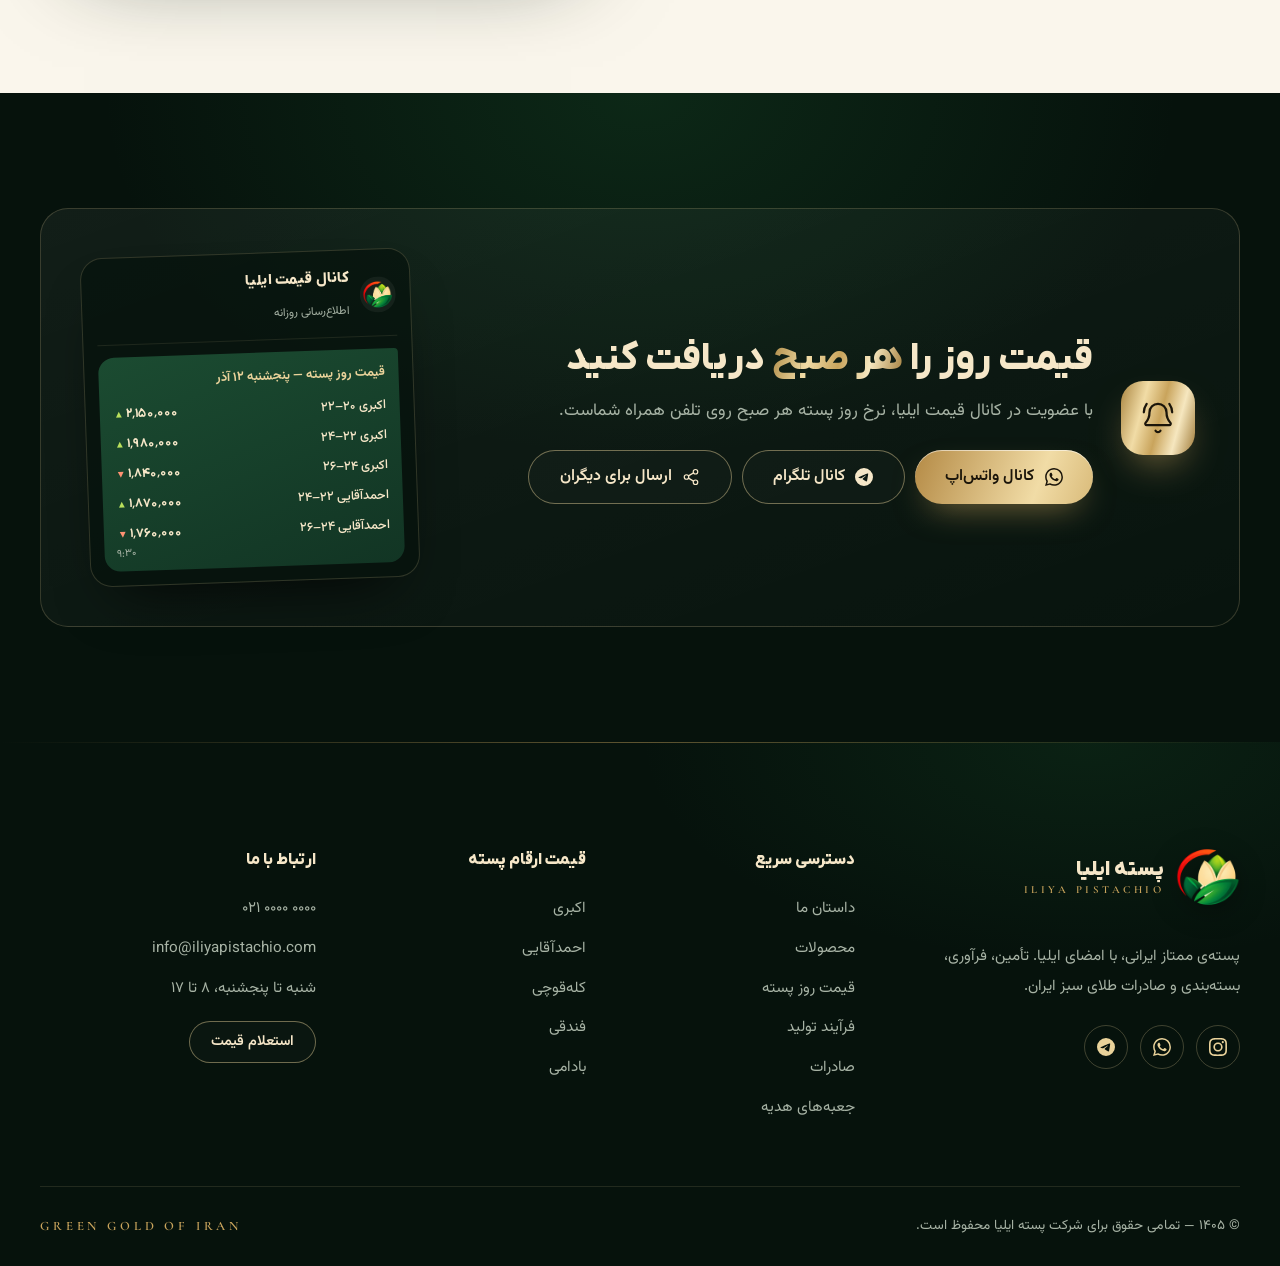
<file: prices.html>
<!doctype html>
<html lang="fa" dir="rtl">
<head>
  <meta charset="utf-8">
  <meta name="viewport" content="width=device-width, initial-scale=1, viewport-fit=cover">
  <title>قیمت روز پسته | پسته ایلیا</title>
  <meta name="description" content="قیمت روز پسته‌ی اکبری، احمدآقایی، کله‌قوچی، فندقی و بادامی؛ نرخ خرید پسته از باغداران با به‌روزرسانی روزانه، نمودار تغییرات و ماشین‌حساب ارزش محصول.">
  <meta name="theme-color" content="#07150E">
  <!-- نسخه‌ی نمایشی: تا رسمی‌شدن سایت در موتورهای جستجو نمایه نشود. هنگام انتشار رسمی حذف شود. -->
  <meta name="robots" content="noindex, nofollow">
  <meta property="og:type" content="website">
  <meta property="og:locale" content="fa_IR">
  <meta property="og:site_name" content="پسته ایلیا">
  <meta property="og:title" content="قیمت روز پسته | پسته ایلیا">
  <meta property="og:description" content="نرخ روز خرید پسته از باغداران؛ هر روز کاری ساعت ۹:۳۰ به‌روز می‌شود.">
  <!-- آدرس نسخه‌ی نمایشی روی GitHub Pages؛ پس از اتصال دامنه‌ی رسمی، این آدرس‌ها را عوض کنید -->
  <meta property="og:url" content="https://boofkoor.github.io/iliya-demo/prices.html">
  <meta property="og:image" content="https://boofkoor.github.io/iliya-demo/assets/img/og-image.jpg">
  <meta name="twitter:card" content="summary_large_image">
  <link rel="icon" href="favicon.ico" sizes="any">
  <link rel="icon" href="assets/img/favicon.png" type="image/png">
  <link rel="apple-touch-icon" href="assets/img/apple-touch-icon.png">
  <link rel="preload" href="assets/fonts/vazirmatn-variable.woff2" as="font" type="font/woff2" crossorigin>
  <link rel="preload" href="assets/fonts/iranyekanx-variable-fanum.woff2" as="font" type="font/woff2" crossorigin>
  <link rel="stylesheet" href="assets/css/style.css?v=5af3b0c9">
  <link rel="stylesheet" href="assets/css/prices.css?v=92ee44d2">
  <script src="assets/js/prices-data.js?v=27fa54cf" defer></script>
  <script src="assets/js/prices.js?v=6ad2e6c9" defer></script>
  <script src="assets/js/main.js?v=412d3279" defer></script>
</head>
<body>
  <!-- Icons: Lucide (ISC License, lucide.dev) & Simple Icons (CC0) -->
  <svg class="sprite" xmlns="http://www.w3.org/2000/svg" aria-hidden="true" focusable="false">
  <symbol id="i-sprout" viewBox="0 0 24 24" fill="none" stroke="currentColor" stroke-linecap="round" stroke-linejoin="round"><path d="M14 9.536V7a4 4 0 0 1 4-4h1.5a.5.5 0 0 1 .5.5V5a4 4 0 0 1-4 4 4 4 0 0 0-4 4c0 2 1 3 1 5a5 5 0 0 1-1 3"/><path d="M4 9a5 5 0 0 1 8 4 5 5 0 0 1-8-4"/><path d="M5 21h14"/></symbol>
  <symbol id="i-droplets" viewBox="0 0 24 24" fill="none" stroke="currentColor" stroke-linecap="round" stroke-linejoin="round"><path d="M7 16.3c2.2 0 4-1.83 4-4.05 0-1.16-.57-2.26-1.71-3.19S7.29 6.75 7 5.3c-.29 1.45-1.14 2.84-2.29 3.76S3 11.1 3 12.25c0 2.22 1.8 4.05 4 4.05z"/><path d="M12.56 6.6A10.97 10.97 0 0 0 14 3.02c.5 2.5 2 4.9 4 6.5s3 3.5 3 5.5a6.98 6.98 0 0 1-11.91 4.97"/></symbol>
  <symbol id="i-sun" viewBox="0 0 24 24" fill="none" stroke="currentColor" stroke-linecap="round" stroke-linejoin="round"><circle cx="12" cy="12" r="4"/><path d="M12 2v2"/><path d="M12 20v2"/><path d="m4.93 4.93 1.41 1.41"/><path d="m17.66 17.66 1.41 1.41"/><path d="M2 12h2"/><path d="M20 12h2"/><path d="m6.34 17.66-1.41 1.41"/><path d="m19.07 4.93-1.41 1.41"/></symbol>
  <symbol id="i-layers" viewBox="0 0 24 24" fill="none" stroke="currentColor" stroke-linecap="round" stroke-linejoin="round"><path d="M12.83 2.18a2 2 0 0 0-1.66 0L2.6 6.08a1 1 0 0 0 0 1.83l8.58 3.91a2 2 0 0 0 1.66 0l8.58-3.9a1 1 0 0 0 0-1.83z"/><path d="M2 12a1 1 0 0 0 .58.91l8.6 3.91a2 2 0 0 0 1.65 0l8.58-3.9A1 1 0 0 0 22 12"/><path d="M2 17a1 1 0 0 0 .58.91l8.6 3.91a2 2 0 0 0 1.65 0l8.58-3.9A1 1 0 0 0 22 17"/></symbol>
  <symbol id="i-microscope" viewBox="0 0 24 24" fill="none" stroke="currentColor" stroke-linecap="round" stroke-linejoin="round"><path d="M6 18h8"/><path d="M3 22h18"/><path d="M14 22a7 7 0 1 0 0-14h-1"/><path d="M9 14h2"/><path d="M9 12a2 2 0 0 1-2-2V6h6v4a2 2 0 0 1-2 2Z"/><path d="M12 6V3a1 1 0 0 0-1-1H9a1 1 0 0 0-1 1v3"/></symbol>
  <symbol id="i-package" viewBox="0 0 24 24" fill="none" stroke="currentColor" stroke-linecap="round" stroke-linejoin="round"><path d="M11 21.73a2 2 0 0 0 2 0l7-4A2 2 0 0 0 21 16V8a2 2 0 0 0-1-1.73l-7-4a2 2 0 0 0-2 0l-7 4A2 2 0 0 0 3 8v8a2 2 0 0 0 1 1.73z"/><path d="M12 22V12"/><polyline points="3.29 7 12 12 20.71 7"/><path d="m7.5 4.27 9 5.15"/></symbol>
  <symbol id="i-flask-conical" viewBox="0 0 24 24" fill="none" stroke="currentColor" stroke-linecap="round" stroke-linejoin="round"><path d="M14 2v6a2 2 0 0 0 .245.96l5.51 10.08A2 2 0 0 1 18 22H6a2 2 0 0 1-1.755-2.96l5.51-10.08A2 2 0 0 0 10 8V2"/><path d="M6.453 15h11.094"/><path d="M8.5 2h7"/></symbol>
  <symbol id="i-scan-line" viewBox="0 0 24 24" fill="none" stroke="currentColor" stroke-linecap="round" stroke-linejoin="round"><path d="M3 7V5a2 2 0 0 1 2-2h2"/><path d="M17 3h2a2 2 0 0 1 2 2v2"/><path d="M21 17v2a2 2 0 0 1-2 2h-2"/><path d="M7 21H5a2 2 0 0 1-2-2v-2"/><path d="M7 12h10"/></symbol>
  <symbol id="i-package-check" viewBox="0 0 24 24" fill="none" stroke="currentColor" stroke-linecap="round" stroke-linejoin="round"><path d="M12 22V12"/><path d="m16 17 2 2 4-4"/><path d="M21 11.127V8a2 2 0 0 0-1-1.73l-7-4a2 2 0 0 0-2 0l-7 4A2 2 0 0 0 3 8v8a2 2 0 0 0 1 1.729l7 4a2 2 0 0 0 2 .001l1.32-.753"/><path d="M3.29 7 12 12l8.71-5"/><path d="m7.5 4.27 8.997 5.148"/></symbol>
  <symbol id="i-thermometer" viewBox="0 0 24 24" fill="none" stroke="currentColor" stroke-linecap="round" stroke-linejoin="round"><path d="M14 4v10.54a4 4 0 1 1-4 0V4a2 2 0 0 1 4 0Z"/></symbol>
  <symbol id="i-file-check" viewBox="0 0 24 24" fill="none" stroke="currentColor" stroke-linecap="round" stroke-linejoin="round"><path d="M6 22a2 2 0 0 1-2-2V4a2 2 0 0 1 2-2h8a2.4 2.4 0 0 1 1.704.706l3.588 3.588A2.4 2.4 0 0 1 20 8v12a2 2 0 0 1-2 2z"/><path d="M14 2v5a1 1 0 0 0 1 1h5"/><path d="m9 15 2 2 4-4"/></symbol>
  <symbol id="i-boxes" viewBox="0 0 24 24" fill="none" stroke="currentColor" stroke-linecap="round" stroke-linejoin="round"><path d="M2.97 12.92A2 2 0 0 0 2 14.63v3.24a2 2 0 0 0 .97 1.71l3 1.8a2 2 0 0 0 2.06 0L12 19v-5.5l-5-3-4.03 2.42Z"/><path d="m7 16.5-4.74-2.85"/><path d="m7 16.5 5-3"/><path d="M7 16.5v5.17"/><path d="M12 13.5V19l3.97 2.38a2 2 0 0 0 2.06 0l3-1.8a2 2 0 0 0 .97-1.71v-3.24a2 2 0 0 0-.97-1.71L17 10.5l-5 3Z"/><path d="m17 16.5-5-3"/><path d="m17 16.5 4.74-2.85"/><path d="M17 16.5v5.17"/><path d="M7.97 4.42A2 2 0 0 0 7 6.13v4.37l5 3 5-3V6.13a2 2 0 0 0-.97-1.71l-3-1.8a2 2 0 0 0-2.06 0l-3 1.8Z"/><path d="M12 8 7.26 5.15"/><path d="m12 8 4.74-2.85"/><path d="M12 13.5V8"/></symbol>
  <symbol id="i-tag" viewBox="0 0 24 24" fill="none" stroke="currentColor" stroke-linecap="round" stroke-linejoin="round"><path d="M12.586 2.586A2 2 0 0 0 11.172 2H4a2 2 0 0 0-2 2v7.172a2 2 0 0 0 .586 1.414l8.704 8.704a2.426 2.426 0 0 0 3.42 0l6.58-6.58a2.426 2.426 0 0 0 0-3.42z"/><circle cx="7.5" cy="7.5" r=".5" fill="currentColor"/></symbol>
  <symbol id="i-gift" viewBox="0 0 24 24" fill="none" stroke="currentColor" stroke-linecap="round" stroke-linejoin="round"><path d="M12 7v14"/><path d="M20 11v8a2 2 0 0 1-2 2H6a2 2 0 0 1-2-2v-8"/><path d="M7.5 7a1 1 0 0 1 0-5A4.8 8 0 0 1 12 7a4.8 8 0 0 1 4.5-5 1 1 0 0 1 0 5"/><rect x="3" y="7" width="18" height="4" rx="1"/></symbol>
  <symbol id="i-phone" viewBox="0 0 24 24" fill="none" stroke="currentColor" stroke-linecap="round" stroke-linejoin="round"><path d="M13.832 16.568a1 1 0 0 0 1.213-.303l.355-.465A2 2 0 0 1 17 15h3a2 2 0 0 1 2 2v3a2 2 0 0 1-2 2A18 18 0 0 1 2 4a2 2 0 0 1 2-2h3a2 2 0 0 1 2 2v3a2 2 0 0 1-.8 1.6l-.468.351a1 1 0 0 0-.292 1.233 14 14 0 0 0 6.392 6.384"/></symbol>
  <symbol id="i-mail" viewBox="0 0 24 24" fill="none" stroke="currentColor" stroke-linecap="round" stroke-linejoin="round"><path d="m22 7-8.991 5.727a2 2 0 0 1-2.009 0L2 7"/><rect x="2" y="4" width="20" height="16" rx="2"/></symbol>
  <symbol id="i-map-pin" viewBox="0 0 24 24" fill="none" stroke="currentColor" stroke-linecap="round" stroke-linejoin="round"><path d="M20 10c0 4.993-5.539 10.193-7.399 11.799a1 1 0 0 1-1.202 0C9.539 20.193 4 14.993 4 10a8 8 0 0 1 16 0"/><circle cx="12" cy="10" r="3"/></symbol>
  <symbol id="i-clock" viewBox="0 0 24 24" fill="none" stroke="currentColor" stroke-linecap="round" stroke-linejoin="round"><circle cx="12" cy="12" r="10"/><path d="M12 6v6l4 2"/></symbol>
  <symbol id="i-send" viewBox="0 0 24 24" fill="none" stroke="currentColor" stroke-linecap="round" stroke-linejoin="round"><path d="M14.536 21.686a.5.5 0 0 0 .937-.024l6.5-19a.496.496 0 0 0-.635-.635l-19 6.5a.5.5 0 0 0-.024.937l7.93 3.18a2 2 0 0 1 1.112 1.11z"/><path d="m21.854 2.147-10.94 10.939"/></symbol>
  <symbol id="i-message-circle" viewBox="0 0 24 24" fill="none" stroke="currentColor" stroke-linecap="round" stroke-linejoin="round"><path d="M2.992 16.342a2 2 0 0 1 .094 1.167l-1.065 3.29a1 1 0 0 0 1.236 1.168l3.413-.998a2 2 0 0 1 1.099.092 10 10 0 1 0-4.777-4.719"/></symbol>
  <symbol id="i-badge-check" viewBox="0 0 24 24" fill="none" stroke="currentColor" stroke-linecap="round" stroke-linejoin="round"><path d="M3.85 8.62a4 4 0 0 1 4.78-4.77 4 4 0 0 1 6.74 0 4 4 0 0 1 4.78 4.78 4 4 0 0 1 0 6.74 4 4 0 0 1-4.77 4.78 4 4 0 0 1-6.75 0 4 4 0 0 1-4.78-4.77 4 4 0 0 1 0-6.76Z"/><path d="m16 9-5.5 5.5L8 12"/></symbol>
  <symbol id="i-arrow-left" viewBox="0 0 24 24" fill="none" stroke="currentColor" stroke-linecap="round" stroke-linejoin="round"><path d="m12 19-7-7 7-7"/><path d="M19 12H5"/></symbol>
  <symbol id="i-chevron-left" viewBox="0 0 24 24" fill="none" stroke="currentColor" stroke-linecap="round" stroke-linejoin="round"><path d="m15 18-6-6 6-6"/></symbol>
  <symbol id="i-arrow-up" viewBox="0 0 24 24" fill="none" stroke="currentColor" stroke-linecap="round" stroke-linejoin="round"><path d="m5 12 7-7 7 7"/><path d="M12 19V5"/></symbol>
  <symbol id="i-menu" viewBox="0 0 24 24" fill="none" stroke="currentColor" stroke-linecap="round" stroke-linejoin="round"><path d="M4 5h16"/><path d="M4 12h16"/><path d="M4 19h16"/></symbol>
  <symbol id="i-x" viewBox="0 0 24 24" fill="none" stroke="currentColor" stroke-linecap="round" stroke-linejoin="round"><path d="M18 6 6 18"/><path d="m6 6 12 12"/></symbol>
  <symbol id="i-check" viewBox="0 0 24 24" fill="none" stroke="currentColor" stroke-linecap="round" stroke-linejoin="round"><path d="M20 6 9 17l-5-5"/></symbol>
  <symbol id="i-leaf" viewBox="0 0 24 24" fill="none" stroke="currentColor" stroke-linecap="round" stroke-linejoin="round"><path d="M11 20a10 10 0 0010-10 25.9 25.9 0 00-1.04-7.281 1 1 0 00-1.755-.325C15.833 5.5 13 5.5 9.8 6.1A7 7 0 0011 20"/><path d="M2 21a5 5 0 012.911-4.544C7.613 15.212 8.351 15.24 11 13"/></symbol>
  <symbol id="i-award" viewBox="0 0 24 24" fill="none" stroke="currentColor" stroke-linecap="round" stroke-linejoin="round"><path d="m15.477 12.89 1.515 8.526a.5.5 0 0 1-.81.47l-3.58-2.687a1 1 0 0 0-1.197 0l-3.586 2.686a.5.5 0 0 1-.81-.469l1.514-8.526"/><circle cx="12" cy="8" r="6"/></symbol>
  <symbol id="i-shield-check" viewBox="0 0 24 24" fill="none" stroke="currentColor" stroke-linecap="round" stroke-linejoin="round"><path d="M20 13c0 5-3.5 7.5-7.66 8.95a1 1 0 0 1-.67-.01C7.5 20.5 4 18 4 13V6a1 1 0 0 1 1-1c2 0 4.5-1.2 6.24-2.72a1.17 1.17 0 0 1 1.52 0C14.51 3.81 17 5 19 5a1 1 0 0 1 1 1z"/><path d="m9 12 2 2 4-4"/></symbol>
  <symbol id="i-sparkles" viewBox="0 0 24 24" fill="none" stroke="currentColor" stroke-linecap="round" stroke-linejoin="round"><path d="M11.017 2.814a1 1 0 0 1 1.966 0l1.051 5.558a2 2 0 0 0 1.594 1.594l5.558 1.051a1 1 0 0 1 0 1.966l-5.558 1.051a2 2 0 0 0-1.594 1.594l-1.051 5.558a1 1 0 0 1-1.966 0l-1.051-5.558a2 2 0 0 0-1.594-1.594l-5.558-1.051a1 1 0 0 1 0-1.966l5.558-1.051a2 2 0 0 0 1.594-1.594z"/><path d="M20 2v4"/><path d="M22 4h-4"/><circle cx="4" cy="20" r="2"/></symbol>
  <symbol id="i-globe" viewBox="0 0 24 24" fill="none" stroke="currentColor" stroke-linecap="round" stroke-linejoin="round"><circle cx="12" cy="12" r="10"/><path d="M12 2a14.5 14.5 0 0 0 0 20 14.5 14.5 0 0 0 0-20"/><path d="M2 12h20"/></symbol>
  <symbol id="i-hand-heart" viewBox="0 0 24 24" fill="none" stroke="currentColor" stroke-linecap="round" stroke-linejoin="round"><path d="M11 14h2a2 2 0 0 0 0-4h-3c-.6 0-1.1.2-1.4.6L3 16"/><path d="m14.45 13.39 5.05-4.694C20.196 8 21 6.85 21 5.75a2.75 2.75 0 0 0-4.797-1.837.276.276 0 0 1-.406 0A2.75 2.75 0 0 0 11 5.75c0 1.2.802 2.248 1.5 2.946L16 11.95"/><path d="m2 15 6 6"/><path d="m7 20 1.6-1.4c.3-.4.8-.6 1.4-.6h4c1.1 0 2.1-.4 2.8-1.2l4.6-4.4a1 1 0 0 0-2.75-2.91"/></symbol>
  <symbol id="i-trending-up" viewBox="0 0 24 24" fill="none" stroke="currentColor" stroke-linecap="round" stroke-linejoin="round"><path d="M16 7h6v6"/><path d="m22 7-8.5 8.5-5-5L2 17"/></symbol>
  <symbol id="i-trending-down" viewBox="0 0 24 24" fill="none" stroke="currentColor" stroke-linecap="round" stroke-linejoin="round"><path d="M16 17h6v-6"/><path d="m22 17-8.5-8.5-5 5L2 7"/></symbol>
  <symbol id="i-calculator" viewBox="0 0 24 24" fill="none" stroke="currentColor" stroke-linecap="round" stroke-linejoin="round"><rect width="16" height="20" x="4" y="2" rx="2"/><line x1="8" x2="16" y1="6" y2="6"/><line x1="16" x2="16" y1="14" y2="18"/><path d="M16 10h.01"/><path d="M12 10h.01"/><path d="M8 10h.01"/><path d="M12 14h.01"/><path d="M8 14h.01"/><path d="M12 18h.01"/><path d="M8 18h.01"/></symbol>
  <symbol id="i-bell-ring" viewBox="0 0 24 24" fill="none" stroke="currentColor" stroke-linecap="round" stroke-linejoin="round"><path d="M10.268 21a2 2 0 0 0 3.464 0"/><path d="M22 8c0-2.3-.8-4.3-2-6"/><path d="M3.262 15.326A1 1 0 0 0 4 17h16a1 1 0 0 0 .74-1.673C19.41 13.956 18 12.499 18 8A6 6 0 0 0 6 8c0 4.499-1.411 5.956-2.738 7.326"/><path d="M4 2C2.8 3.7 2 5.7 2 8"/></symbol>
  <symbol id="i-share-2" viewBox="0 0 24 24" fill="none" stroke="currentColor" stroke-linecap="round" stroke-linejoin="round"><circle cx="18" cy="5" r="3"/><circle cx="6" cy="12" r="3"/><circle cx="18" cy="19" r="3"/><line x1="8.59" x2="15.42" y1="13.51" y2="17.49"/><line x1="15.41" x2="8.59" y1="6.51" y2="10.49"/></symbol>
  <symbol id="i-chart-spline" viewBox="0 0 24 24" fill="none" stroke="currentColor" stroke-linecap="round" stroke-linejoin="round"><path d="M3 3v16a2 2 0 0 0 2 2h16"/><path d="M7 16c.5-2 1.5-7 4-7 2 0 2 3 4 3 2.5 0 4.5-5 5-7"/></symbol>
  <symbol id="i-info" viewBox="0 0 24 24" fill="none" stroke="currentColor" stroke-linecap="round" stroke-linejoin="round"><circle cx="12" cy="12" r="10"/><path d="M12 16v-4"/><path d="M12 8h.01"/></symbol>
  <symbol id="i-scale" viewBox="0 0 24 24" fill="none" stroke="currentColor" stroke-linecap="round" stroke-linejoin="round"><path d="M12 3v18"/><path d="m19 8 3 8a5 5 0 0 1-6 0zV7"/><path d="M3 7h1a17 17 0 0 0 8-2 17 17 0 0 0 8 2h1"/><path d="m5 8 3 8a5 5 0 0 1-6 0zV7"/><path d="M7 21h10"/></symbol>
  <symbol id="i-calendar-days" viewBox="0 0 24 24" fill="none" stroke="currentColor" stroke-linecap="round" stroke-linejoin="round"><path d="M8 2v3"/><path d="M16 2v3"/><rect x="3" y="3" width="18" height="18" rx="2"/><path d="M3 9h18"/><path d="M8 13h.01"/><path d="M12 13h.01"/><path d="M16 13h.01"/><path d="M8 17h.01"/><path d="M12 17h.01"/><path d="M16 17h.01"/></symbol>
  <symbol id="i-handshake" viewBox="0 0 24 24" fill="none" stroke="currentColor" stroke-linecap="round" stroke-linejoin="round"><path d="m11 17 2 2a1 1 0 1 0 3-3"/><path d="m14 14 2.5 2.5a1 1 0 1 0 3-3l-3.88-3.88a3 3 0 0 0-4.24 0l-.88.88a1 1 0 1 1-3-3l2.81-2.81a5.79 5.79 0 0 1 7.06-.87l.47.28a2 2 0 0 0 1.42.25L21 4"/><path d="m21 3 1 11h-2"/><path d="M3 3 2 14l6.5 6.5a1 1 0 1 0 3-3"/><path d="M3 4h8"/></symbol>
  <symbol id="i-truck" viewBox="0 0 24 24" fill="none" stroke="currentColor" stroke-linecap="round" stroke-linejoin="round"><path d="M14 18V6a2 2 0 0 0-2-2H4a2 2 0 0 0-2 2v11a1 1 0 0 0 1 1h2"/><path d="M15 18H9"/><path d="M19 18h2a1 1 0 0 0 1-1v-3.65a1 1 0 0 0-.22-.624l-3.48-4.35A1 1 0 0 0 17.52 8H14"/><circle cx="17" cy="18" r="2"/><circle cx="7" cy="18" r="2"/></symbol>
  <symbol id="i-refresh-cw" viewBox="0 0 24 24" fill="none" stroke="currentColor" stroke-linecap="round" stroke-linejoin="round"><path d="M3 12a9 9 0 0 1 9-9 9.75 9.75 0 0 1 6.74 2.74L21 8"/><path d="M21 3v5h-5"/><path d="M21 12a9 9 0 0 1-9 9 9.75 9.75 0 0 1-6.74-2.74L3 16"/><path d="M8 16H3v5"/></symbol>
  <symbol id="i-instagram" viewBox="0 0 24 24" fill="currentColor"><path d="M7.0301.084c-1.2768.0602-2.1487.264-2.911.5634-.7888.3075-1.4575.72-2.1228 1.3877-.6652.6677-1.075 1.3368-1.3802 2.127-.2954.7638-.4956 1.6365-.552 2.914-.0564 1.2775-.0689 1.6882-.0626 4.947.0062 3.2586.0206 3.6671.0825 4.9473.061 1.2765.264 2.1482.5635 2.9107.308.7889.72 1.4573 1.388 2.1228.6679.6655 1.3365 1.0743 2.1285 1.38.7632.295 1.6361.4961 2.9134.552 1.2773.056 1.6884.069 4.9462.0627 3.2578-.0062 3.668-.0207 4.9478-.0814 1.28-.0607 2.147-.2652 2.9098-.5633.7889-.3086 1.4578-.72 2.1228-1.3881.665-.6682 1.0745-1.3378 1.3795-2.1284.2957-.7632.4966-1.636.552-2.9124.056-1.2809.0692-1.6898.063-4.948-.0063-3.2583-.021-3.6668-.0817-4.9465-.0607-1.2797-.264-2.1487-.5633-2.9117-.3084-.7889-.72-1.4568-1.3876-2.1228C21.2982 1.33 20.628.9208 19.8378.6165 19.074.321 18.2017.1197 16.9244.0645 15.6471.0093 15.236-.005 11.977.0014 8.718.0076 8.31.0215 7.0301.0839m.1402 21.6932c-1.17-.0509-1.8053-.2453-2.2287-.408-.5606-.216-.96-.4771-1.3819-.895-.422-.4178-.6811-.8186-.9-1.378-.1644-.4234-.3624-1.058-.4171-2.228-.0595-1.2645-.072-1.6442-.079-4.848-.007-3.2037.0053-3.583.0607-4.848.05-1.169.2456-1.805.408-2.2282.216-.5613.4762-.96.895-1.3816.4188-.4217.8184-.6814 1.3783-.9003.423-.1651 1.0575-.3614 2.227-.4171 1.2655-.06 1.6447-.072 4.848-.079 3.2033-.007 3.5835.005 4.8495.0608 1.169.0508 1.8053.2445 2.228.408.5608.216.96.4754 1.3816.895.4217.4194.6816.8176.9005 1.3787.1653.4217.3617 1.056.4169 2.2263.0602 1.2655.0739 1.645.0796 4.848.0058 3.203-.0055 3.5834-.061 4.848-.051 1.17-.245 1.8055-.408 2.2294-.216.5604-.4763.96-.8954 1.3814-.419.4215-.8181.6811-1.3783.9-.4224.1649-1.0577.3617-2.2262.4174-1.2656.0595-1.6448.072-4.8493.079-3.2045.007-3.5825-.006-4.848-.0608M16.953 5.5864A1.44 1.44 0 1 0 18.39 4.144a1.44 1.44 0 0 0-1.437 1.4424M5.8385 12.012c.0067 3.4032 2.7706 6.1557 6.173 6.1493 3.4026-.0065 6.157-2.7701 6.1506-6.1733-.0065-3.4032-2.771-6.1565-6.174-6.1498-3.403.0067-6.156 2.771-6.1496 6.1738M8 12.0077a4 4 0 1 1 4.008 3.9921A3.9996 3.9996 0 0 1 8 12.0077"/></symbol>
  <symbol id="i-whatsapp" viewBox="0 0 24 24" fill="currentColor"><path d="M17.472 14.382c-.297-.149-1.758-.867-2.03-.967-.273-.099-.471-.148-.67.15-.197.297-.767.966-.94 1.164-.173.199-.347.223-.644.075-.297-.15-1.255-.463-2.39-1.475-.883-.788-1.48-1.761-1.653-2.059-.173-.297-.018-.458.13-.606.134-.133.298-.347.446-.52.149-.174.198-.298.298-.497.099-.198.05-.371-.025-.52-.075-.149-.669-1.612-.916-2.207-.242-.579-.487-.5-.669-.51-.173-.008-.371-.01-.57-.01-.198 0-.52.074-.792.372-.272.297-1.04 1.016-1.04 2.479 0 1.462 1.065 2.875 1.213 3.074.149.198 2.096 3.2 5.077 4.487.709.306 1.262.489 1.694.625.712.227 1.36.195 1.871.118.571-.085 1.758-.719 2.006-1.413.248-.694.248-1.289.173-1.413-.074-.124-.272-.198-.57-.347m-5.421 7.403h-.004a9.87 9.87 0 01-5.031-1.378l-.361-.214-3.741.982.998-3.648-.235-.374a9.86 9.86 0 01-1.51-5.26c.001-5.45 4.436-9.884 9.888-9.884 2.64 0 5.122 1.03 6.988 2.898a9.825 9.825 0 012.893 6.994c-.003 5.45-4.437 9.884-9.885 9.884m8.413-18.297A11.815 11.815 0 0012.05 0C5.495 0 .16 5.335.157 11.892c0 2.096.547 4.142 1.588 5.945L.057 24l6.305-1.654a11.882 11.882 0 005.683 1.448h.005c6.554 0 11.89-5.335 11.893-11.893a11.821 11.821 0 00-3.48-8.413Z"/></symbol>
  <symbol id="i-telegram" viewBox="0 0 24 24" fill="currentColor"><path d="M11.944 0A12 12 0 0 0 0 12a12 12 0 0 0 12 12 12 12 0 0 0 12-12A12 12 0 0 0 12 0a12 12 0 0 0-.056 0zm4.962 7.224c.1-.002.321.023.465.14a.506.506 0 0 1 .171.325c.016.093.036.306.02.472-.18 1.898-.962 6.502-1.36 8.627-.168.9-.499 1.201-.82 1.23-.696.065-1.225-.46-1.9-.902-1.056-.693-1.653-1.124-2.678-1.8-1.185-.78-.417-1.21.258-1.91.177-.184 3.247-2.977 3.307-3.23.007-.032.014-.15-.056-.212s-.174-.041-.249-.024c-.106.024-1.793 1.14-5.061 3.345-.48.33-.913.49-1.302.48-.428-.008-1.252-.241-1.865-.44-.752-.245-1.349-.374-1.297-.789.027-.216.325-.437.893-.663 3.498-1.524 5.83-2.529 6.998-3.014 3.332-1.386 4.025-1.627 4.476-1.635z"/></symbol>
  </svg>
  <a class="skip-link" href="#main">پرش به محتوای اصلی</a>

  <!-- ============ Header ============ -->
  <header class="site-header" data-header>
    <div class="scroll-progress" data-progress></div>
    <div class="container header-inner">
      <a class="brand" href="index.html" aria-label="پسته ایلیا — صفحه‌ی اصلی">
        <img class="brand-logo" src="assets/img/logo.webp" alt="" width="600" height="600">
        <span class="brand-text">
          <strong>پسته ایلیا</strong>
          <small lang="en" dir="ltr">ILIYA PISTACHIO</small>
        </span>
      </a>
      <nav class="nav" aria-label="منوی اصلی">
        <a href="index.html#about">داستان ما</a>
        <a href="index.html#products">محصولات</a>
        <a href="prices.html" class="nav-live is-active" aria-current="page"><i class="live-dot" aria-hidden="true"></i>قیمت روز</a>
        <a href="index.html#process">فرآیند تولید</a>
        <a href="index.html#export">صادرات</a>
        <a href="index.html#gift">هدایا</a>
        <a href="index.html#contact">تماس</a>
      </nav>
      <a class="btn btn-gold btn-sm header-cta" href="index.html?request=sell#contact">فروش محصول</a>
      <button class="menu-toggle" type="button" aria-label="منو" aria-expanded="false" aria-controls="mobile-menu" data-menu-toggle>
        <span></span><span></span>
      </button>
    </div>
  </header>

  <div class="mobile-menu" id="mobile-menu" data-menu inert>
    <nav class="mobile-nav" aria-label="منوی موبایل">
      <a href="index.html#about" style="--i:0">داستان ما</a>
      <a href="index.html#products" style="--i:1">محصولات</a>
      <a href="prices.html" style="--i:2" aria-current="page">قیمت روز</a>
      <a href="index.html#process" style="--i:3">فرآیند تولید</a>
      <a href="index.html#export" style="--i:4">صادرات</a>
      <a href="index.html#gift" style="--i:5">هدایا</a>
      <a href="index.html#contact" style="--i:6">تماس با ما</a>
    </nav>
    <a class="btn btn-gold" href="index.html?request=sell#contact">فروش محصول</a>
    <p class="mobile-menu-note" lang="en" dir="ltr">ILIYA · PREMIUM PERSIAN PISTACHIO</p>
  </div>

  <main id="main" class="prices-page">

    <!-- ============ Market header ============ -->
    <section class="market-hero section--dark">
      <div class="market-hero-bg" aria-hidden="true"></div>
      <div class="container">
        <nav class="crumbs" aria-label="مسیر صفحه">
          <a href="index.html">خانه</a><span aria-hidden="true">/</span><span aria-current="page">قیمت روز پسته</span>
        </nav>
        <div class="market-head">
          <div class="market-intro">
            <p class="kicker"><i class="live-dot" aria-hidden="true"></i>تابلوی قیمت روز</p>
            <h1 class="title">قیمت روز <em>پسته</em></h1>
            <p class="lead"><span data-price-type>نرخ خرید پسته‌ی خشک از باغداران</span>؛ به تومان برای هر کیلوگرم. قیمت‌ها هر روز کاری ساعت ۹:۳۰ صبح به‌روز می‌شوند.</p>
          </div>
          <div class="market-date">
            <span class="md-icon"><svg class="icon" aria-hidden="true"><use href="#i-calendar-days"/></svg></span>
            <div>
              <small data-price-status-title>قیمت‌های امروز</small>
              <strong data-price-date>—</strong>
              <span class="md-status"><i class="live-dot" aria-hidden="true"></i><span data-price-status>به‌روزرسانی هر روز کاری، ساعت ۹:۳۰</span></span>
            </div>
          </div>
        </div>
      </div>
    </section>

    <!-- ============ Price board (the market summary shows above the board on wide screens, below it on phones and tablets) ============ -->
    <section class="board-section section--dark" id="board" aria-labelledby="board-title">
      <div class="container board-wrap">
        <div class="board-grid">
          <div class="board">
            <div class="board-top">
              <h2 class="board-title" id="board-title" data-day-text="تابلوی قیمت {day}">تابلوی قیمت امروز</h2>
              <button class="btn btn-ghost btn-sm board-share" type="button" data-price-share>
                <svg class="icon" aria-hidden="true"><use href="#i-share-2"/></svg><span>ارسال<span class="board-share-more"> قیمت‌ها</span></span>
              </button>
              <span class="sample-badge" data-sample-note hidden><svg class="icon" aria-hidden="true"><use href="#i-info"/></svg>قیمت‌ها نمونه است</span>
            </div>
            <div class="chips" data-price-tabs role="group" aria-label="فیلتر بر اساس رقم"></div>
            <p class="board-hint"><svg class="icon" aria-hidden="true"><use href="#i-chart-spline"/></svg>برای دیدن نمودار و جزئیات، روی هر ردیف بزنید.</p>
            <div class="board-head" aria-hidden="true">
              <span>محصول</span><span data-day-text="قیمت {day}">قیمت امروز</span><span>تغییر روزانه</span><span>روند هفته</span>
            </div>
            <ul class="board-list" data-price-list></ul>
            <noscript><p class="board-noscript">برای دیدن قیمت‌ها، جاوااسکریپت مرورگر را فعال کنید.</p></noscript>
            <p class="board-note">
              <svg class="icon" aria-hidden="true"><use href="#i-info"/></svg>
              قیمت‌ها برای پسته‌ی خشک با رطوبت استاندارد است. مبلغ نهایی هر بار پس از کارشناسی نمونه (خندانی، رطوبت و ضایعات) تعیین می‌شود.
            </p>
          </div>

          <div class="detail-backdrop" data-detail-backdrop></div>
          <aside class="detail" id="price-detail" data-price-detail aria-label="جزئیات و نمودار قیمت">
            <button class="detail-close" type="button" data-detail-close aria-label="بستن نمودار">
              <svg class="icon" aria-hidden="true"><use href="#i-x"/></svg>
            </button>
            <div class="detail-head">
              <div>
                <h3 data-detail-name>—</h3>
                <span class="detail-grade" data-detail-grade></span>
              </div>
              <div class="detail-price"><b data-detail-price>—</b><small>تومان / کیلوگرم</small></div>
            </div>
            <div class="detail-change" data-detail-change></div>
            <div class="periods" data-detail-periods role="group" aria-label="بازه‌ی نمودار">
              <button type="button" data-period="7" aria-pressed="false">۱ هفته</button>
              <button type="button" class="is-active" data-period="27" aria-pressed="true">۱ ماه</button>
              <button type="button" data-period="79" aria-pressed="false">۳ ماه</button>
              <button type="button" data-period="130" aria-pressed="false">۵ ماه</button>
            </div>
            <div class="chart-box" data-detail-chart>
              <span class="chart-unit">میلیون تومان</span>
              <div class="chart-tip" hidden></div>
            </div>
            <p class="sr-only" aria-live="polite" data-chart-live></p>
            <dl class="detail-stats" data-detail-stats></dl>
            <button class="btn btn-gold btn-block" type="button" data-detail-calc>
              <svg class="icon" aria-hidden="true"><use href="#i-calculator"/></svg>محاسبه‌ی ارزش محصول من
            </button>
          </aside>
        </div>

        <ul class="market-stats" aria-label="خلاصه‌ی بازار">
          <li class="ms ms--market">
            <span class="ms-label"><svg class="icon" aria-hidden="true"><use href="#i-chart-spline"/></svg><span data-day-text="وضعیت بازار {day}">وضعیت بازار امروز</span></span>
            <p class="ms-row"><b class="ms-value" data-market-change>—</b><small>میانگین تغییر قیمت‌ها</small></p>
            <p class="ms-breadth" data-market-breadth></p>
            <div class="ms-trend"><span class="ms-spark" data-market-spark></span><small data-market-span>روند یک ماه اخیر</small></div>
          </li>
          <li class="ms">
            <span class="ms-label"><svg class="icon" aria-hidden="true"><use href="#i-trending-up"/></svg><span data-day-text="بیشترین رشد {day}">بیشترین رشد امروز</span></span>
            <div class="ms-mover" data-price-gainer>—</div>
          </li>
          <li class="ms">
            <span class="ms-label"><svg class="icon" aria-hidden="true"><use href="#i-trending-down"/></svg><span data-day-text="بیشترین افت {day}">بیشترین افت امروز</span></span>
            <div class="ms-mover" data-price-loser>—</div>
          </li>
        </ul>
      </div>
    </section>

    <!-- ============ Value calculator ============ -->
    <section class="section section--light calc-section" id="calculator">
      <div class="container calc-grid">
        <div class="calc-copy">
          <header class="section-head">
            <p class="kicker"><span class="kicker-num">ویژه‌ی باغداران</span><span class="kicker-line"></span>ماشین‌حساب</p>
            <h2 class="title">ارزش محصول شما<br><em>با قیمت امروز</em></h2>
          </header>
          <p>رقم و سایز پسته و وزن محصولتان را وارد کنید تا ارزش تقریبی آن را با نرخ امروز ببینید؛ بعد برای فروش با کارشناسان ما هماهنگ کنید.</p>
          <ul class="calc-points">
            <li><svg class="icon" aria-hidden="true"><use href="#i-scale"/></svg>توزین دقیق با باسکول در محل تحویل</li>
            <li><svg class="icon" aria-hidden="true"><use href="#i-handshake"/></svg>تسویه‌حساب سریع و شفاف</li>
            <li><svg class="icon" aria-hidden="true"><use href="#i-truck"/></svg>امکان هماهنگی حمل بار از باغ</li>
          </ul>
        </div>

        <div class="calc-card" data-calc>
          <h3>ماشین‌حساب ارزش محصول</h3>
          <div class="field">
            <label for="calc-product">رقم و سایز پسته</label>
            <select id="calc-product" data-calc-product></select>
          </div>
          <div class="field">
            <div class="field-head"><label for="calc-weight">وزن محصول (کیلوگرم)</label><small id="calc-tons" data-calc-tons></small></div>
            <input id="calc-weight" type="text" inputmode="decimal" dir="ltr" autocomplete="off" value="۱٬۰۰۰" aria-describedby="calc-tons" data-calc-weight>
            <div class="kg-chips">
              <button type="button" data-kg="500">۵۰۰ کیلو</button>
              <button type="button" data-kg="1000">۱ تن</button>
              <button type="button" data-kg="3000">۳ تن</button>
              <button type="button" data-kg="5000">۵ تن</button>
              <button type="button" data-kg="10000">۱۰ تن</button>
            </div>
          </div>
          <div class="calc-result" aria-live="polite">
            <span>ارزش تقریبی محصول</span>
            <div><output data-calc-total for="calc-product calc-weight">—</output><small>تومان</small></div>
            <p data-calc-words></p>
            <p class="calc-unit" data-calc-unit></p>
          </div>
          <a class="btn btn-gold btn-block calc-sell" href="index.html?request=sell#contact" data-calc-sell>
            هماهنگی فروش این محصول
            <svg class="icon" aria-hidden="true"><use href="#i-arrow-left"/></svg>
          </a>
          <p class="calc-note">این عدد تخمینی است؛ مبلغ نهایی پس از توزین و کارشناسی نمونه مشخص می‌شود.</p>
        </div>
      </div>
    </section>

    <!-- ============ Daily price channel ============ -->
    <!-- لینک کانال‌ها را با آدرس‌های واقعی جایگزین کنید -->
    <section class="section section--dark channel-section">
      <div class="container">
        <div class="channel" data-reveal>
          <span class="channel-icon"><svg class="icon" aria-hidden="true"><use href="#i-bell-ring"/></svg></span>
          <div class="channel-main">
            <div class="channel-copy">
              <h2 class="title">قیمت روز را <em>هر صبح</em> دریافت کنید</h2>
              <p>با عضویت در کانال قیمت ایلیا، نرخ روز پسته هر صبح روی تلفن همراه شماست.</p>
            </div>
            <div class="channel-actions">
              <a class="btn btn-gold" href="#"><svg class="icon" aria-hidden="true"><use href="#i-whatsapp"/></svg>کانال واتس‌اپ</a>
              <a class="btn btn-ghost" href="#"><svg class="icon" aria-hidden="true"><use href="#i-telegram"/></svg>کانال تلگرام</a>
              <button class="btn btn-ghost" type="button" data-price-share><svg class="icon" aria-hidden="true"><use href="#i-share-2"/></svg>ارسال برای دیگران</button>
            </div>
          </div>
          <div class="channel-preview" aria-hidden="true">
            <div class="cp-head">
              <img src="assets/img/logo.webp" alt="" width="600" height="600" loading="lazy">
              <div><b>کانال قیمت ایلیا</b><small>اطلاع‌رسانی روزانه</small></div>
            </div>
            <div class="cp-bubble">
              <p class="cp-title" data-price-preview-title>قیمت روز پسته</p>
              <ul data-price-preview></ul>
              <span class="cp-time" data-price-time>۰۹:۳۰</span>
            </div>
          </div>
        </div>
      </div>
    </section>
  </main>

  <!-- ============ Footer ============ -->
  <footer class="site-footer">
    <div class="container footer-grid">
      <div class="footer-brand">
        <a class="brand brand--footer" href="index.html">
          <img class="brand-logo" src="assets/img/logo.webp" alt="" width="600" height="600" loading="lazy">
          <span class="brand-text"><strong>پسته ایلیا</strong><small lang="en" dir="ltr">ILIYA PISTACHIO</small></span>
        </a>
        <p>پسته‌ی ممتاز ایرانی، با امضای ایلیا. تأمین، فرآوری، بسته‌بندی و صادرات طلای سبز ایران.</p>
        <!-- لینک شبکه‌های اجتماعی را با آدرس‌های واقعی جایگزین کنید -->
        <div class="socials">
          <a href="#" aria-label="اینستاگرام"><svg class="icon" aria-hidden="true"><use href="#i-instagram"/></svg></a>
          <a href="#" aria-label="واتس‌اپ"><svg class="icon" aria-hidden="true"><use href="#i-whatsapp"/></svg></a>
          <a href="#" aria-label="تلگرام"><svg class="icon" aria-hidden="true"><use href="#i-telegram"/></svg></a>
        </div>
      </div>
      <nav class="footer-col" aria-label="دسترسی سریع">
        <h4>دسترسی سریع</h4>
        <a href="index.html#about">داستان ما</a>
        <a href="index.html#products">محصولات</a>
        <a href="prices.html">قیمت روز پسته</a>
        <a href="index.html#process">فرآیند تولید</a>
        <a href="index.html#export">صادرات</a>
        <a href="index.html#gift">جعبه‌های هدیه</a>
      </nav>
      <div class="footer-col">
        <h4>قیمت ارقام پسته</h4>
        <a href="prices.html?g=akbari#board">اکبری</a>
        <a href="prices.html?g=ahmad-aghaei#board">احمدآقایی</a>
        <a href="prices.html?g=kalleh-ghouchi#board">کله‌قوچی</a>
        <a href="prices.html?g=fandoghi#board">فندقی</a>
        <a href="prices.html?g=badami#board">بادامی</a>
      </div>
      <div class="footer-col">
        <h4>ارتباط با ما</h4>
        <a href="tel:+982100000000" dir="ltr">۰۲۱ ۰۰۰۰ ۰۰۰۰</a>
        <a href="mailto:info@iliyapistachio.com" dir="ltr">info@iliyapistachio.com</a>
        <span>شنبه تا پنجشنبه، ۸ تا ۱۷</span>
        <a class="btn btn-ghost btn-sm" href="index.html#contact">استعلام قیمت</a>
      </div>
    </div>
    <div class="container footer-bottom">
      <p>© <span data-year>۱۴۰۵</span> — تمامی حقوق برای شرکت پسته ایلیا محفوظ است.</p>
      <p lang="en" dir="ltr" class="footer-motto">Green Gold of Iran</p>
    </div>
  </footer>

  <button class="to-top" type="button" aria-label="بازگشت به بالای صفحه" data-to-top>
    <svg class="icon" aria-hidden="true"><use href="#i-arrow-up"/></svg>
  </button>
</body>
</html>
</file>
<file: assets/css/style.css>
/* ==========================================================================
   پسته ایلیا — Iliya Pistachio
   Design system: deep emerald + gold + ivory, derived from the brand logo.
   ========================================================================== */

/* ---------- Fonts (self-hosted, SIL OFL) ---------- */
@font-face {
  font-family: "Vazirmatn";
  src: url("../fonts/vazirmatn-variable.woff2") format("woff2");
  font-weight: 100 900;
  font-display: swap;
}
/* Headings: IRANYekanX (commercial, fontiran.com — needs a registered web license, see IRANYekanX-FontLicense.txt).
   Variable font with Persian digits; one file covers weights 100–1000. */
@font-face {
  font-family: "IRANYekanX";
  src: url("../fonts/iranyekanx-variable-fanum.woff2") format("woff2");
  font-weight: 100 1000;
  font-display: swap;
}
@font-face {
  font-family: "Cormorant Garamond";
  src: url("../fonts/cormorant-garamond.woff2") format("woff2");
  font-weight: 300 700;
  font-style: normal;
  font-display: swap;
}
@font-face {
  font-family: "Cormorant Garamond";
  src: url("../fonts/cormorant-garamond-italic.woff2") format("woff2");
  font-weight: 300 700;
  font-style: italic;
  font-display: swap;
}

/* ---------- Tokens ---------- */
:root {
  /* dark greens */
  --c-ink: #06120C;
  --c-night: #0A1B12;
  --c-forest: #10301F;
  --c-forest-2: #123524;
  /* brand greens (logo) */
  --c-emerald: #1E7A3E;
  --c-leaf: #2FA34A;
  --c-pistachio: #A6CE39;
  /* lights */
  --c-cream: #F6E7C8;
  --c-ivory: #FAF6EC;
  --c-paper: #FFFDF7;
  /* gold */
  --c-gold: #C9A45C;
  --c-gold-light: #E9D29A;
  --c-gold-deep: #8C6A2F;
  /* accent (logo arc) */
  --c-saffron: #E8441E;
  /* text */
  --c-text-dark: #23352A;
  --c-muted-dark: #5A6B60;
  --c-text-light: #E4DDCB;
  --c-muted-light: #A7B3A5;

  --grad-gold: linear-gradient(105deg, #A9843F 0%, #F1DCA6 30%, #C9A45C 52%, #F6E7BF 74%, #A07B39 100%);
  --grad-gold-deep: linear-gradient(105deg, #7A5A22 0%, #B08A43 38%, #86642A 62%, #A98540 100%);

  --font-display: "IRANYekanX", "Vazirmatn", Tahoma, sans-serif;
  --font-body: "Vazirmatn", Tahoma, system-ui, sans-serif;
  --font-latin: "Cormorant Garamond", "Times New Roman", serif;

  --container: 1240px;
  --gutter: clamp(16px, 4vw, 40px);
  --ease: cubic-bezier(.2, .7, .2, 1);
  --header-h: 84px;
}

/* ---------- Base ---------- */
*, *::before, *::after { box-sizing: border-box; }

html {
  -webkit-text-size-adjust: 100%;
  scroll-behavior: smooth;
  scroll-padding-top: 76px;
  overflow-x: hidden;
}
@supports (overflow: clip) { html { overflow-x: clip; } }

body {
  margin: 0;
  font-family: var(--font-body);
  font-size: 1.0625rem;
  line-height: 1.95;
  color: var(--c-text-light);
  background: var(--c-ink);
  -webkit-font-smoothing: antialiased;
  -moz-osx-font-smoothing: grayscale;
  text-rendering: optimizeLegibility;
}

/* subtle film grain over the whole page */
body::after {
  content: "";
  position: fixed;
  inset: 0;
  z-index: 100;
  pointer-events: none;
  opacity: .05;
  background-image: url("data:image/svg+xml,%3Csvg xmlns='http://www.w3.org/2000/svg' width='180' height='180'%3E%3Cfilter id='n'%3E%3CfeTurbulence type='fractalNoise' baseFrequency='.85' numOctaves='3' stitchTiles='stitch'/%3E%3C/filter%3E%3Crect width='100%25' height='100%25' filter='url(%23n)'/%3E%3C/svg%3E");
}

body.menu-open { overflow: hidden; }

img, svg { max-width: 100%; }
img { height: auto; display: block; }
a { color: inherit; text-decoration: none; }
a[href^="tel:"] { white-space: nowrap; }
button { font: inherit; color: inherit; }
h1, h2, h3, h4 { text-wrap: balance; }
p { text-wrap: pretty; }
::selection { background: rgba(201, 164, 92, .35); }

:focus-visible {
  outline: 2px solid var(--c-gold);
  outline-offset: 3px;
  border-radius: 6px;
}

.container {
  width: min(100% - 2 * var(--gutter), var(--container));
  margin-inline: auto;
}

.sprite { position: absolute; width: 0; height: 0; overflow: hidden; }

.icon {
  width: 1.25em;
  height: 1.25em;
  flex: none;
  stroke-width: 1.6;
}

.skip-link {
  position: fixed;
  top: 12px;
  right: 12px;
  z-index: 200;
  padding: .6em 1.2em;
  border-radius: 999px;
  background: var(--c-gold);
  color: var(--c-ink);
  font-weight: 600;
  transform: translateY(-160%);
  transition: transform .3s var(--ease);
}
.skip-link:focus { transform: none; }

.sr-only {
  position: absolute;
  width: 1px;
  height: 1px;
  margin: -1px;
  padding: 0;
  overflow: hidden;
  clip: rect(0 0 0 0);
  white-space: nowrap;
  border: 0;
}

.gold-text,
.title em,
.statement em {
  font-style: normal;
  background: var(--grad-gold);
  -webkit-background-clip: text;
  background-clip: text;
  color: transparent;
}
.section--light .title em {
  background-image: var(--grad-gold-deep);
}

/* ---------- Buttons ---------- */
.btn {
  position: relative;
  display: inline-flex;
  align-items: center;
  justify-content: center;
  gap: .65em;
  padding: 1em 1.9em;
  border: 0;
  border-radius: 999px;
  font-family: var(--font-body);
  font-size: 1rem;
  font-weight: 600;
  line-height: 1.2;
  white-space: nowrap;
  cursor: pointer;
  overflow: hidden;
  isolation: isolate;
  transition: transform .4s var(--ease), box-shadow .4s var(--ease), background-color .3s, color .3s, border-color .3s;
}
.btn .icon { transition: transform .4s var(--ease); }
.btn:hover .icon { transform: translateX(-4px); }

.btn-gold {
  color: #1B150A;
  background: linear-gradient(110deg, #B48A45 0%, #F1DCA6 40%, #C9A45C 70%, #EBD293 100%);
  background-size: 180% 100%;
  background-position: 0 0;
  box-shadow: 0 14px 34px -14px rgba(201, 164, 92, .7), inset 0 1px 0 rgba(255, 255, 255, .55);
}
.btn-gold::after {
  content: "";
  position: absolute;
  inset: 0;
  z-index: -1;
  background: linear-gradient(100deg, transparent 30%, rgba(255, 255, 255, .55) 50%, transparent 70%);
  transform: translateX(120%);
  transition: transform .9s var(--ease);
}
.btn-gold:hover {
  transform: translateY(-2px);
  background-position: 100% 0;
  box-shadow: 0 18px 40px -14px rgba(201, 164, 92, .85), inset 0 1px 0 rgba(255, 255, 255, .55);
}
.btn-gold:hover::after { transform: translateX(-120%); }

.btn-ghost {
  color: var(--c-cream);
  background: rgba(255, 255, 255, .02);
  border: 1px solid rgba(233, 210, 154, .45);
}
.btn-ghost:hover {
  transform: translateY(-2px);
  background: rgba(233, 210, 154, .1);
  border-color: var(--c-gold-light);
}
.btn-sm { padding: .78em 1.45em; font-size: .9rem; }
.btn-block { width: 100%; }

/* ---------- Header ---------- */
.site-header {
  position: fixed;
  inset: 0 0 auto;
  z-index: 50;
  padding-block: 20px;
  border-bottom: 1px solid transparent;
  transition: padding .45s var(--ease), background-color .45s, border-color .45s, backdrop-filter .45s;
}
.site-header.is-scrolled {
  padding-block: 10px;
  background: rgba(6, 18, 12, .88);
  -webkit-backdrop-filter: blur(16px) saturate(140%);
  backdrop-filter: blur(16px) saturate(140%);
  border-color: rgba(201, 164, 92, .18);
}
.scroll-progress {
  position: absolute;
  inset: auto 0 -1px;
  height: 1px;
  background: var(--grad-gold);
  transform: scaleX(var(--p, 0));
  transform-origin: right;
  opacity: 0;
  transition: opacity .4s;
}
.site-header.is-scrolled .scroll-progress { opacity: 1; }

.header-inner {
  display: flex;
  align-items: center;
  gap: 28px;
}

.brand {
  display: inline-flex;
  align-items: center;
  gap: 12px;
  flex: none;
}
.brand-logo {
  width: 52px;
  height: 52px;
  filter: drop-shadow(0 6px 14px rgba(0, 0, 0, .35));
  transition: transform .6s var(--ease);
}
.brand:hover .brand-logo { transform: rotate(-8deg) scale(1.05); }
.brand-text { display: flex; flex-direction: column; line-height: 1.15; }
.brand-text strong {
  font-family: var(--font-display);
  font-size: 1.3rem;
  font-weight: 900;
  line-height: 1.35;
  color: var(--c-cream);
}
.brand-text small {
  font-family: var(--font-latin);
  font-size: .68rem;
  font-weight: 600;
  letter-spacing: .32em;
  color: var(--c-gold);
}

.nav {
  display: flex;
  justify-content: center;
  gap: clamp(14px, 2.2vw, 34px);
  flex: 1;
}
.nav a {
  position: relative;
  padding: .35em .1em;
  font-size: .95rem;
  font-weight: 500;
  color: rgba(246, 231, 200, .78);
  transition: color .3s;
}
.nav a::after {
  content: "";
  position: absolute;
  inset-inline: 0;
  bottom: 0;
  height: 1px;
  background: var(--grad-gold);
  transform: scaleX(0);
  transition: transform .45s var(--ease);
}
.nav a:hover,
.nav a.is-active { color: var(--c-gold-light); }
.nav a:hover::after,
.nav a.is-active::after { transform: scaleX(1); }

.menu-toggle {
  display: none;
  position: relative;
  width: 48px;
  height: 48px;
  margin-inline-start: auto;
  border: 1px solid rgba(233, 210, 154, .35);
  border-radius: 50%;
  background: rgba(6, 18, 12, .4);
  cursor: pointer;
}
.menu-toggle span {
  position: absolute;
  left: 14px;
  right: 14px;
  height: 1.5px;
  border-radius: 2px;
  background: var(--c-cream);
  transition: transform .45s var(--ease), top .45s var(--ease);
}
.menu-toggle span:first-child { top: 19px; }
.menu-toggle span:last-child { top: 27px; }
.menu-toggle[aria-expanded="true"] span:first-child { top: 23px; transform: rotate(45deg); }
.menu-toggle[aria-expanded="true"] span:last-child { top: 23px; transform: rotate(-45deg); }

.mobile-menu {
  position: fixed;
  inset: 0;
  z-index: 45;
  display: flex;
  flex-direction: column;
  align-items: center;
  justify-content: center;
  gap: 36px;
  padding: 100px var(--gutter) 40px;
  background:
    radial-gradient(70% 50% at 50% 30%, rgba(38, 128, 66, .28), transparent 70%),
    var(--c-ink);
  opacity: 0;
  visibility: hidden;
  transition: opacity .5s var(--ease), visibility 0s .5s;
}
.mobile-menu::before {
  content: "";
  position: absolute;
  inset: 0;
  z-index: -1;
  background: url("../img/pattern.svg") center / 110px;
  opacity: .06;
}
.mobile-menu.is-open {
  opacity: 1;
  visibility: visible;
  transition: opacity .5s var(--ease), visibility 0s;
}
.mobile-nav { display: flex; flex-direction: column; align-items: center; gap: 6px; }
.mobile-nav a {
  font-family: var(--font-display);
  font-size: clamp(1.6rem, 6vw, 2.1rem);
  font-weight: 800;
  line-height: 1.9;
  color: var(--c-cream);
  opacity: 0;
  transform: translateY(18px);
  transition: opacity .5s var(--ease), transform .5s var(--ease), color .3s;
}
.mobile-menu.is-open .mobile-nav a {
  opacity: 1;
  transform: none;
  transition-delay: calc(var(--i) * 60ms + 120ms);
}
.mobile-nav a:hover,
.mobile-nav a[aria-current="page"] { color: var(--c-gold-light); }
.mobile-menu-note {
  margin: 0;
  font-family: var(--font-latin);
  font-size: .75rem;
  letter-spacing: .3em;
  color: var(--c-gold);
}

/* ---------- Hero ---------- */
/* the hero and the price ticker under it fill the first screen together */
.first-screen {
  display: flex;
  flex-direction: column;
  min-height: 100vh;
  min-height: 100svh;
}
.hero {
  position: relative;
  isolation: isolate;
  overflow: hidden;
  flex: 1 0 auto;
  display: grid;
  align-items: center;
  padding-block: 140px 120px;
}
.hero-bg {
  position: absolute;
  inset: 0;
  z-index: -1;
  background:
    radial-gradient(48% 60% at 27% 52%, rgba(38, 128, 66, .32), transparent 70%),
    radial-gradient(34% 44% at 90% 10%, rgba(201, 164, 92, .14), transparent 70%),
    radial-gradient(60% 40% at 50% 112%, rgba(201, 164, 92, .12), transparent 70%),
    linear-gradient(180deg, #050F0A 0%, #0A1B12 100%);
}
.hero-bg::before {
  content: "";
  position: absolute;
  inset: 0;
  background: url("../img/pattern.svg") center / 120px;
  opacity: .09;
  -webkit-mask-image: radial-gradient(55% 70% at 28% 50%, #000 10%, transparent 75%);
  mask-image: radial-gradient(55% 70% at 28% 50%, #000 10%, transparent 75%);
}
.hero-bg::after {
  content: "";
  position: absolute;
  inset: auto 0 0;
  height: 1px;
  background: linear-gradient(90deg, transparent, rgba(201, 164, 92, .35), transparent);
}

.hero-grid {
  display: grid;
  grid-template-columns: 1.08fr .92fr;
  align-items: center;
  gap: clamp(32px, 5vw, 80px);
}

.eyebrow {
  display: inline-flex;
  align-items: center;
  gap: 16px;
  margin: 0 0 26px;
  font-family: var(--font-latin);
  font-size: .95rem;
  font-weight: 600;
  letter-spacing: .34em;
  text-transform: uppercase;
  color: var(--c-gold-light);
}
.eyebrow-line {
  width: 56px;
  height: 1px;
  background: var(--grad-gold);
}

.hero-title {
  margin: 0;
  font-family: var(--font-display);
  font-weight: 800;
  font-size: clamp(2.7rem, 5.6vw, 5.4rem);
  line-height: 1.35;
  color: var(--c-cream);
}
.hero-title .line {
  display: block;
  overflow: hidden;
  padding-block: .06em .14em;
  margin-block: -.06em -.14em;
}
.hero-title .line > span { display: inline-block; }

.hero-lead {
  max-width: 33em;
  margin: 28px 0 0;
  font-size: clamp(1.02rem, 1.25vw, 1.16rem);
  line-height: 2.05;
  color: var(--c-muted-light);
}
.hero-actions {
  display: flex;
  flex-wrap: wrap;
  gap: 14px;
  margin-top: 42px;
}
.hero-badges {
  display: flex;
  flex-wrap: wrap;
  gap: 12px 30px;
  margin: 54px 0 0;
  padding: 0;
  list-style: none;
  font-size: .92rem;
  color: rgba(246, 231, 200, .72);
}
.hero-badges li { display: inline-flex; align-items: center; gap: 8px; }
.hero-badges .icon { color: var(--c-gold); }

.hero-visual {
  position: relative;
  display: grid;
  place-items: center;
}
.medallion {
  position: relative;
  width: min(100%, 540px);
  aspect-ratio: 1;
}
/* below the fold (one-column layouts) the intro waits until the medallion is seen, see main.js */
.medallion.is-waiting,
.medallion.is-waiting * { animation-play-state: paused; }
.medallion-glow {
  position: absolute;
  inset: 6%;
  border-radius: 50%;
  background: radial-gradient(circle at 50% 45%, rgba(166, 206, 57, .26), rgba(30, 122, 62, .2) 42%, transparent 70%);
  filter: blur(24px);
  animation: glow 7s ease-in-out infinite;
}
.medallion-ring {
  position: absolute;
  inset: 0;
  width: 100%;
  height: 100%;
  overflow: visible;
}
.ring-line {
  fill: none;
  stroke: rgba(233, 210, 154, .32);
  stroke-width: 1;
}
.ring-line--fine { stroke: rgba(233, 210, 154, .14); }
.ring-line--dashed {
  stroke: rgba(233, 210, 154, .28);
  stroke-dasharray: 2 8;
}
/* the two circles draw themselves in, then the lettering and the travelling light appear */
.ring-draw {
  stroke-dasharray: 1;
  stroke-dashoffset: 1;
  animation: draw 1.8s var(--ease) .35s forwards;
}
.ring-deco {
  transform-origin: 250px 250px;
  animation: spin 120s linear infinite;
}
.ring-bead { fill: var(--c-gold); opacity: .85; }
.ring-bead--sm { opacity: .5; }
.medallion-ring,
.seal svg { direction: ltr; }
.ring-words {
  opacity: 0;
  animation: appear 1.2s ease 1.05s forwards;
}
.ring-text {
  font-family: var(--font-latin);
  font-size: 16px;
  font-weight: 600;
  letter-spacing: 5px;
  fill: var(--c-gold-light);
}
.ring-stars path { fill: var(--c-gold); }
.ring-comet {
  transform-origin: 250px 250px;
  opacity: 0;
  animation: appear 1s ease 2.1s forwards, spin 15s linear 2.1s infinite;
}
.ring-spark {
  transform-box: fill-box;
  transform-origin: center;
  opacity: 0;
  animation: twinkle 5.2s ease-in-out calc(2.6s + var(--k) * 1.3s) infinite;
}
.ring-spark path { fill: #F6E3B0; }
.medallion-core {
  position: absolute;
  inset: 17%;
  display: grid;
  place-items: center;
  border-radius: 50%;
  background:
    radial-gradient(circle at 50% 30%, rgba(255, 255, 255, .08), rgba(255, 255, 255, .01) 62%),
    rgba(6, 18, 12, .6);
  border: 1px solid rgba(233, 210, 154, .3);
  box-shadow:
    inset 0 0 60px rgba(0, 0, 0, .55),
    0 40px 90px -30px rgba(0, 0, 0, .75),
    0 0 0 12px rgba(201, 164, 92, .035);
  overflow: hidden;
}
.medallion-logo {
  width: 74%;
  filter: drop-shadow(0 18px 30px rgba(0, 0, 0, .5));
  animation: breathe 8s ease-in-out infinite;
}

/* a soft band of light crosses the logo every few seconds */
.core-shine {
  position: absolute;
  inset: 0;
  border-radius: 50%;
  pointer-events: none;
  background: linear-gradient(115deg, transparent 36%, rgba(255, 242, 205, .14) 47%, rgba(255, 242, 205, .04) 54%, transparent 62%);
  translate: -115% 0;
  animation: shine 9s ease-in-out 2.6s infinite;
}

.scroll-cue {
  position: absolute;
  bottom: 26px;
  left: 50%;
  translate: -50% 0;
  display: flex;
  flex-direction: column;
  align-items: center;
  gap: 10px;
  font-size: .78rem;
  color: rgba(246, 231, 200, .6);
  transition: color .3s;
}
.scroll-cue:hover { color: var(--c-gold-light); }
.scroll-cue i {
  position: relative;
  width: 1px;
  height: 46px;
  overflow: hidden;
  background: rgba(233, 210, 154, .2);
}
.scroll-cue i::after {
  content: "";
  position: absolute;
  inset: 0;
  background: linear-gradient(180deg, transparent, var(--c-gold-light));
  animation: drip 2.4s var(--ease) infinite;
}

/* two columns: spacing, title and medallion follow the screen height, so the hero and the
   ticker fit the first screen on laptops too (93px is the fixed header) */
@media (min-width: 1025px) {
  .hero { padding-block: calc(93px + clamp(8px, 3vh, 48px)) clamp(28px, 7vh, 100px); }
  .hero .price-pill { margin-bottom: clamp(12px, 2.4vh, 24px); }
  .hero .eyebrow { margin-bottom: clamp(12px, 2.6vh, 26px); }
  .hero-title { font-size: clamp(2.7rem, min(5.6vw, 9vh), 5.4rem); }
  .hero-lead { margin-top: clamp(14px, 2.8vh, 28px); }
  .hero-actions { margin-top: clamp(20px, 4.2vh, 42px); }
  .hero-badges { margin-top: clamp(20px, 5.4vh, 54px); }
  .medallion { width: min(100%, 540px, 62vh); }
}
/* the scroll cue only where it has room between the content and the ticker; on shorter
   screens drop the eyebrow (the medallion's ring carries the same words), and on the
   shortest ones the badges too, so the ticker still shows */
@media (min-width: 1025px) and (max-height: 1000px) {
  .scroll-cue { display: none; }
}
@media (min-width: 1025px) and (max-height: 860px) {
  .hero .eyebrow { display: none; }
  .hero-lead { line-height: 1.85; }
}
@media (min-width: 1025px) and (max-height: 680px),
       (min-width: 1025px) and (max-width: 1180px) and (max-height: 760px) {
  .hero-badges { display: none; }
}

/* ---------- Marquee ---------- */
.marquee {
  position: relative;
  overflow: hidden;
  padding-block: 20px;
  background: var(--c-ink);
  border-bottom: 1px solid rgba(201, 164, 92, .2);
}
.marquee::before,
.marquee::after {
  content: "";
  position: absolute;
  top: 0;
  bottom: 0;
  z-index: 1;
  width: 12%;
  pointer-events: none;
}
.marquee::before { right: 0; background: linear-gradient(-90deg, var(--c-ink), transparent); }
.marquee::after { left: 0; background: linear-gradient(90deg, var(--c-ink), transparent); }
.marquee-track {
  display: flex;
  width: max-content;
  animation: marquee 46s linear infinite;
}
.marquee-group {
  display: flex;
  flex: none;
  align-items: center;
  gap: 26px;
  padding-inline-end: 26px;
}
.mq-fa {
  font-family: var(--font-display);
  font-size: 1.55rem;
  font-weight: 700;
  line-height: 1.5;
  color: var(--c-cream);
}
.mq-en {
  font-family: var(--font-latin);
  font-size: 1.45rem;
  font-style: italic;
  color: var(--c-gold);
}
.marquee i {
  font-style: normal;
  font-size: .85rem;
  color: var(--c-gold);
  opacity: .8;
}

/* ---------- Live prices (home ticker, hero pill, price board) ---------- */
.live-dot {
  display: inline-block;
  flex: none;
  width: 8px;
  height: 8px;
  border-radius: 50%;
  background: var(--c-pistachio);
  animation: live 2s ease-out infinite;
}
/* today's prices are not out yet: a still, grey dot instead of the live green one */
.live-dot.is-stale { background: var(--c-muted-light); animation: none; }
.nav-live { display: inline-flex; align-items: center; gap: 7px; }

.price-pill {
  display: flex;
  align-items: center;
  gap: 10px;
  width: max-content;
  max-width: 100%;
  margin-bottom: 24px;
  padding-block: 7px;
  padding-inline: 16px 12px;
  border-radius: 999px;
  font-size: .88rem;
  color: var(--c-cream);
  background: rgba(6, 18, 12, .55);
  border: 1px solid rgba(233, 210, 154, .3);
  -webkit-backdrop-filter: blur(8px);
  backdrop-filter: blur(8px);
  animation: fade-up 1s var(--ease) both;
  transition: border-color .3s, background-color .3s;
}
.price-pill b { font-weight: 600; color: var(--c-gold-light); }
.price-pill .icon { width: 1em; height: 1em; color: var(--c-gold-light); transition: transform .4s var(--ease); }
.price-pill:hover { border-color: var(--c-gold-light); background: rgba(233, 210, 154, .08); }
.price-pill:hover .icon { transform: translateX(-3px); }

/* the whole ticker links to the price board, and stands still under the pointer so a price can be read */
.marquee--ticker { display: block; padding-block: 16px; }
.marquee--ticker:hover .marquee-track,
.marquee--ticker:focus-visible .marquee-track { animation-play-state: paused; }
.marquee--ticker:focus-visible { outline-offset: -3px; border-radius: 0; }
.ticker-label {
  position: absolute;
  top: 0;
  bottom: 0;
  right: 0;
  z-index: 2;
  display: flex;
  align-items: center;
  gap: 8px;
  padding-inline: var(--gutter) 14px;
  font-size: .85rem;
  font-weight: 700;
  color: var(--c-gold-light);
  background: var(--c-ink);
}
.ticker-label::after {
  content: "";
  position: absolute;
  top: 0;
  bottom: 0;
  right: 100%;
  width: 56px;
  pointer-events: none;
  background: linear-gradient(to left, var(--c-ink), transparent);
}
.marquee--ticker:hover .ticker-label { color: var(--c-cream); }
.tk { display: inline-flex; align-items: center; gap: 12px; white-space: nowrap; }
.tk-name { font-family: var(--font-display); font-size: 1rem; font-weight: 700; color: var(--c-cream); }
.tk-name small { font-size: .8rem; font-weight: 400; color: var(--c-muted-light); }
.tk-price { font-family: var(--font-display); font-size: 1.05rem; font-weight: 800; color: var(--c-gold-light); }
.tk-sep { font-size: .7rem; font-style: normal; color: var(--c-gold); opacity: .55; }

/* price change pill: ▲ green up, ▼ saffron-red down */
.chg {
  display: inline-flex;
  align-items: center;
  gap: 5px;
  padding: .15em .65em;
  border-radius: 999px;
  font-family: var(--font-display);
  font-size: .82rem;
  font-weight: 700;
  line-height: 1.6;
  white-space: nowrap;
  direction: ltr;
}
.chg .tri { width: .6em; height: .6em; fill: currentColor; }
.chg.is-up { color: #B9E05C; background: rgba(166, 206, 57, .13); }
.chg.is-down { color: #FF9273; background: rgba(240, 100, 60, .14); }
.chg.is-flat { color: var(--c-muted-light); background: rgba(255, 255, 255, .06); }

/* ---------- Sections ---------- */
.section {
  position: relative;
  isolation: isolate;
  padding-block: clamp(96px, 11vw, 168px);
}
@supports (overflow: clip) { .section { overflow-x: clip; } }
.section--light { background: var(--c-ivory); color: var(--c-text-dark); }
.section--dark { background: var(--c-night); color: var(--c-text-light); }

.section-bg-pattern {
  position: absolute;
  inset: 0;
  z-index: -1;
  background: url("../img/pattern.svg") center / 110px;
  opacity: .055;
  -webkit-mask-image: linear-gradient(180deg, transparent, #000 22%, #000 78%, transparent);
  mask-image: linear-gradient(180deg, transparent, #000 22%, #000 78%, transparent);
}
.section-bg-pattern--center {
  opacity: .1;
  -webkit-mask-image: radial-gradient(50% 55% at 50% 42%, #000, transparent 80%);
  mask-image: radial-gradient(50% 55% at 50% 42%, #000, transparent 80%);
}

.section-head {
  max-width: 660px;
  margin-bottom: clamp(40px, 5vw, 64px);
}
.section-head--center {
  margin-inline: auto;
  text-align: center;
}
.about-copy .section-head,
.gift-copy .section-head,
.contact-copy .section-head { margin-bottom: 26px; }
.kicker {
  font-family: var(--font-display);
  display: inline-flex;
  align-items: center;
  gap: 14px;
  margin: 0 0 18px;
  font-size: .92rem;
  font-weight: 600;
  color: var(--c-gold-deep);
}
.section--dark .kicker { color: var(--c-gold-light); }
.kicker--center { display: flex; justify-content: center; }
.kicker-num { font-size: .95rem; }
.kicker-line {
  width: 40px;
  height: 1px;
  background: currentColor;
  opacity: .55;
}
.title {
  margin: 0;
  font-family: var(--font-display);
  font-size: clamp(2rem, 3.8vw, 3.3rem);
  font-weight: 800;
  line-height: 1.45;
  color: var(--c-forest);
}
.section--dark .title { color: var(--c-cream); }
.lead {
  margin: 20px 0 0;
  font-size: 1.1rem;
  color: var(--c-muted-light);
}
.section--light .lead { color: var(--c-muted-dark); }

/* ---------- About ---------- */
.about-grid {
  display: grid;
  grid-template-columns: 1.05fr .95fr;
  gap: clamp(48px, 7vw, 110px);
  align-items: center;
}
.about-copy > p {
  max-width: 36em;
  margin: 0 0 18px;
  color: var(--c-muted-dark);
}
.values {
  display: grid;
  gap: 24px;
  margin: 38px 0 0;
  padding: 0;
  list-style: none;
}
.values li { display: flex; align-items: flex-start; gap: 16px; }
.value-icon {
  display: grid;
  place-items: center;
  flex: none;
  width: 50px;
  height: 50px;
  border-radius: 50%;
  color: var(--c-gold-deep);
  background: rgba(201, 164, 92, .1);
  border: 1px solid rgba(154, 118, 55, .32);
}
.values h3 {
  margin: 0;
  font-family: var(--font-display);
  font-size: 1.2rem;
  font-weight: 800;
  line-height: 1.6;
  color: var(--c-forest);
}
.values p { margin: 0; font-size: .97rem; color: var(--c-muted-dark); }

.about-visual {
  position: relative;
  justify-self: center;
  width: min(100%, 440px);
  margin-inline: 24px;
}
.arch {
  position: relative;
  aspect-ratio: 100 / 130;
}
.arch::after {
  content: "";
  position: absolute;
  left: -48px;
  right: -48px;
  bottom: 0;
  height: 1px;
  background: linear-gradient(90deg, transparent, var(--c-gold) 30%, var(--c-gold) 70%, transparent);
}
.arch-inner {
  position: absolute;
  inset: 0;
  overflow: hidden;
  background:
    radial-gradient(70% 45% at 50% 42%, rgba(166, 206, 57, .24), transparent 70%),
    radial-gradient(90% 70% at 50% 35%, #1D6A40 0%, #0F3A25 55%, #09231A 100%);
  -webkit-mask: url("data:image/svg+xml,%3Csvg xmlns='http://www.w3.org/2000/svg' viewBox='0 0 100 130' preserveAspectRatio='none'%3E%3Cpath d='M0 130V52C0 24 24 12 50 0C76 12 100 24 100 52V130Z'/%3E%3C/svg%3E") center / 100% 100% no-repeat;
  mask: url("data:image/svg+xml,%3Csvg xmlns='http://www.w3.org/2000/svg' viewBox='0 0 100 130' preserveAspectRatio='none'%3E%3Cpath d='M0 130V52C0 24 24 12 50 0C76 12 100 24 100 52V130Z'/%3E%3C/svg%3E") center / 100% 100% no-repeat;
}
.arch-inner::before {
  content: "";
  position: absolute;
  inset: 0;
  background: url("../img/pattern.svg") center / 84px;
  opacity: .12;
}
.arch-inner::after {
  content: "";
  position: absolute;
  left: 10%;
  right: 10%;
  bottom: 11%;
  height: 10%;
  border-radius: 50%;
  background: radial-gradient(closest-side, rgba(0, 0, 0, .55), transparent);
  opacity: .7;
}
.arch-frame {
  position: absolute;
  max-width: none;
  top: -14px;
  left: -14px;
  width: calc(100% + 28px);
  height: calc(100% + 14px);
  overflow: visible;
  fill: none;
  stroke: var(--c-gold);
  stroke-width: 1.2;
  opacity: .8;
}
.arch-frame path { vector-effect: non-scaling-stroke; }

.about-photo {
  position: absolute;
  z-index: 1;
  left: -2%;
  top: 38%;
  width: 104%;
  max-width: none;
  height: auto;
  filter: drop-shadow(0 26px 30px rgba(0, 0, 0, .35));
}

.seal {
  position: absolute;
  left: -40px;
  bottom: 40px;
  z-index: 5;
  display: grid;
  place-items: center;
  width: 136px;
  aspect-ratio: 1;
  border-radius: 50%;
  background: radial-gradient(circle, #10301F 56%, #0A2016);
  box-shadow: 0 24px 44px -16px rgba(10, 30, 20, .6), inset 0 0 0 1px rgba(201, 164, 92, .55);
}
.seal svg {
  position: absolute;
  inset: 0;
  width: 100%;
  height: 100%;
  animation: spin 30s linear infinite;
}
.seal text {
  font-family: var(--font-latin);
  font-size: 15px;
  font-weight: 600;
  fill: var(--c-gold-light);
}
.seal-center {
  display: flex;
  flex-direction: column;
  align-items: center;
  line-height: 1.15;
  color: var(--c-cream);
}
.seal-center b { font-family: var(--font-display); font-size: 1.45rem; font-weight: 800; }
.seal-center small { font-size: .78rem; color: var(--c-gold-light); }

.stats {
  display: grid;
  grid-template-columns: repeat(4, 1fr);
  gap: 24px;
  margin: clamp(64px, 8vw, 104px) 0 0;
  padding: 44px 0 0;
  list-style: none;
  border-top: 1px solid rgba(154, 118, 55, .25);
}
.stats li {
  position: relative;
  display: flex;
  flex-direction: column;
  align-items: center;
  gap: 10px;
  text-align: center;
}
.stats li + li::before {
  content: "";
  position: absolute;
  top: 8%;
  bottom: 8%;
  inset-inline-start: -12px;
  width: 1px;
  background: linear-gradient(180deg, transparent, rgba(154, 118, 55, .35), transparent);
}
.stat-num {
  display: inline-flex;
  align-items: baseline;
  gap: 4px;
  font-family: var(--font-display);
  font-size: clamp(2.4rem, 4.2vw, 3.4rem);
  font-weight: 200;
  line-height: 1;
  color: var(--c-forest);
}
.stat-plus { font-size: .62em; color: var(--c-gold-deep); }
.stat-label { font-size: .95rem; color: var(--c-muted-dark); }

/* ---------- Varieties ---------- */
.varieties { background: radial-gradient(60% 40% at 50% 0%, #10301F, var(--c-night) 70%); }

.varieties-grid {
  display: grid;
  grid-template-columns: 1.3fr 1fr 1fr;
  gap: 22px;
}
.variety {
  position: relative;
  display: flex;
  flex-direction: column;
  padding: 28px;
  border-radius: 26px;
  overflow: hidden;
  background: linear-gradient(160deg, rgba(255, 255, 255, .055), rgba(255, 255, 255, .012));
  border: 1px solid rgba(233, 210, 154, .14);
  transition: transform .6s var(--ease), border-color .5s, box-shadow .6s var(--ease);
}
.variety:hover {
  transform: translateY(-6px);
  border-color: rgba(233, 210, 154, .42);
  box-shadow: 0 34px 60px -34px rgba(0, 0, 0, .8);
}
.variety--featured {
  grid-row: span 2;
  padding: 36px;
  background:
    radial-gradient(90% 55% at 50% 0%, rgba(166, 206, 57, .14), transparent 70%),
    linear-gradient(160deg, rgba(255, 255, 255, .075), rgba(255, 255, 255, .015));
  border-color: rgba(233, 210, 154, .3);
}

.spot::before {
  content: "";
  position: absolute;
  inset: 0;
  border-radius: inherit;
  pointer-events: none;
  background: radial-gradient(420px circle at var(--mx, 50%) var(--my, 0%), rgba(233, 210, 154, .1), transparent 45%);
  opacity: 0;
  transition: opacity .5s;
}
.spot:hover::before { opacity: 1; }

.variety-badge {
  position: absolute;
  top: 24px;
  inset-inline-start: 24px;
  z-index: 1;
  padding: .3em 1em;
  border-radius: 999px;
  font-size: .8rem;
  font-weight: 600;
  color: #1B150A;
  background: var(--grad-gold);
}
.variety-visual {
  position: relative;
  display: grid;
  place-items: center;
  height: 170px;
  margin-bottom: 14px;
}
.variety-visual::before {
  content: "";
  position: absolute;
  width: 150px;
  aspect-ratio: 1;
  border-radius: 50%;
  background: radial-gradient(circle, rgba(166, 206, 57, .2), transparent 70%);
  transition: transform .8s var(--ease);
}
.variety-visual img {
  position: relative;
  z-index: 1;
  width: auto;
  height: 146px;
  transform: rotate(-8deg) scale(var(--sx, 1), var(--sy, 1));
  filter: drop-shadow(0 24px 22px rgba(0, 0, 0, .55));
  transition: transform .9s var(--ease);
}
.variety:hover .variety-visual img { transform: rotate(6deg) scale(calc(var(--sx, 1) * 1.06), calc(var(--sy, 1) * 1.06)); }
.variety:hover .variety-visual::before { transform: scale(1.25); }
.variety--featured .variety-visual { flex: 1; min-height: 300px; }
.variety--featured .variety-visual::after {
  content: "";
  position: absolute;
  width: 300px;
  aspect-ratio: 1;
  border-radius: 50%;
  border: 1px solid rgba(233, 210, 154, .3);
  outline: 1px dashed rgba(233, 210, 154, .18);
  outline-offset: 20px;
}
.variety--featured .variety-visual::before { width: 340px; }
.variety--featured .variety-visual img { height: 300px; }

.variety-body { display: flex; flex-direction: column; flex: 1; }
.variety--featured .variety-body { flex: none; }
.variety-en {
  display: block;
  font-family: var(--font-latin);
  font-size: .82rem;
  font-weight: 600;
  letter-spacing: .24em;
  text-transform: uppercase;
  color: var(--c-gold);
  text-align: right;
}
.variety h3 {
  margin: 4px 0 6px;
  font-family: var(--font-display);
  font-size: 1.7rem;
  font-weight: 800;
  line-height: 1.5;
  color: var(--c-cream);
}
.variety--featured h3 { font-size: 2.4rem; margin-top: 6px; }
.variety p { margin: 0; font-size: .95rem; line-height: 1.9; color: var(--c-muted-light); }
.variety--featured p { font-size: 1.02rem; }
.variety-specs {
  display: flex;
  flex-wrap: wrap;
  gap: 8px 30px;
  margin: 18px 0 0;
  padding-top: 16px;
  border-top: 1px dashed rgba(233, 210, 154, .22);
}
.variety-specs dt { font-size: .78rem; color: rgba(233, 210, 154, .72); }
.variety-specs dd { margin: 0; font-size: .95rem; font-weight: 600; color: var(--c-cream); }
.variety-link {
  display: inline-flex;
  align-items: center;
  gap: 8px;
  align-self: flex-start;
  margin-top: auto;
  padding-top: 22px;
  font-size: .92rem;
  font-weight: 600;
  color: var(--c-gold-light);
  transition: color .3s;
}
.variety-link .icon { transition: transform .4s var(--ease); }
.variety-link:hover { color: var(--c-cream); }
.variety-link:hover .icon { transform: translateX(-5px); }

.footnote {
  margin: 26px auto 0;
  max-width: 50em;
  text-align: center;
  font-size: .85rem;
  color: rgba(167, 179, 165, .8);
}

.forms { margin-top: clamp(72px, 8vw, 110px); }
.forms-title {
  margin: 0 0 32px;
  text-align: center;
  font-family: var(--font-display);
  font-size: clamp(1.5rem, 2.6vw, 2rem);
  font-weight: 800;
  line-height: 1.5;
  color: var(--c-cream);
}
.forms-grid {
  display: grid;
  grid-template-columns: repeat(3, 1fr);
  gap: 1px;
  margin: 0;
  padding: 0;
  list-style: none;
  overflow: hidden;
  border-radius: 24px;
  background: rgba(233, 210, 154, .16);
  border: 1px solid rgba(233, 210, 154, .16);
}
.forms-grid li {
  display: flex;
  align-items: center;
  gap: 18px;
  padding: 26px 28px;
  background: var(--c-night);
  transition: background-color .4s;
}
.forms-grid li:hover { background: #0E2519; }
.forms-grid h4 {
  margin: 0;
  font-family: var(--font-display);
  font-size: 1.08rem;
  font-weight: 800;
  line-height: 1.6;
  color: var(--c-cream);
}
.forms-grid p { margin: 0; font-size: .9rem; line-height: 1.7; color: var(--c-muted-light); }
.form-photo {
  position: relative;
  flex: none;
  width: 80px;
  height: 80px;
  overflow: hidden;
  isolation: isolate;
  border: 2px solid transparent;
  border-radius: 50%;
  background: linear-gradient(140deg, #F6E3B0, var(--c-gold) 40%, var(--c-gold-deep) 68%, var(--c-gold-light)) border-box;
  box-shadow: 0 0 0 6px rgba(233, 210, 154, .06), 0 12px 26px rgba(0, 0, 0, .4);
}
.form-photo img {
  display: block;
  width: 100%;
  height: 100%;
  object-fit: cover;
  transition: transform .8s var(--ease);
}
.form-photo::after {
  content: "";
  position: absolute;
  inset: 0;
  border-radius: 50%;
  box-shadow:
    inset 0 0 0 1px rgba(0, 0, 0, .25),
    inset 0 -12px 20px rgba(0, 0, 0, .28),
    inset 0 8px 14px rgba(255, 255, 255, .12);
  pointer-events: none;
}
.forms-grid li:hover .form-photo img { transform: scale(1.12); }

/* ---------- Process ---------- */
.steps {
  position: relative;
  display: grid;
  grid-template-columns: repeat(6, 1fr);
  gap: 22px;
  margin: 0;
  padding: 0;
  list-style: none;
}
.steps::before,
.steps::after {
  content: "";
  position: absolute;
  top: 36px;
  inset-inline: 8%;
  height: 1px;
}
.steps::before { background: rgba(154, 118, 55, .25); }
.steps::after {
  background: var(--grad-gold-deep);
  transform: scaleX(0);
  transform-origin: right;
  transition: transform 2.6s var(--ease) .2s;
}
.steps.is-in::after { transform: scaleX(1); }
.step { position: relative; padding: 0 4px; text-align: center; }
.step-node {
  position: relative;
  z-index: 1;
  display: grid;
  place-items: center;
  width: 72px;
  height: 72px;
  margin: 0 auto 22px;
  border-radius: 50%;
  color: var(--c-gold-deep);
  background: var(--c-ivory);
  border: 1px solid rgba(154, 118, 55, .4);
  box-shadow: 0 0 0 8px var(--c-ivory);
  transition: background-color .4s, color .4s, transform .5s var(--ease), border-color .4s;
}
.step-node .icon { width: 28px; height: 28px; }
.step:hover .step-node {
  transform: translateY(-4px);
  color: var(--c-gold-light);
  background: var(--c-forest);
  border-color: var(--c-forest);
}
.step-num {
  display: block;
  font-family: var(--font-display);
  font-size: .9rem;
  font-weight: 700;
  color: var(--c-gold-deep);
}
.step h3 {
  margin: 2px 0 8px;
  font-family: var(--font-display);
  font-size: 1.12rem;
  font-weight: 800;
  line-height: 1.6;
  color: var(--c-forest);
}
.step p { margin: 0; font-size: .92rem; line-height: 1.85; color: var(--c-muted-dark); }

/* ---------- Quality ---------- */
.quality {
  overflow: hidden;
  text-align: center;
  background: radial-gradient(70% 60% at 50% 40%, #11301F, var(--c-ink) 75%);
}
/* "ILIYA" in Cormorant Garamond 600, outlined with the overlapping strokes merged (one em tall) */
.quality-watermark {
  --wm: clamp(8rem, 28vw, 26rem);
  position: absolute;
  left: 50%;
  top: 32%;
  z-index: -1;
  width: calc(var(--wm) * 2.892);
  max-width: none;
  height: var(--wm);
  transform: translate(-50%, -50%);
  fill: none;
  stroke: rgba(201, 164, 92, .14);
  stroke-width: 1px;
  pointer-events: none;
}
.quality-watermark path { vector-effect: non-scaling-stroke; }
.statement {
  position: relative;
  max-width: 1000px;
  margin: 0 auto;
}
.statement::before {
  content: "";
  display: block;
  width: 180px;
  height: 28px;
  margin: 0 auto 30px;
  background: url("data:image/svg+xml,%3Csvg xmlns='http://www.w3.org/2000/svg' viewBox='0 0 180 28' fill='none' stroke='%23C9A45C' stroke-width='1.2'%3E%3Cpath d='M0 14h62M118 14h62'/%3E%3Cpath d='M90 2l3.5 8.5L102 14l-8.5 3.5L90 26l-3.5-8.5L78 14l8.5-3.5z' fill='%23C9A45C' fill-opacity='.25'/%3E%3Cpath d='M90 6.5l2.2 5.3 5.3 2.2-5.3 2.2L90 21.5l-2.2-5.3L82.5 14l5.3-2.2z' transform='rotate(45 90 14)'/%3E%3Ccircle cx='70' cy='14' r='1.6' fill='%23C9A45C'/%3E%3Ccircle cx='110' cy='14' r='1.6' fill='%23C9A45C'/%3E%3C/svg%3E") center / contain no-repeat;
}
.statement em { font-weight: 700; }
.statement p {
  margin: 0;
  font-family: var(--font-display);
  font-size: clamp(1.7rem, 3.6vw, 3rem);
  font-weight: 300;
  line-height: 1.7;
  color: var(--c-cream);
}
.features {
  display: grid;
  grid-template-columns: repeat(4, 1fr);
  gap: 20px;
  margin: clamp(56px, 7vw, 100px) 0 0;
  padding: 0;
  list-style: none;
}
.features li {
  padding: 34px 26px;
  border-radius: 24px;
  border: 1px solid rgba(233, 210, 154, .14);
  background: rgba(255, 255, 255, .025);
  -webkit-backdrop-filter: blur(4px);
  backdrop-filter: blur(4px);
  transition: border-color .4s, transform .5s var(--ease), background-color .4s;
}
.features li:hover {
  transform: translateY(-5px);
  border-color: rgba(233, 210, 154, .42);
  background: rgba(255, 255, 255, .045);
}
.feature-icon {
  display: grid;
  place-items: center;
  width: 66px;
  height: 66px;
  margin: 0 auto 20px;
  border-radius: 50%;
  color: var(--c-gold-light);
  background: radial-gradient(circle at 50% 30%, rgba(233, 210, 154, .2), rgba(233, 210, 154, .04));
  border: 1px solid rgba(233, 210, 154, .3);
}
.feature-icon .icon { width: 28px; height: 28px; }
.features h3 {
  margin: 0 0 8px;
  font-family: var(--font-display);
  font-size: 1.15rem;
  font-weight: 800;
  line-height: 1.6;
  color: var(--c-cream);
}
.features p { margin: 0; font-size: .92rem; line-height: 1.85; color: var(--c-muted-light); }

/* ---------- Export ---------- */
.export-head {
  display: grid;
  grid-template-columns: 1fr 1fr;
  align-items: end;
  gap: 24px 60px;
  margin-bottom: clamp(36px, 5vw, 56px);
}
.export-head .section-head { margin-bottom: 0; }
.export-head .lead { margin: 0; }

/* map card: destination list (right) and the dotted map (left) */
.export-card {
  position: relative;
  isolation: isolate;
  display: grid;
  grid-template-columns: minmax(250px, 300px) minmax(0, 1fr);
  grid-template-areas: "panel map";
  align-items: center;
  gap: clamp(20px, 3vw, 44px);
  padding: clamp(14px, 3vw, 40px);
  border-radius: 30px;
  background: radial-gradient(60% 75% at 62% 46%, #143D28, #0A1D13 72%);
  box-shadow: 0 44px 90px -44px rgba(10, 30, 20, .6);
}
.export-card::before {
  content: "";
  position: absolute;
  inset: 10px;
  z-index: -1;
  border-radius: 22px;
  border: 1px solid rgba(233, 210, 154, .15);
  pointer-events: none;
}
.map { grid-area: map; position: relative; aspect-ratio: 1000 / 506; }
.map-dots,
.map-routes {
  position: absolute;
  inset: 0;
  width: 100%;
  height: 100%;
}
.routes path {
  fill: none;
  stroke: rgba(233, 210, 154, .5);
  stroke-width: 1.3;
  stroke-dasharray: 3 6;
  transition: opacity .3s, stroke .3s;
}
.comets path {
  fill: none;
  stroke: #F7E6B5;
  stroke-width: 2.6;
  stroke-linecap: round;
  stroke-dasharray: 90 1000;
  stroke-dashoffset: 90;
  filter: drop-shadow(0 0 4px rgba(243, 223, 168, .9));
  animation: comet 3.8s cubic-bezier(.45, .05, .35, 1) infinite;
  animation-delay: var(--t, 0s);
  transition: opacity .3s;
}
.dests circle {
  fill: #F3DFA8;
  filter: drop-shadow(0 0 5px rgba(243, 223, 168, .9));
  transform-box: fill-box;
  transform-origin: center;
  transition: transform .35s var(--ease), opacity .3s;
}
.origin-dot {
  fill: var(--c-pistachio);
  stroke: #F7FBEA;
  stroke-width: 2;
}
.origin-pulse {
  fill: none;
  stroke: var(--c-pistachio);
  stroke-width: 1.6;
  transform-box: fill-box;
  transform-origin: center;
  animation: pulse 2.8s ease-out infinite;
}
.origin-pulse--late { animation-delay: 1.4s; }

.map-label {
  position: absolute;
  left: var(--x);
  top: var(--y);
  transform: translate(-50%, calc(-100% - 12px));
  padding: .1em .85em;
  border-radius: 999px;
  font-size: .82rem;
  font-weight: 600;
  line-height: 1.8;
  white-space: nowrap;
  color: var(--c-cream);
  background: rgba(6, 18, 12, .78);
  border: 1px solid rgba(233, 210, 154, .3);
  transition: background-color .3s, color .3s, opacity .3s;
}
.map-label--below { transform: translate(-50%, 12px); }
.map-label--left { transform: translate(calc(-100% - 12px), -50%); }
.map-label--right { transform: translate(12px, -50%); }
.map-label--origin {
  transform: translate(calc(-100% - 18px), -50%);
  color: #0A1B12;
  background: var(--c-pistachio);
  border-color: transparent;
  font-weight: 700;
}

/* one country in focus: its route, dot and label stand out */
.routes path.is-active { stroke: #F3DFA8; stroke-width: 1.8; stroke-dasharray: none; }
.dests circle.is-active { transform: scale(1.5); }
.map-label.is-active { z-index: 3; color: #0A1B12; background: var(--c-gold-light); border-color: transparent; }
.map.has-active .routes path:not(.is-active),
.map.has-active .comets path:not(.is-active) { opacity: .15; }
.map.has-active .dests circle:not(.is-active),
.map.has-active .map-label[data-c]:not(.is-active) { opacity: .45; }

.export-panel { grid-area: panel; display: flex; flex-direction: column; gap: 14px; min-width: 0; }
.export-panel-title {
  display: flex;
  align-items: center;
  justify-content: space-between;
  gap: 12px;
  margin: 0 4px;
  font-family: var(--font-display);
  font-size: 1.12rem;
  font-weight: 800;
  color: var(--c-cream);
}
.export-panel-title span {
  padding: .1em .8em;
  border-radius: 999px;
  font-family: var(--font-body);
  font-size: .78rem;
  font-weight: 600;
  color: var(--c-gold-light);
  border: 1px solid rgba(233, 210, 154, .3);
}
.country-list { display: grid; gap: 2px; margin: 0; padding: 0; list-style: none; }
.country-list button {
  display: flex;
  align-items: center;
  gap: 12px;
  width: 100%;
  padding: 7px 12px;
  border: 1px solid transparent;
  border-radius: 12px;
  background: none;
  color: var(--c-cream);
  font: inherit;
  text-align: start;
  cursor: pointer;
  transition: background-color .3s, border-color .3s, color .3s;
}
.country-list button:hover,
.country-list button:focus-visible,
.country-list button.is-active { outline: none; background: rgba(233, 210, 154, .08); border-color: rgba(233, 210, 154, .3); }
.country-list .flag { flex: none; width: 26px; height: 26px; border-radius: 50%; box-shadow: 0 0 0 1.5px rgba(233, 210, 154, .85); }
.country-list b { font-family: var(--font-display); font-size: .98rem; font-weight: 800; }
.country-list small {
  margin-inline-start: auto;
  font-family: var(--font-latin);
  font-size: .78rem;
  font-weight: 600;
  letter-spacing: .14em;
  text-transform: uppercase;
  color: var(--c-muted-light);
}
.export-panel .btn { margin-top: 4px; }

.export-points {
  display: grid;
  grid-template-columns: repeat(3, 1fr);
  gap: 24px;
  margin: clamp(40px, 5vw, 64px) 0 0;
  padding: 0;
  list-style: none;
}
.export-points li {
  padding: 32px 30px;
  border-radius: 24px;
  background: var(--c-paper);
  border: 1px solid rgba(154, 118, 55, .16);
  box-shadow: 0 26px 50px -38px rgba(16, 38, 26, .4);
  transition: transform .5s var(--ease), box-shadow .5s var(--ease);
}
.export-points li:hover {
  transform: translateY(-5px);
  box-shadow: 0 32px 60px -32px rgba(16, 38, 26, .45);
}
.ep-icon {
  display: grid;
  place-items: center;
  width: 54px;
  height: 54px;
  margin-bottom: 18px;
  border-radius: 16px;
  color: var(--c-gold-light);
  background: linear-gradient(150deg, var(--c-forest-2), var(--c-night));
}
.export-points h3 {
  margin: 0 0 6px;
  font-family: var(--font-display);
  font-size: 1.18rem;
  font-weight: 800;
  line-height: 1.6;
  color: var(--c-forest);
}
.export-points p { margin: 0; font-size: .95rem; line-height: 1.9; color: var(--c-muted-dark); }
.ep-badges { display: flex; flex-wrap: wrap; gap: 6px; margin-top: 16px; }
.ep-badges > span {
  display: inline-flex;
  align-items: center;
  gap: 6px;
  padding-block: 2px;
  padding-inline: 2px 11px;
  border-radius: 999px;
  font-size: .78rem;
  font-weight: 700;
  line-height: 1.5;
  white-space: nowrap;
  color: var(--c-forest);
  background: #fff;
  border: 1px solid rgba(154, 118, 55, .2);
  box-shadow: 0 6px 16px -12px rgba(16, 38, 26, .55);
}
.ep-badges img { flex: none; width: 28px; height: 28px; }

/* ---------- Gift ---------- */
.gift {
  overflow: hidden;
  background:
    radial-gradient(45% 65% at 72% 50%, rgba(201, 164, 92, .13), transparent 70%),
    radial-gradient(40% 50% at 15% 85%, rgba(38, 128, 66, .2), transparent 70%),
    var(--c-ink);
}
.gift-grid {
  display: grid;
  grid-template-columns: 1fr 1fr;
  align-items: center;
  gap: clamp(40px, 6vw, 100px);
}
.gift-visual { display: grid; place-items: center; }
.giftbox { width: min(100%, 470px); height: auto; overflow: visible; }
.gb-glow { transform-box: fill-box; transform-origin: center; animation: glow 6s ease-in-out infinite; }
.gb-lid { transform-box: view-box; transform-origin: 200px 118px; animation: lid 6s ease-in-out infinite; }
.gb-contents { animation: contents 6s ease-in-out infinite; }
.gb-seal-text {
  font-family: var(--font-display);
  font-size: 18px;
  font-weight: 800;
  fill: #F1DCA6;
}
.sp { transform-box: fill-box; transform-origin: center; animation: twinkle 3.2s ease-in-out infinite; }
.sp2 { animation-delay: .8s; }
.sp3 { animation-delay: 1.6s; }
.sp4 { animation-delay: 2.4s; }

.gift-copy > p { max-width: 32em; color: var(--c-muted-light); }
.checklist {
  display: grid;
  gap: 16px;
  margin: 30px 0 42px;
  padding: 0;
  list-style: none;
}
.checklist li {
  display: flex;
  align-items: center;
  gap: 14px;
  font-weight: 500;
  color: var(--c-cream);
}
.checklist .icon {
  width: 42px;
  height: 42px;
  padding: 10px;
  border-radius: 50%;
  color: var(--c-gold-light);
  background: rgba(233, 210, 154, .06);
  border: 1px solid rgba(233, 210, 154, .3);
}

/* ---------- Contact ---------- */
.contact-grid {
  display: grid;
  grid-template-columns: .9fr 1.1fr;
  align-items: start;
  gap: clamp(40px, 6vw, 90px);
}
.contact-copy > p { color: var(--c-muted-dark); margin: 0; }
.contact-list {
  display: grid;
  gap: 12px;
  margin: 34px 0 0;
  padding: 0;
  list-style: none;
}
.contact-list li {
  display: flex;
  align-items: center;
  gap: 16px;
  padding: 14px 18px;
  border-radius: 18px;
  background: var(--c-paper);
  border: 1px solid rgba(154, 118, 55, .16);
  transition: border-color .3s, transform .4s var(--ease);
}
.contact-list li:hover { border-color: rgba(154, 118, 55, .4); transform: translateX(-4px); }
.ci {
  display: grid;
  place-items: center;
  flex: none;
  width: 46px;
  height: 46px;
  border-radius: 50%;
  color: var(--c-gold-light);
  background: linear-gradient(150deg, var(--c-forest-2), var(--c-night));
}
.contact-list small { display: block; font-size: .8rem; line-height: 1.6; color: var(--c-muted-dark); }
.contact-list div > a,
.contact-list div > span { font-size: 1.02rem; font-weight: 600; color: var(--c-forest); }
.contact-list div > a:hover { color: var(--c-gold-deep); }

.form-card {
  position: relative;
  isolation: isolate;
  overflow: hidden;
  padding: clamp(26px, 4vw, 48px);
  border-radius: 30px;
  color: var(--c-text-light);
  background:
    radial-gradient(80% 55% at 15% 0%, rgba(201, 164, 92, .18), transparent 60%),
    linear-gradient(160deg, #133826, #0A1F15);
  box-shadow: 0 50px 90px -44px rgba(10, 30, 20, .65);
}
.form-card::before {
  content: "";
  position: absolute;
  inset: 0;
  z-index: -1;
  background: url("../img/pattern.svg") center / 100px;
  opacity: .045;
}
.quote-form h3,
.form-success h3 {
  margin: 0;
  font-family: var(--font-display);
  font-size: clamp(1.4rem, 2.2vw, 1.8rem);
  font-weight: 800;
  line-height: 1.5;
  color: var(--c-cream);
}
.form-intro { margin: 6px 0 28px; font-size: .95rem; color: var(--c-muted-light); }
.form-grid {
  display: grid;
  grid-template-columns: 1fr 1fr;
  gap: 18px;
}
.field--full { grid-column: 1 / -1; }
.field label {
  display: block;
  margin-bottom: 8px;
  font-size: .86rem;
  font-weight: 500;
  color: rgba(246, 231, 200, .86);
}
.field label b { color: var(--c-gold); }
.field input,
.field select,
.field textarea {
  width: 100%;
  padding: .85em 1em;
  font: inherit;
  font-size: .98rem;
  line-height: 1.6;
  color: var(--c-cream);
  background: rgba(255, 255, 255, .045);
  border: 1px solid rgba(233, 210, 154, .22);
  border-radius: 14px;
  -webkit-appearance: none;
  appearance: none;
  transition: border-color .3s, background-color .3s, box-shadow .3s;
}
.field input[dir="ltr"] { text-align: right; }
.field textarea { resize: vertical; min-height: 110px; }
.field select {
  padding-inline-end: 2.6em;
  background-image: url("data:image/svg+xml,%3Csvg xmlns='http://www.w3.org/2000/svg' viewBox='0 0 24 24' fill='none' stroke='%23E9D29A' stroke-width='1.8' stroke-linecap='round' stroke-linejoin='round'%3E%3Cpath d='m6 9 6 6 6-6'/%3E%3C/svg%3E");
  background-repeat: no-repeat;
  background-position: left 1em center;
  background-size: 18px;
  cursor: pointer;
}
.field select option { color: var(--c-text-dark); background: var(--c-ivory); }
.field ::placeholder { color: rgba(167, 179, 165, .6); }
.field input:hover,
.field select:hover,
.field textarea:hover { border-color: rgba(233, 210, 154, .4); }
.field input:focus,
.field select:focus,
.field textarea:focus {
  outline: none;
  border-color: var(--c-gold);
  background-color: rgba(255, 255, 255, .07);
  box-shadow: 0 0 0 4px rgba(201, 164, 92, .16);
}
.field-error { display: none; margin-top: 6px; font-size: .8rem; color: #FFB8A6; }
.field.is-invalid .field-error { display: block; }
.field.is-invalid input { border-color: #E5806B; }
.field.is-flash select { border-color: var(--c-gold); box-shadow: 0 0 0 4px rgba(201, 164, 92, .22); }
.quote-form .btn-block { margin-top: 28px; }
.form-note { margin: 14px 0 0; text-align: center; font-size: .8rem; color: rgba(167, 179, 165, .8); }

.form-success { padding: 36px 8px; text-align: center; outline: none; }
.form-success[hidden] { display: none; }
.form-success p { margin: 10px auto 28px; max-width: 26em; color: var(--c-muted-light); }
.success-icon {
  display: grid;
  place-items: center;
  width: 80px;
  height: 80px;
  margin: 0 auto 22px;
  border-radius: 50%;
  color: #1B150A;
  background: var(--grad-gold);
  box-shadow: 0 20px 40px -16px rgba(201, 164, 92, .7);
  animation: pop .7s var(--ease) both;
}
.success-icon .icon { width: 36px; height: 36px; stroke-width: 2.2; }

/* ---------- Footer ---------- */
.site-footer {
  position: relative;
  padding-top: clamp(64px, 8vw, 110px);
  font-size: .95rem;
  color: var(--c-muted-light);
  background:
    radial-gradient(50% 60% at 85% 0%, rgba(38, 128, 66, .14), transparent 70%),
    var(--c-ink);
}
.site-footer::before {
  content: "";
  position: absolute;
  inset: 0 0 auto;
  height: 1px;
  background: linear-gradient(90deg, transparent, rgba(201, 164, 92, .45), transparent);
}
.footer-grid {
  display: grid;
  grid-template-columns: 1.5fr 1fr 1fr 1.2fr;
  gap: 40px;
}
.brand--footer .brand-logo { width: 64px; height: 64px; }
.footer-brand p { max-width: 30em; margin: 22px 0 24px; }
.footer-col {
  display: flex;
  flex-direction: column;
  align-items: flex-start;
  gap: 10px;
}
.footer-col h4 {
  margin: 0 0 8px;
  font-family: var(--font-display);
  font-size: 1.02rem;
  font-weight: 800;
  color: var(--c-cream);
}
.footer-col a { transition: color .3s; }
.footer-col a:hover { color: var(--c-gold-light); }
.footer-col .btn { margin-top: 8px; }
.socials { display: flex; gap: 12px; }
.socials a {
  display: grid;
  place-items: center;
  width: 44px;
  height: 44px;
  border-radius: 50%;
  color: var(--c-gold-light);
  border: 1px solid rgba(233, 210, 154, .25);
  transition: background-color .3s, color .3s, border-color .3s, transform .4s var(--ease);
}
.socials a:hover {
  transform: translateY(-3px);
  color: var(--c-ink);
  background: var(--c-gold);
  border-color: var(--c-gold);
}
.socials .icon { width: 18px; height: 18px; }
.footer-bottom {
  display: flex;
  flex-wrap: wrap;
  align-items: center;
  justify-content: space-between;
  gap: 12px 24px;
  margin-top: 64px;
  padding-block: 26px;
  font-size: .85rem;
  border-top: 1px solid rgba(233, 210, 154, .12);
}
.footer-bottom p { margin: 0; }
.footer-motto {
  font-family: var(--font-latin);
  font-size: .8rem;
  font-weight: 600;
  letter-spacing: .3em;
  text-transform: uppercase;
  color: var(--c-gold);
}

.to-top {
  position: fixed;
  left: 22px;
  bottom: 22px;
  z-index: 40;
  display: grid;
  place-items: center;
  width: 50px;
  height: 50px;
  border-radius: 50%;
  color: var(--c-gold-light);
  background: rgba(6, 18, 12, .82);
  border: 1px solid rgba(233, 210, 154, .4);
  -webkit-backdrop-filter: blur(8px);
  backdrop-filter: blur(8px);
  cursor: pointer;
  opacity: 0;
  transform: translateY(16px);
  pointer-events: none;
  transition: opacity .4s, transform .4s var(--ease), background-color .3s, color .3s;
}
.to-top.is-visible { opacity: 1; transform: none; pointer-events: auto; }
.to-top:hover { color: var(--c-ink); background: var(--c-gold); }

/* ---------- Scroll reveal (classes are added by main.js, so content stays visible without JS) ---------- */
.reveal-pending { opacity: 0; }
.is-in[data-reveal] {
  animation: reveal-up 1.1s var(--ease) backwards;
  animation-delay: calc(var(--d, 0) * 90ms);
}

/* ---------- Hero intro ---------- */
.hero-title .line > span { animation: line-up 1.2s var(--ease) .1s both; }
.hero-title .line:nth-child(2) > span { animation-delay: .25s; }
.eyebrow { animation: fade-up 1s var(--ease) both; }
.hero-lead { animation: fade-up 1s var(--ease) .45s both; }
.hero-actions { animation: fade-up 1s var(--ease) .6s both; }
.hero-badges { animation: fade-up 1s var(--ease) .75s both; }
.medallion { animation: medallion-in 1.8s var(--ease) .15s both; }
.scroll-cue { animation: fade-in 1s ease 1.2s both; }

/* ---------- Keyframes ---------- */
@keyframes spin { to { transform: rotate(360deg); } }
@keyframes draw { to { stroke-dashoffset: 0; } }
@keyframes appear { to { opacity: 1; } }
@keyframes shine { 0% { translate: -115% 0; } 30%, 100% { translate: 115% 0; } }
@keyframes glow { 0%, 100% { opacity: .75; transform: scale(1); } 50% { opacity: 1; transform: scale(1.06); } }
@keyframes breathe { 0%, 100% { transform: scale(1); } 50% { transform: scale(1.03); } }
@keyframes drip { 0% { transform: translateY(-100%); } 100% { transform: translateY(100%); } }
@keyframes marquee { to { transform: translateX(50%); } }
@keyframes reveal-up { from { opacity: 0; transform: translateY(32px); } }
@keyframes line-up { from { transform: translateY(110%); } }
@keyframes fade-up { from { opacity: 0; transform: translateY(24px); } }
@keyframes fade-in { from { opacity: 0; } }
@keyframes medallion-in { from { opacity: 0; transform: scale(.88) rotate(-10deg); } }
@keyframes comet {
  0% { stroke-dashoffset: 90; opacity: 0; }
  12% { opacity: 1; }
  82% { opacity: 1; }
  100% { stroke-dashoffset: -1000; opacity: 0; }
}
@keyframes pulse { from { transform: scale(.7); opacity: .9; } to { transform: scale(4); opacity: 0; } }
@keyframes lid { 0%, 100% { transform: translateY(0) rotate(0); } 50% { transform: translateY(-14px) rotate(-2.5deg); } }
@keyframes contents { 0%, 100% { transform: translateY(0); } 50% { transform: translateY(-5px); } }
@keyframes twinkle { 0%, 100% { opacity: .15; transform: scale(.55); } 50% { opacity: 1; transform: scale(1); } }
@keyframes pop { from { opacity: 0; transform: scale(.6); } }
@keyframes live { 0% { box-shadow: 0 0 0 0 rgba(166, 206, 57, .55); } 70%, 100% { box-shadow: 0 0 0 8px rgba(166, 206, 57, 0); } }

/* ---------- Responsive ---------- */
@media (max-width: 1180px) {
  .header-cta { display: none; }
  .varieties-grid { grid-template-columns: repeat(2, 1fr); }
  .variety--featured {
    grid-column: 1 / -1;
    grid-row: auto;
    flex-direction: row;
    align-items: center;
    gap: 32px;
  }
  .variety--featured .variety-visual { flex: 0 0 38%; min-height: 260px; margin: 0; }
  .variety--featured .variety-body { flex: 1; }
  .features { grid-template-columns: repeat(2, 1fr); }
  .footer-grid { grid-template-columns: 1.4fr 1fr 1fr; }
  .footer-brand { grid-column: 1 / -1; }
}

@media (max-width: 1024px) {
  .nav { display: none; }
  .menu-toggle { display: block; }
  .hero { padding-block: 128px 110px; }
  .hero-grid { grid-template-columns: 1fr; }
  .hero-visual { margin-top: 8px; }
  .medallion { width: min(86vw, 470px); }
  .about-grid,
  .gift-grid,
  .contact-grid,
  .export-head { grid-template-columns: 1fr; }
  /* phones and tablets: heading and the opening paragraph, the picture, then the rest of the story.
     The picture gets the same 48px above (to the frame's apex) and below; the second paragraph
     stays closer to the values it introduces. */
  .about-grid { gap: 0; }
  .about-copy { display: contents; }
  .about-visual { order: 1; margin-block: 44px 48px; }
  .about-copy > p + p,
  .about-copy .values { order: 2; }
  .about-copy .values { margin-top: 20px; }
  /* gift, phones and tablets: heading and text, the box, then the list and the button.
     The drawing has empty room inside its viewBox (about .1375 of its width above the bow,
     .075 below the box), so the margins take it off: 48px of visible space under the box, and
     about the same above it on average while the lid floats up and down. */
  .gift-grid { gap: 0; }
  .gift-copy { display: contents; }
  .gift-visual { order: 1; margin-block: calc(52px - min(100%, 470px) * .1375) calc(48px - min(100%, 470px) * .075); }
  .gift-copy .checklist,
  .gift-copy > .btn { order: 2; }
  .gift-copy .checklist { margin-top: 0; }
  .gift-copy > p { margin-block: 0; }
  .gift-copy > .btn { justify-self: start; }
  .steps { grid-template-columns: repeat(3, 1fr); row-gap: 48px; }
  .steps::before,
  .steps::after { display: none; }
  .forms-grid { grid-template-columns: repeat(2, 1fr); }
  .export-card { grid-template-columns: minmax(0, 1fr); grid-template-areas: "map" "panel"; }
  .country-list { grid-template-columns: repeat(auto-fill, minmax(200px, 1fr)); }
  .country-list small { display: none; }
  .export-panel .btn { align-self: center; }
  .export-points { grid-template-columns: minmax(0, 1fr); gap: 14px; }
  .export-points li { display: grid; grid-template-columns: 54px minmax(0, 1fr); column-gap: 20px; padding: 24px 26px; }
  .export-points .ep-icon { grid-row: span 3; margin: 0; }
}

@media (max-width: 720px) {
  body { font-size: 1rem; }
  .site-header { padding-block: 12px; }
  .brand-logo { width: 44px; height: 44px; }
  .brand-text strong { font-size: 1.15rem; }
  .hero { padding-block: 112px 96px; }
  .eyebrow { font-size: .78rem; letter-spacing: .26em; gap: 12px; }
  .eyebrow-line { width: 36px; }
  .hero-actions .btn { flex: 1 1 100%; }
  .hero-badges { margin-top: 36px; flex-direction: column; }
  .scroll-cue { display: none; }
  .mq-fa { font-size: 1.3rem; }
  .mq-en { font-size: 1.2rem; }
  .varieties-grid { grid-template-columns: 1fr; }
  .variety--featured { flex-direction: column; align-items: stretch; padding: 28px; }
  .variety--featured .variety-visual { min-height: 230px; }
  .variety--featured .variety-visual::before { width: 220px; }
  .variety--featured .variety-visual::after { width: 220px; outline-offset: 12px; }
  .variety--featured .variety-visual img { height: 210px; }
  .variety--featured h3 { font-size: 2rem; }
  .forms-grid { grid-template-columns: 1fr; }
  .steps { grid-template-columns: 1fr; row-gap: 0; }
  .step {
    display: grid;
    grid-template-columns: 64px 1fr;
    column-gap: 18px;
    padding: 0 0 30px;
    text-align: start;
  }
  .step::before {
    content: "";
    position: absolute;
    top: 64px;
    bottom: 0;
    right: 31px;
    width: 1px;
    background: rgba(154, 118, 55, .3);
  }
  .step:last-child::before { display: none; }
  .step-node { grid-row: span 3; width: 64px; height: 64px; margin: 0; box-shadow: none; }
  .step-num { margin-top: 2px; }
  .features { grid-template-columns: 1fr; }
  .stats { grid-template-columns: repeat(2, 1fr); row-gap: 40px; }
  .stats li:nth-child(3)::before { display: none; }
  /* phones: title, an edge-to-edge map, the countries as chips, then the button */
  .export-card {
    grid-template-areas: "title" "map" "list" "cta";
    gap: 14px;
    padding: 20px 0 22px;
    overflow: hidden;
    border-radius: 22px;
  }
  .export-card::before { inset: 6px; border-radius: 17px; }
  .export-panel { display: contents; }
  .export-panel-title { grid-area: title; margin: 0 20px; }
  .country-list { grid-area: list; display: flex; flex-wrap: wrap; justify-content: center; gap: 8px; margin: 0 14px; }
  .country-list button { width: auto; gap: 8px; padding: 5px 13px 5px 6px; border-color: rgba(233, 210, 154, .22); border-radius: 999px; background: rgba(255, 255, 255, .03); }
  .country-list button.is-active { color: #0A1B12; background: var(--c-gold-light); border-color: transparent; }
  .country-list .flag { width: 22px; height: 22px; }
  .country-list b { font-size: .9rem; }
  .export-panel .btn { grid-area: cta; align-self: stretch; margin: 4px 20px 0; }
  .map-label { font-size: .72rem; }
  .map-label[data-c] { display: none; }
  .map-label[data-c].is-active { display: block; }
  .map-label--origin { transform: translate(calc(-100% - 10px), -50%); }
  .export-points { gap: 12px; }
  .export-points li { display: grid; grid-template-columns: 48px minmax(0, 1fr); column-gap: 16px; padding: 18px; }
  .export-points .ep-icon { grid-row: span 3; width: 48px; height: 48px; margin: 0; border-radius: 14px; }
  .export-points h3 { margin-bottom: 4px; font-size: 1.02rem; }
  .export-points p { font-size: .88rem; line-height: 1.8; }
  .export-points .ep-badges { grid-column: 1 / -1; gap: 5px; margin-top: 14px; }
  .ep-badges > span { gap: 5px; padding-inline: 2px 9px; font-size: .74rem; }
  .ep-badges img { width: 26px; height: 26px; }
  .form-grid { grid-template-columns: 1fr; }
  .seal { width: 110px; left: -12px; bottom: 26px; }
  .seal-center b { font-size: 1.2rem; }
  .about-visual { width: min(100% - 64px, 320px); }
  .arch::after { left: -20px; right: -20px; }
  .footer-grid { grid-template-columns: 1fr 1fr; }
  .footer-col:last-child { grid-column: 1 / -1; }
  .footer-bottom { flex-direction: column; text-align: center; }
  .to-top { left: 16px; bottom: 16px; }
}

/* ---------- Reduced motion ---------- */
@media (prefers-reduced-motion: reduce) {
  html { scroll-behavior: auto; }
  *, *::before, *::after {
    animation-duration: .01ms !important;
    animation-iteration-count: 1 !important;
    animation-delay: 0s !important;
    transition-duration: .01ms !important;
  }
  .reveal-pending { opacity: 1; }
  .comets { display: none; }
  .ring-spark { opacity: .6; }
}
</file>
<file: assets/css/prices.css>
/* ==========================================================================
   پسته ایلیا — تابلوی قیمت روز (prices.html)
   Builds on style.css tokens: emerald/ink backgrounds, gold hairlines.
   ========================================================================== */

.prices-page { background: var(--c-ink); }

/* faint gold grid, like a trading terminal */
.market-hero-bg::before,
.board-section::before {
  content: "";
  position: absolute;
  inset: 0;
  z-index: -1;
  pointer-events: none;
  background-image:
    linear-gradient(rgba(233, 210, 154, .05) 1px, transparent 1px),
    linear-gradient(90deg, rgba(233, 210, 154, .05) 1px, transparent 1px);
  background-size: 56px 56px;
}

.nw { white-space: nowrap; }

/* ---------- Market header ---------- */
.market-hero {
  position: relative;
  isolation: isolate;
  overflow: hidden;
  padding: 128px 0 8px;
}
.market-hero-bg {
  position: absolute;
  inset: 0;
  z-index: -1;
  /* the last layer fades the glows into the board's colour, so the two sections meet without a seam */
  background:
    linear-gradient(180deg, transparent calc(100% - 80px), var(--c-night)),
    radial-gradient(50% 75% at 88% 0%, rgba(38, 128, 66, .32), transparent 70%),
    radial-gradient(40% 60% at 8% 100%, rgba(201, 164, 92, .12), transparent 70%),
    linear-gradient(180deg, #050F0A, #0A1B12);
}
.market-hero-bg::before {
  z-index: 0;
  -webkit-mask-image: radial-gradient(70% 90% at 70% 20%, #000, transparent 85%);
  mask-image: radial-gradient(70% 90% at 70% 20%, #000, transparent 85%);
}

.crumbs {
  display: flex;
  gap: 10px;
  margin-bottom: 22px;
  font-size: .85rem;
  color: var(--c-muted-light);
}
.crumbs a { transition: color .3s; }
.crumbs a:hover { color: var(--c-gold-light); }

.market-head {
  display: flex;
  flex-wrap: wrap;
  align-items: flex-end;
  justify-content: space-between;
  gap: 28px;
}
.market-intro .kicker { gap: 10px; margin-bottom: 10px; }
.market-intro .title { font-size: clamp(2.4rem, 5vw, 4.1rem); line-height: 1.3; }
.market-intro .lead { max-width: 36em; margin-top: 10px; }

/* date of the board on screen and whether today's prices are out yet */
.market-date {
  display: flex;
  align-items: center;
  gap: 16px;
  padding: 16px 22px 16px 26px;
  border-radius: 22px;
  background: rgba(255, 255, 255, .03);
  border: 1px solid rgba(233, 210, 154, .22);
  -webkit-backdrop-filter: blur(6px);
  backdrop-filter: blur(6px);
}
.md-icon {
  display: grid;
  place-items: center;
  flex: none;
  width: 54px;
  height: 54px;
  border-radius: 16px;
  color: #1B150A;
  background: var(--grad-gold);
  box-shadow: 0 14px 30px -14px rgba(201, 164, 92, .8);
}
.md-icon .icon { width: 26px; height: 26px; }
.market-date small { display: block; font-size: .85rem; color: var(--c-gold-light); }
.market-date strong {
  display: block;
  font-family: var(--font-display);
  font-size: 1.35rem;
  font-weight: 800;
  line-height: 1.45;
  color: var(--c-cream);
}
.md-status { display: flex; align-items: center; gap: 8px; font-size: .82rem; color: var(--c-muted-light); }
.md-status .live-dot { width: 7px; height: 7px; }

/* ---------- Market summary ---------- */
.market-stats {
  order: -1;
  display: grid;
  grid-template-columns: 1.3fr 1fr 1fr;
  gap: 16px;
  margin: 0;
  padding: 0;
  list-style: none;
}
.ms {
  position: relative;
  overflow: hidden;
  display: flex;
  flex-direction: column;
  gap: 8px;
  min-height: 118px;
  padding: 18px 22px;
  border-radius: 20px;
  background: linear-gradient(160deg, rgba(255, 255, 255, .05), rgba(255, 255, 255, .015));
  border: 1px solid rgba(233, 210, 154, .14);
}
.ms-label { display: inline-flex; align-items: center; gap: 8px; font-size: .85rem; color: var(--c-muted-light); }
.ms-label .icon { width: 18px; height: 18px; color: var(--c-gold); }
.ms-row { display: flex; flex-wrap: wrap; align-items: baseline; gap: 2px 12px; margin: 0; }
.ms-row small { font-size: .8rem; color: var(--c-muted-light); }
.ms-value {
  display: inline-flex;
  align-items: center;
  gap: 8px;
  direction: ltr;
  font-family: var(--font-display);
  font-size: 2rem;
  font-weight: 800;
  line-height: 1.25;
  color: var(--c-cream);
}
.ms-value .tri { width: .42em; height: .42em; fill: currentColor; }
.ms-value.is-up { color: #B9E05C; }
.ms-value.is-down { color: #FF9273; }
.ms-breadth { display: flex; flex-wrap: wrap; gap: 2px 16px; margin: 0; font-size: .85rem; color: var(--c-muted-light); }
.ms-breadth b { font-family: var(--font-display); font-weight: 800; color: var(--c-cream); }
.ms-breadth .is-up b { color: #B9E05C; }
.ms-breadth .is-down b { color: #FF9273; }

/* market status: figures on the right, the month's trend line on the left */
.ms--market {
  display: grid;
  grid-template-columns: minmax(0, 1fr) auto;
  grid-template-areas: "label trend" "value trend" "breadth trend";
  align-content: center;
  gap: 6px 20px;
}
.ms--market .ms-label { grid-area: label; }
.ms--market .ms-row { grid-area: value; }
.ms--market .ms-breadth { grid-area: breadth; }
.ms-trend {
  grid-area: trend;
  align-self: center;
  display: flex;
  flex-direction: column;
  align-items: center;
  gap: 2px;
  width: min(180px, 40vw);
}
.ms-spark { display: block; width: 100%; height: 46px; }
.ms-spark svg { display: block; width: 100%; height: 100%; }
.ms-trend small { font-size: .75rem; color: var(--c-muted-light); }
.ms-trend small[hidden] { display: none; }

.ms-mover b {
  display: block;
  font-family: var(--font-display);
  font-size: 1.2rem;
  font-weight: 800;
  line-height: 1.5;
  color: var(--c-cream);
}
.ms-mover b small { font-size: .8rem; font-weight: 400; color: var(--c-muted-light); }
.ms-mover .chg { margin-top: 4px; }

/* ---------- Board ---------- */
.board-section {
  position: relative;
  isolation: isolate;
  padding: 28px 0 110px;
  background: radial-gradient(60% 50% at 30% 45%, rgba(38, 128, 66, .12), transparent 70%), var(--c-night);
}
/* the grid fades in below the header, so the two sections meet without a seam */
.board-section::before {
  -webkit-mask-image: linear-gradient(180deg, transparent, #000 160px, transparent 75%);
  mask-image: linear-gradient(180deg, transparent, #000 160px, transparent 75%);
}
.board-wrap { display: flex; flex-direction: column; gap: 24px; }
.board-grid {
  display: grid;
  grid-template-columns: minmax(0, 1.45fr) minmax(0, 1fr);
  gap: 24px;
  align-items: start;
}
.board,
.detail {
  border-radius: 26px;
  border: 1px solid rgba(233, 210, 154, .16);
  background: linear-gradient(170deg, rgba(255, 255, 255, .045), rgba(255, 255, 255, .012));
  box-shadow: 0 40px 80px -50px rgba(0, 0, 0, .85);
}
.board { min-width: 0; padding: 24px 24px 18px; }
.board-top {
  display: flex;
  flex-wrap: wrap;
  align-items: center;
  gap: 12px;
  margin-bottom: 18px;
}
.board-title {
  margin: 0;
  font-family: var(--font-display);
  font-size: 1.35rem;
  font-weight: 800;
  color: var(--c-cream);
}
.sample-badge {
  order: 1;
  display: inline-flex;
  align-items: center;
  gap: 6px;
  padding: .15em .8em;
  border-radius: 999px;
  font-size: .8rem;
  color: #F6C8A0;
  background: rgba(240, 140, 60, .1);
  border: 1px solid rgba(240, 140, 60, .28);
}
.sample-badge[hidden] { display: none; }
.sample-badge .icon { width: 14px; height: 14px; }
.board-share { order: 2; margin-inline-start: auto; }
.board-share .icon { width: 16px; height: 16px; }
.board-hint { display: none; }

.chips {
  display: flex;
  gap: 8px;
  margin-bottom: 12px;
  padding-bottom: 4px;
  overflow-x: auto;
  scrollbar-width: none;
}
.chips::-webkit-scrollbar { display: none; }
.chip {
  flex: none;
  padding: .45em 1.1em;
  border-radius: 999px;
  border: 1px solid rgba(233, 210, 154, .22);
  background: transparent;
  color: var(--c-text-light);
  font-size: .88rem;
  font-weight: 500;
  cursor: pointer;
  transition: background-color .3s, color .3s, border-color .3s;
}
.chip:hover { border-color: rgba(233, 210, 154, .5); }
.chip.is-active { color: #1B150A; font-weight: 700; background: var(--grad-gold); border-color: transparent; }

.board-head,
.br {
  display: grid;
  grid-template-columns: minmax(0, 1.35fr) minmax(0, 1.25fr) minmax(0, 1fr) 96px;
  align-items: center;
  gap: 12px;
}
.board-head {
  padding: 10px 16px;
  font-size: .8rem;
  color: var(--c-muted-light);
  border-bottom: 1px solid rgba(233, 210, 154, .12);
}
.board-list { margin: 0; padding: 0; list-style: none; }
.board-list li + li { border-top: 1px solid rgba(233, 210, 154, .07); }
.br {
  position: relative;
  width: 100%;
  padding: 13px 16px;
  border: 0;
  border-radius: 16px;
  background: transparent;
  color: inherit;
  font: inherit;
  text-align: start;
  cursor: pointer;
  transition: background-color .3s;
  animation: row-in .7s var(--ease) both;
  animation-delay: calc(var(--i, 0) * 45ms);
}
.br:hover { background: rgba(233, 210, 154, .05); }
.br.is-selected { background: linear-gradient(90deg, rgba(233, 210, 154, .02), rgba(233, 210, 154, .1)); }
.br.is-selected::before {
  content: "";
  position: absolute;
  top: 14px;
  bottom: 14px;
  right: 0;
  width: 3px;
  border-radius: 3px;
  background: var(--grad-gold);
}
.br-name b {
  display: block;
  font-family: var(--font-display);
  font-size: 1.08rem;
  font-weight: 800;
  line-height: 1.5;
  color: var(--c-cream);
}
.br-name small { font-size: .8rem; color: var(--c-muted-light); }
.br-price { white-space: nowrap; }
.br-price b {
  font-family: var(--font-display);
  font-size: 1.22rem;
  font-weight: 800;
  color: var(--c-cream);
}
.br-price small { font-size: .78rem; color: var(--c-muted-light); }
.br-change { display: flex; flex-direction: column; align-items: flex-start; gap: 3px; }
.br-change small { font-size: .78rem; color: var(--c-muted-light); }
.br-spark svg { display: block; width: 100%; height: 34px; }
.br-go { display: none; }

.spark { overflow: visible; }
.spark-line { fill: none; stroke-width: 1.7; stroke-linejoin: round; stroke-linecap: round; vector-effect: non-scaling-stroke; }
.spark.is-up .spark-line { stroke: #A6CE39; }
.spark.is-up circle { fill: #A6CE39; }
.spark.is-down .spark-line { stroke: #F0643C; }
.spark.is-down circle { fill: #F0643C; }
.spark.is-flat .spark-line { stroke: var(--c-gold-light); }
.spark.is-flat circle { fill: var(--c-gold-light); }

.board-note,
.board-noscript {
  display: flex;
  align-items: flex-start;
  gap: 8px;
  margin: 16px 4px 0;
  font-size: .85rem;
  line-height: 1.9;
  color: rgba(167, 179, 165, .85);
}
.board-note .icon { width: 16px; height: 16px; margin-top: 5px; color: var(--c-gold); }

/* ---------- Detail panel & chart ---------- */
/* on wide screens: a side panel that stays in view, scrolling inside itself only if the window is very short */
.detail {
  position: sticky;
  top: 88px;
  max-height: calc(100vh - 100px);
  overflow-y: auto;
  overscroll-behavior: contain;
  scrollbar-width: thin;
  padding: 22px 22px 24px;
}
.detail-close { display: none; }
.detail-head { display: flex; align-items: flex-start; justify-content: space-between; gap: 16px; }
.detail-head h3 {
  margin: 0;
  font-family: var(--font-display);
  font-size: 1.5rem;
  font-weight: 800;
  line-height: 1.4;
  color: var(--c-cream);
}
.detail-grade {
  display: inline-block;
  margin-top: 4px;
  padding: .1em .75em;
  border-radius: 999px;
  font-size: .8rem;
  white-space: nowrap;
  color: var(--c-gold-light);
  border: 1px solid rgba(233, 210, 154, .3);
}
.detail-price { text-align: end; white-space: nowrap; }
.detail-price b {
  display: block;
  font-family: var(--font-display);
  font-size: 1.95rem;
  font-weight: 900;
  line-height: 1.25;
  color: var(--c-cream);
}
.detail-price small { font-size: .8rem; color: var(--c-muted-light); }
.detail-change { display: flex; flex-wrap: wrap; align-items: center; gap: 10px; margin: 12px 0 18px; }
.detail-change small { font-size: .82rem; color: var(--c-muted-light); }

.periods {
  display: inline-flex;
  gap: 4px;
  padding: 4px;
  border-radius: 999px;
  background: rgba(255, 255, 255, .04);
  border: 1px solid rgba(233, 210, 154, .14);
}
.periods button {
  padding: .35em .95em;
  border: 0;
  border-radius: 999px;
  background: transparent;
  color: var(--c-muted-light);
  font-size: .85rem;
  cursor: pointer;
  transition: background-color .3s, color .3s;
}
.periods button:hover { color: var(--c-cream); }
.periods button.is-active { font-weight: 700; color: var(--c-gold-light); background: rgba(233, 210, 154, .16); }

.chart-box { position: relative; height: 260px; margin: 16px -6px 6px; direction: ltr; }
.chart { display: block; overflow: visible; touch-action: pan-y; cursor: crosshair; }
.chart .grid { stroke: rgba(233, 210, 154, .1); stroke-dasharray: 3 5; }
.chart .ylab,
.chart .xlab { font-family: var(--font-body); font-size: 12px; fill: var(--c-muted-light); }
.chart-line {
  fill: none;
  stroke: var(--c-gold-light);
  stroke-width: 2;
  stroke-linejoin: round;
  stroke-linecap: round;
  filter: drop-shadow(0 4px 10px rgba(233, 210, 154, .25));
}
.last-line { stroke: rgba(233, 210, 154, .42); stroke-dasharray: 2 4; }
.last-tag { fill: var(--c-gold); }
.last-tag-text { font-family: var(--font-display); font-size: 11px; font-weight: 800; fill: #1B150A; }
.last-dot { fill: var(--c-gold-light); stroke: var(--c-ink); stroke-width: 2; }
.last-glow { fill: rgba(233, 210, 154, .3); transform-box: fill-box; transform-origin: center; animation: glow-ping 2.4s ease-out infinite; }
.cross,
.cross-dot { opacity: 0; transition: opacity .2s; }
.chart.is-hover .cross,
.chart.is-hover .cross-dot { opacity: 1; }
.cross { stroke: rgba(233, 210, 154, .55); stroke-dasharray: 3 3; }
.cross-dot { fill: var(--c-ink); stroke: var(--c-gold-light); stroke-width: 2; }
.chart-unit { position: absolute; top: -4px; right: 8px; font-size: .75rem; color: var(--c-muted-light); }
.chart-tip {
  position: absolute;
  z-index: 2;
  padding: 8px 12px;
  border-radius: 12px;
  white-space: nowrap;
  direction: rtl;
  pointer-events: none;
  background: rgba(6, 18, 12, .94);
  border: 1px solid rgba(233, 210, 154, .35);
  box-shadow: 0 14px 30px -12px rgba(0, 0, 0, .7);
}
.chart-tip[hidden] { display: none; }
.chart-tip span { display: block; font-size: .8rem; color: var(--c-muted-light); }
.chart-tip b { font-family: var(--font-display); font-size: 1rem; font-weight: 800; color: var(--c-cream); }
.chart-tip small { font-size: .75rem; font-weight: 400; color: var(--c-muted-light); }

.detail-stats {
  display: grid;
  grid-template-columns: repeat(4, 1fr);
  gap: 8px;
  margin: 10px 0 18px;
}
.detail-stats div {
  padding: 10px 12px;
  border-radius: 14px;
  background: rgba(255, 255, 255, .03);
  border: 1px solid rgba(233, 210, 154, .1);
}
.detail-stats dt { font-size: .78rem; color: var(--c-muted-light); }
.detail-stats dd {
  margin: 2px 0 0;
  font-family: var(--font-display);
  font-size: .95rem;
  font-weight: 800;
  color: var(--c-cream);
  white-space: nowrap;
}
.detail .btn-block .icon { width: 18px; height: 18px; }
.detail-backdrop { display: none; }

/* laptops with short windows (1366×768 and the like): a lower chart keeps the whole panel in view */
@media (min-width: 1100px) and (max-height: 820px) {
  .detail { top: 84px; padding-block: 18px 20px; }
  .detail-change { margin: 8px 0 12px; }
  .chart-box { height: clamp(170px, calc(100vh - 470px), 260px); margin-top: 10px; }
  .detail-stats { margin: 6px 0 12px; }
}

/* ---------- Value calculator ---------- */
.calc-grid {
  display: grid;
  grid-template-columns: 1fr 1.05fr;
  align-items: center;
  gap: clamp(36px, 6vw, 90px);
}
.calc-copy .section-head { margin-bottom: 22px; }
.calc-copy > p { max-width: 32em; margin: 0; color: var(--c-muted-dark); }
.calc-points {
  display: grid;
  gap: 14px;
  margin: 26px 0 0;
  padding: 0;
  list-style: none;
}
.calc-points li { display: flex; align-items: center; gap: 12px; font-weight: 500; color: var(--c-forest); }
.calc-points .icon {
  width: 42px;
  height: 42px;
  padding: 10px;
  border-radius: 50%;
  color: var(--c-gold-deep);
  background: rgba(201, 164, 92, .1);
  border: 1px solid rgba(154, 118, 55, .3);
}
.calc-card {
  position: relative;
  isolation: isolate;
  overflow: hidden;
  padding: clamp(24px, 4vw, 40px);
  border-radius: 28px;
  color: var(--c-text-light);
  background:
    radial-gradient(80% 55% at 15% 0%, rgba(201, 164, 92, .18), transparent 60%),
    linear-gradient(160deg, #133826, #0A1F15);
  box-shadow: 0 50px 90px -44px rgba(10, 30, 20, .65);
}
.calc-card::before {
  content: "";
  position: absolute;
  inset: 0;
  z-index: -1;
  background: url("../img/pattern.svg") center / 100px;
  opacity: .045;
}
.calc-card h3 {
  margin: 0 0 20px;
  font-family: var(--font-display);
  font-size: 1.5rem;
  font-weight: 800;
  color: var(--c-cream);
}
.calc-card .field + .field { margin-top: 16px; }
.field-head { display: flex; align-items: baseline; justify-content: space-between; gap: 12px; margin-bottom: 8px; }
.field-head label { margin-bottom: 0; }
.field-head small { font-size: .82rem; font-weight: 600; color: var(--c-gold-light); }
.calc-card [data-calc-weight] { font-family: var(--font-display); font-size: 1.35rem; font-weight: 800; }
.kg-chips { display: flex; flex-wrap: wrap; gap: 8px; margin-top: 10px; }
.kg-chips button {
  padding: .35em .95em;
  border-radius: 999px;
  border: 1px solid rgba(233, 210, 154, .25);
  background: transparent;
  color: var(--c-text-light);
  font-size: .82rem;
  cursor: pointer;
  transition: background-color .3s, color .3s, border-color .3s;
}
.kg-chips button:hover { border-color: rgba(233, 210, 154, .5); }
.kg-chips button.is-active { color: var(--c-gold-light); background: rgba(233, 210, 154, .16); border-color: rgba(233, 210, 154, .45); }
.calc-result {
  margin-top: 24px;
  padding: 18px 22px;
  border-radius: 20px;
  background: rgba(0, 0, 0, .2);
  border: 1px solid rgba(233, 210, 154, .2);
}
.calc-result > span { display: block; font-size: .85rem; color: var(--c-muted-light); }
.calc-result output {
  font-family: var(--font-display);
  font-size: clamp(1.8rem, 4vw, 2.6rem);
  font-weight: 900;
  line-height: 1.4;
  background: var(--grad-gold);
  -webkit-background-clip: text;
  background-clip: text;
  color: transparent;
}
.calc-result small { margin-inline-start: 8px; font-size: .95rem; color: var(--c-gold-light); }
.calc-result p { margin: 4px 0 0; font-size: .95rem; color: var(--c-cream); }
.calc-result .calc-unit { font-size: .82rem; color: var(--c-muted-light); }
.calc-sell { margin-top: 18px; }
.calc-note { margin: 14px 0 0; font-size: .82rem; color: rgba(167, 179, 165, .85); }

/* ---------- Price channel ---------- */
.channel-section {
  padding-block: clamp(70px, 9vw, 120px);
  background: radial-gradient(60% 80% at 50% 0%, rgba(38, 128, 66, .2), transparent 70%), var(--c-ink);
}
.channel {
  display: grid;
  grid-template-columns: auto minmax(0, 1fr) minmax(260px, 330px);
  align-items: center;
  gap: 28px;
  padding: clamp(24px, 4vw, 44px);
  border-radius: 28px;
  border: 1px solid rgba(233, 210, 154, .2);
  background: linear-gradient(160deg, rgba(255, 255, 255, .05), rgba(255, 255, 255, .01));
}
.channel-icon {
  display: grid;
  place-items: center;
  width: 74px;
  height: 74px;
  border-radius: 22px;
  color: #1B150A;
  background: var(--grad-gold);
  box-shadow: 0 18px 40px -16px rgba(201, 164, 92, .8);
}
.channel-icon .icon { width: 34px; height: 34px; transform-origin: 50% 12%; }
/* the bell rings a few times when the box scrolls into view, then rests */
.channel.is-in .channel-icon .icon { animation: bell 3.4s ease-in-out .6s 3; }
.channel-main { display: grid; gap: 22px; }
.channel-copy .title { font-size: clamp(1.6rem, 3vw, 2.4rem); }
.channel-copy p { margin: 8px 0 0; color: var(--c-muted-light); }
.channel-actions { display: flex; flex-wrap: wrap; gap: 10px; }
.channel-actions .icon { width: 18px; height: 18px; }

/* what the daily message looks like */
.channel-preview {
  justify-self: end;
  width: 100%;
  padding: 14px;
  border-radius: 22px;
  background: rgba(6, 18, 12, .65);
  border: 1px solid rgba(233, 210, 154, .18);
  box-shadow: 0 30px 60px -30px rgba(0, 0, 0, .85);
  rotate: -2deg;
  animation: float-card 7s ease-in-out infinite;
}
.cp-head { display: flex; align-items: center; gap: 10px; padding-bottom: 10px; border-bottom: 1px solid rgba(233, 210, 154, .1); }
.cp-head img { width: 36px; height: 36px; padding: 3px; border-radius: 50%; background: rgba(255, 255, 255, .05); }
.cp-head b { display: block; font-family: var(--font-display); font-size: .92rem; font-weight: 800; color: var(--c-cream); }
.cp-head small { font-size: .72rem; color: var(--c-muted-light); }
.cp-bubble {
  position: relative;
  margin-top: 12px;
  padding: 12px 14px 24px;
  border-radius: 16px 4px 16px 16px;
  font-size: .8rem;
  background: linear-gradient(160deg, #1B4B31, #123524);
}
.cp-title { margin: 0 0 8px; font-weight: 700; color: var(--c-gold-light); }
.cp-bubble ul { display: grid; gap: 5px; margin: 0; padding: 0; list-style: none; }
.cp-bubble li { display: flex; justify-content: space-between; gap: 10px; color: var(--c-cream); }
.cp-bubble li b { font-weight: 500; }
.cp-bubble li span { font-family: var(--font-display); font-weight: 700; white-space: nowrap; }
.cp-dir { font-size: .62rem; font-style: normal; }
.cp-dir.is-up { color: #B9E05C; }
.cp-dir.is-down { color: #FF9273; }
.cp-dir.is-flat { color: var(--c-muted-light); }
.cp-time { position: absolute; left: 12px; bottom: 6px; font-size: .68rem; color: var(--c-muted-light); }

/* "copied" and similar short notes */
.toast {
  position: fixed;
  left: 50%;
  bottom: calc(24px + env(safe-area-inset-bottom));
  z-index: 90;
  width: max-content;
  max-width: min(92vw, 440px);
  margin: 0;
  padding: 12px 20px;
  border-radius: 16px;
  font-size: .92rem;
  line-height: 1.8;
  text-align: center;
  color: var(--c-cream);
  background: rgba(6, 18, 12, .95);
  border: 1px solid rgba(233, 210, 154, .4);
  box-shadow: 0 20px 44px -18px rgba(0, 0, 0, .85);
  opacity: 0;
  translate: -50% 16px;
  pointer-events: none;
  transition: opacity .3s, translate .4s var(--ease);
}
.toast.is-visible { opacity: 1; translate: -50% 0; }

@keyframes row-in { from { opacity: 0; transform: translateY(10px); } }
@keyframes float-card { 0%, 100% { translate: 0 0; } 50% { translate: 0 -8px; } }
@keyframes glow-ping { from { transform: scale(.6); opacity: 1; } to { transform: scale(2.4); opacity: 0; } }
@keyframes bell { 0%, 68%, 100% { rotate: 0deg; } 74% { rotate: 14deg; } 80% { rotate: -12deg; } 86% { rotate: 8deg; } 92% { rotate: -4deg; } }

/* ---------- Responsive ---------- */
@media (max-width: 1180px) {
  .market-stats { grid-template-columns: 1fr 1fr; }
  .ms--market { grid-column: 1 / -1; }
  .channel { grid-template-columns: auto minmax(0, 1fr); }
  .channel-preview { display: none; }
}

/* below 1100px the detail panel becomes a bottom sheet that a row opens, and the prices come first:
   the date sits beside the title and the market summary moves below the board */
@media (max-width: 1099px) {
  .market-intro .lead { max-width: 30em; }
  .market-stats { order: 0; }
  .board-grid { grid-template-columns: minmax(0, 1fr); }
  .board-hint { display: flex; align-items: center; gap: 8px; margin: 0 4px 6px; font-size: .85rem; color: var(--c-muted-light); }
  .board-hint .icon { width: 16px; height: 16px; color: var(--c-gold); }
  /* a chevron at the end of each row says it opens something */
  .board-head,
  .br { padding-inline-end: 40px; }
  .br-go {
    display: block;
    position: absolute;
    top: 50%;
    inset-inline-end: 12px;
    width: 18px;
    height: 18px;
    color: var(--c-gold-light);
    opacity: .55;
    translate: 0 -50%;
    transition: opacity .3s, translate .3s var(--ease);
  }
  .br:hover .br-go { opacity: 1; translate: -3px -50%; }
  .detail {
    position: fixed;
    inset: auto 0 0;
    z-index: 70;
    max-height: 90vh;
    max-height: 90svh;
    padding: 26px 18px calc(22px + env(safe-area-inset-bottom));
    border-radius: 26px 26px 0 0;
    background: linear-gradient(170deg, #12301F, #0A1B12);
    transform: translateY(105%);
    visibility: hidden;
    transition: transform .5s var(--ease), visibility 0s .5s;
  }
  .detail.is-open { transform: none; visibility: visible; transition: transform .5s var(--ease), visibility 0s; }
  .detail.is-dragging { transition: none; }
  .detail::before {
    content: "";
    position: absolute;
    top: 10px;
    left: 50%;
    width: 44px;
    height: 4px;
    border-radius: 4px;
    translate: -50% 0;
    background: rgba(233, 210, 154, .3);
  }
  .detail-close {
    position: absolute;
    top: 14px;
    left: 14px;
    display: grid;
    place-items: center;
    width: 40px;
    height: 40px;
    border-radius: 50%;
    border: 1px solid rgba(233, 210, 154, .3);
    background: rgba(6, 18, 12, .5);
    color: var(--c-cream);
    cursor: pointer;
  }
  .detail-head { margin-top: 30px; }
  .detail-backdrop {
    position: fixed;
    inset: 0;
    z-index: 65;
    display: block;
    background: rgba(3, 10, 6, .6);
    -webkit-backdrop-filter: blur(3px);
    backdrop-filter: blur(3px);
    opacity: 0;
    visibility: hidden;
    transition: opacity .4s, visibility 0s .4s;
  }
  .detail-backdrop.is-open { opacity: 1; visibility: visible; transition: opacity .4s, visibility 0s; }
  .detail-backdrop.is-dragging { transition: none; }
  body.sheet-open { overflow: hidden; }
  /* lift the board's stacking context above the fixed header and back-to-top button while the sheet is open */
  body.sheet-open .board-section { z-index: 80; }
}

@media (max-width: 1023px) {
  /* calculator, phones and tablets: heading and intro, the calculator, then what selling to Iliya involves */
  .calc-grid { grid-template-columns: minmax(0, 1fr); gap: 0; }
  .calc-copy { display: contents; }
  .calc-copy > p { margin-bottom: 28px; }
  .calc-points { order: 1; margin-top: 32px; }
  .channel { grid-template-columns: 1fr; justify-items: center; text-align: center; }
  .channel-actions { justify-content: center; }
}

/* phones: the header shrinks to the title and the board's date */
@media (max-width: 720px) {
  .market-hero { padding: 92px 0 4px; }
  .crumbs,
  .market-intro .kicker { display: none; }
  .market-head { gap: 16px; }
  .market-intro .title { font-size: 2.2rem; }
  .market-intro .lead { margin-top: 4px; font-size: .95rem; line-height: 1.85; }
  .market-date { width: 100%; gap: 12px; padding: 10px 14px; border-radius: 18px; }
  .md-icon { width: 44px; height: 44px; border-radius: 13px; }
  .md-icon .icon { width: 22px; height: 22px; }
  .market-date small { font-size: .78rem; }
  .market-date strong { font-size: 1.12rem; line-height: 1.5; }
  .md-status { font-size: .78rem; }
  .board-section { padding: 18px 0 72px; }
  .board-wrap { gap: 16px; }
  .market-stats { gap: 12px; }
  .ms { min-height: 0; padding: 14px 16px; border-radius: 18px; }
  .ms--market { grid-template-columns: minmax(0, 1fr); grid-template-areas: "label" "value" "breadth" "trend"; }
  .ms-trend { width: 100%; align-items: stretch; margin-top: 6px; }
  .ms-trend small { text-align: end; }
  .ms-value { font-size: 1.7rem; }
  .ms-mover b { font-size: 1.05rem; }
  .board { padding: 16px 10px 12px; border-radius: 22px; }
  .board-top { gap: 10px; margin-bottom: 14px; padding-inline: 6px; }
  .board-title { font-size: 1.2rem; }
  .board-share { order: 0; padding: .6em 1.05em; }
  .sample-badge { order: 0; }
  .board-head { display: none; }
  .chips { margin-bottom: 8px; padding-inline: 6px; }
  .board-hint { margin-inline: 8px; }
  /* two lines a row: name and size on the right, price and change on the left */
  .br {
    grid-template-columns: minmax(0, 1fr) auto;
    grid-template-areas: "name price" "name change";
    gap: 2px 12px;
    padding-block: 10px;
    padding-inline: 12px 34px;
  }
  .br-name { grid-area: name; }
  .br-name b { font-size: 1.02rem; }
  .br-price { grid-area: price; line-height: 1.5; text-align: end; }
  .br-price b { font-size: 1.12rem; }
  .br-change { grid-area: change; flex-direction: row; align-items: center; justify-content: flex-end; gap: 8px; }
  .br-spark { display: none; }
  .br-go { inset-inline-end: 10px; }
  .br.is-selected::before { top: 12px; bottom: 12px; }
  .detail-stats { grid-template-columns: repeat(2, 1fr); }
  .detail-price b { font-size: 1.6rem; }
  .chart-box { height: 230px; }
}

@media (max-width: 420px) {
  /* "ارسال" alone; the rest stays for screen readers */
  .board-share-more {
    position: absolute;
    width: 1px;
    height: 1px;
    overflow: hidden;
    clip: rect(0 0 0 0);
    white-space: nowrap;
  }
}

@media (max-width: 480px) {
  .market-stats { grid-template-columns: minmax(0, 1fr); }
}
</file>
